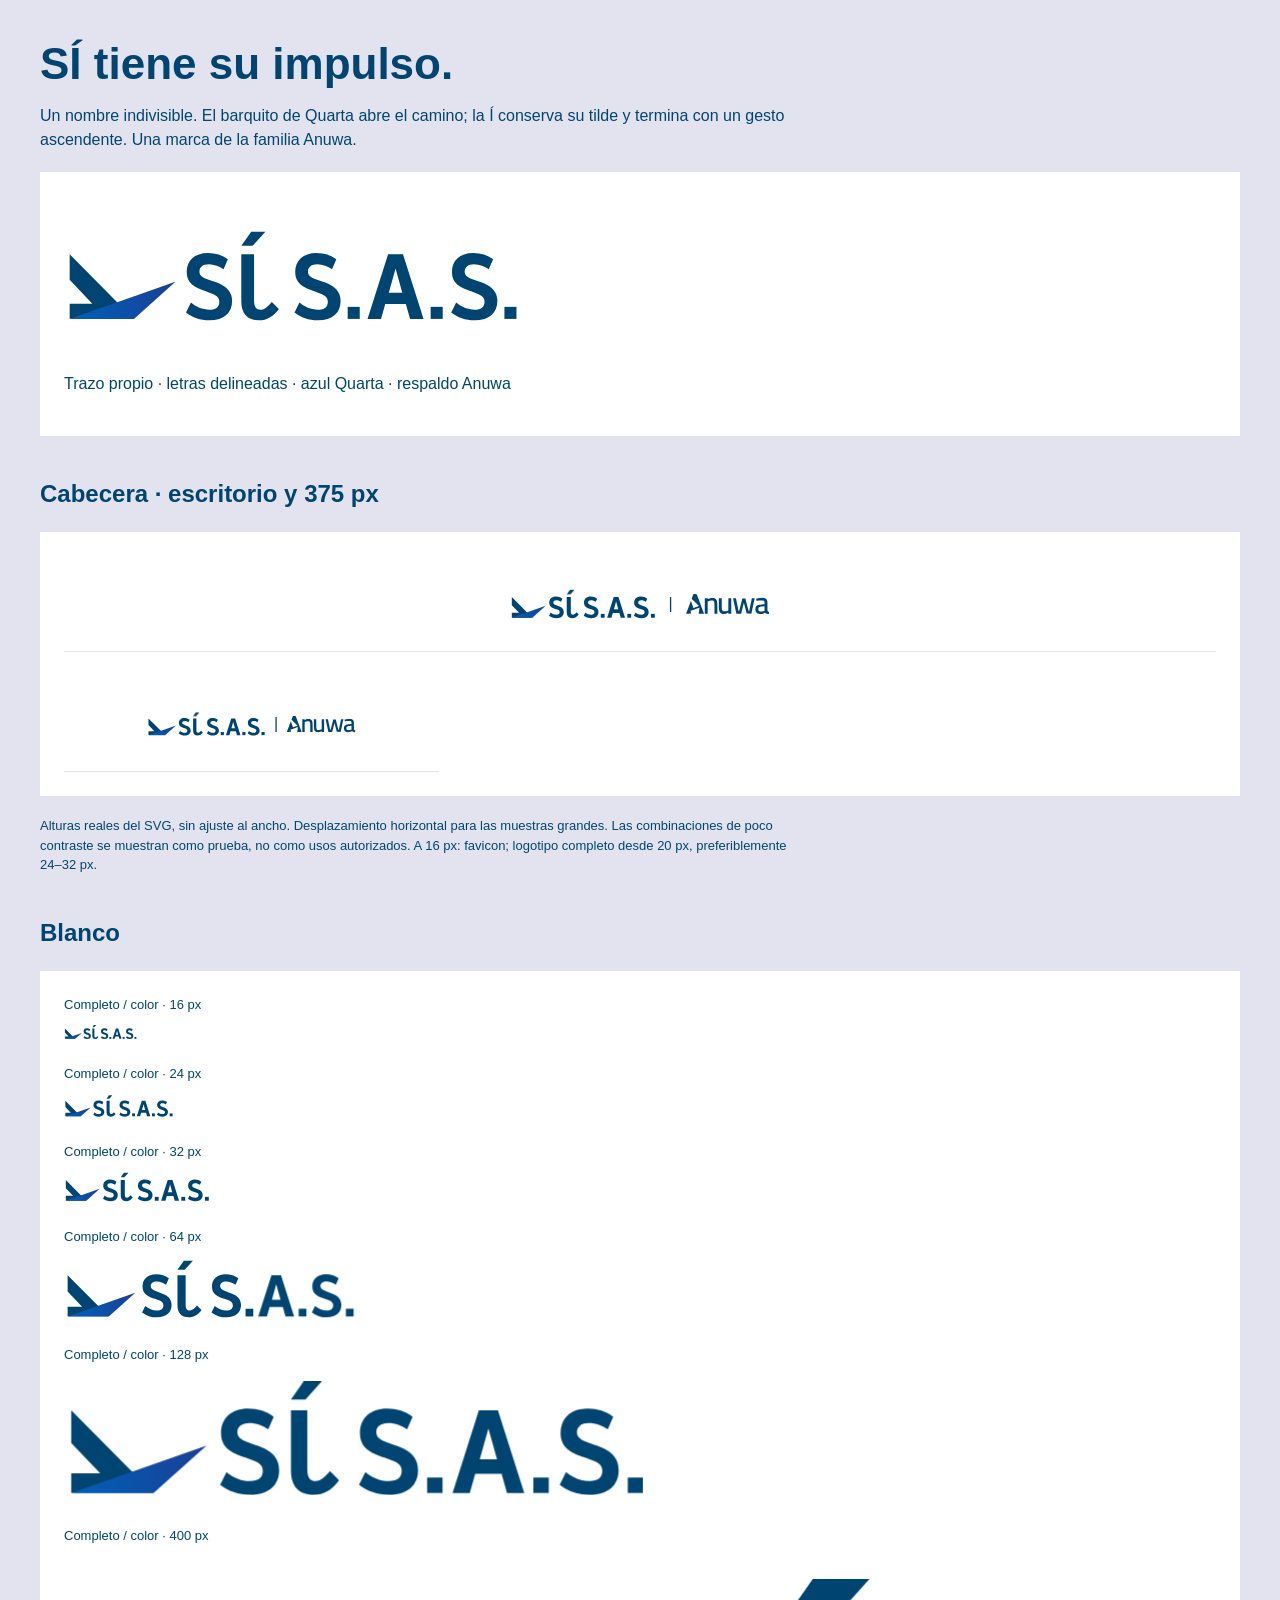
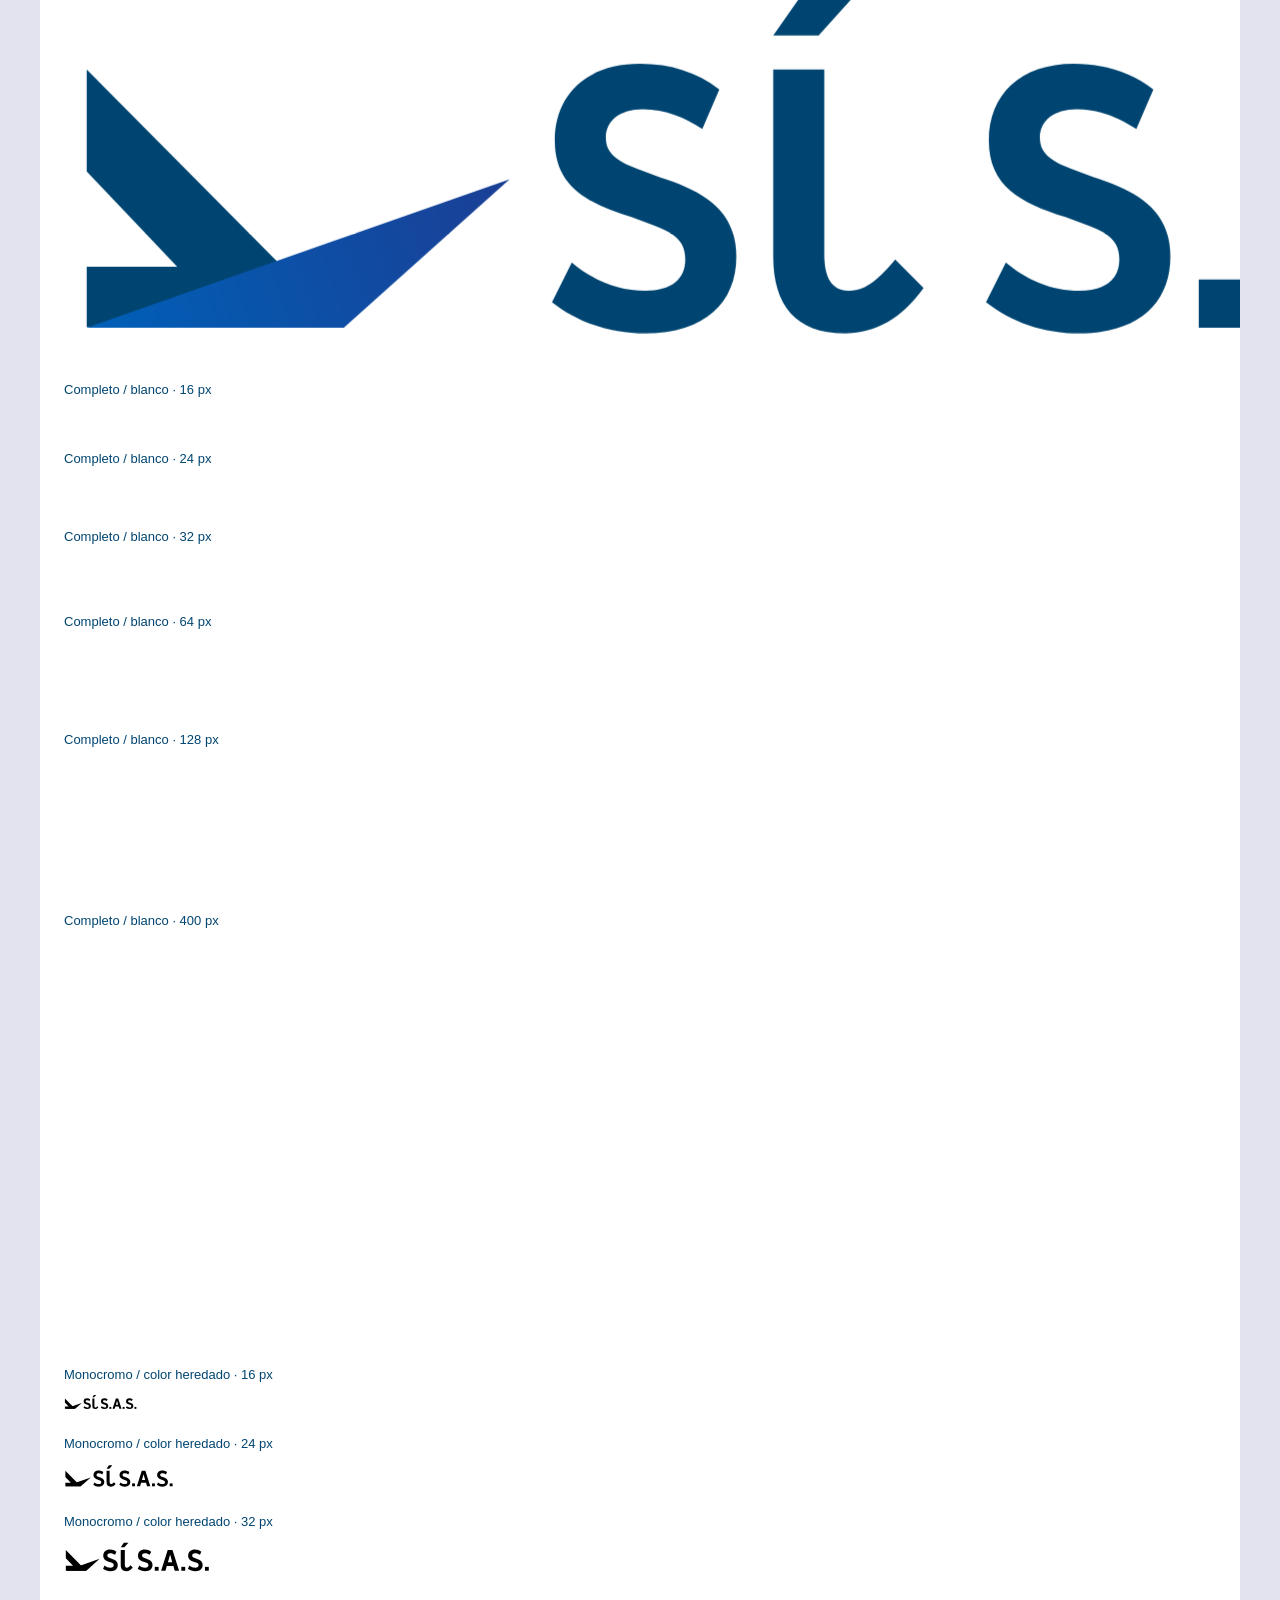
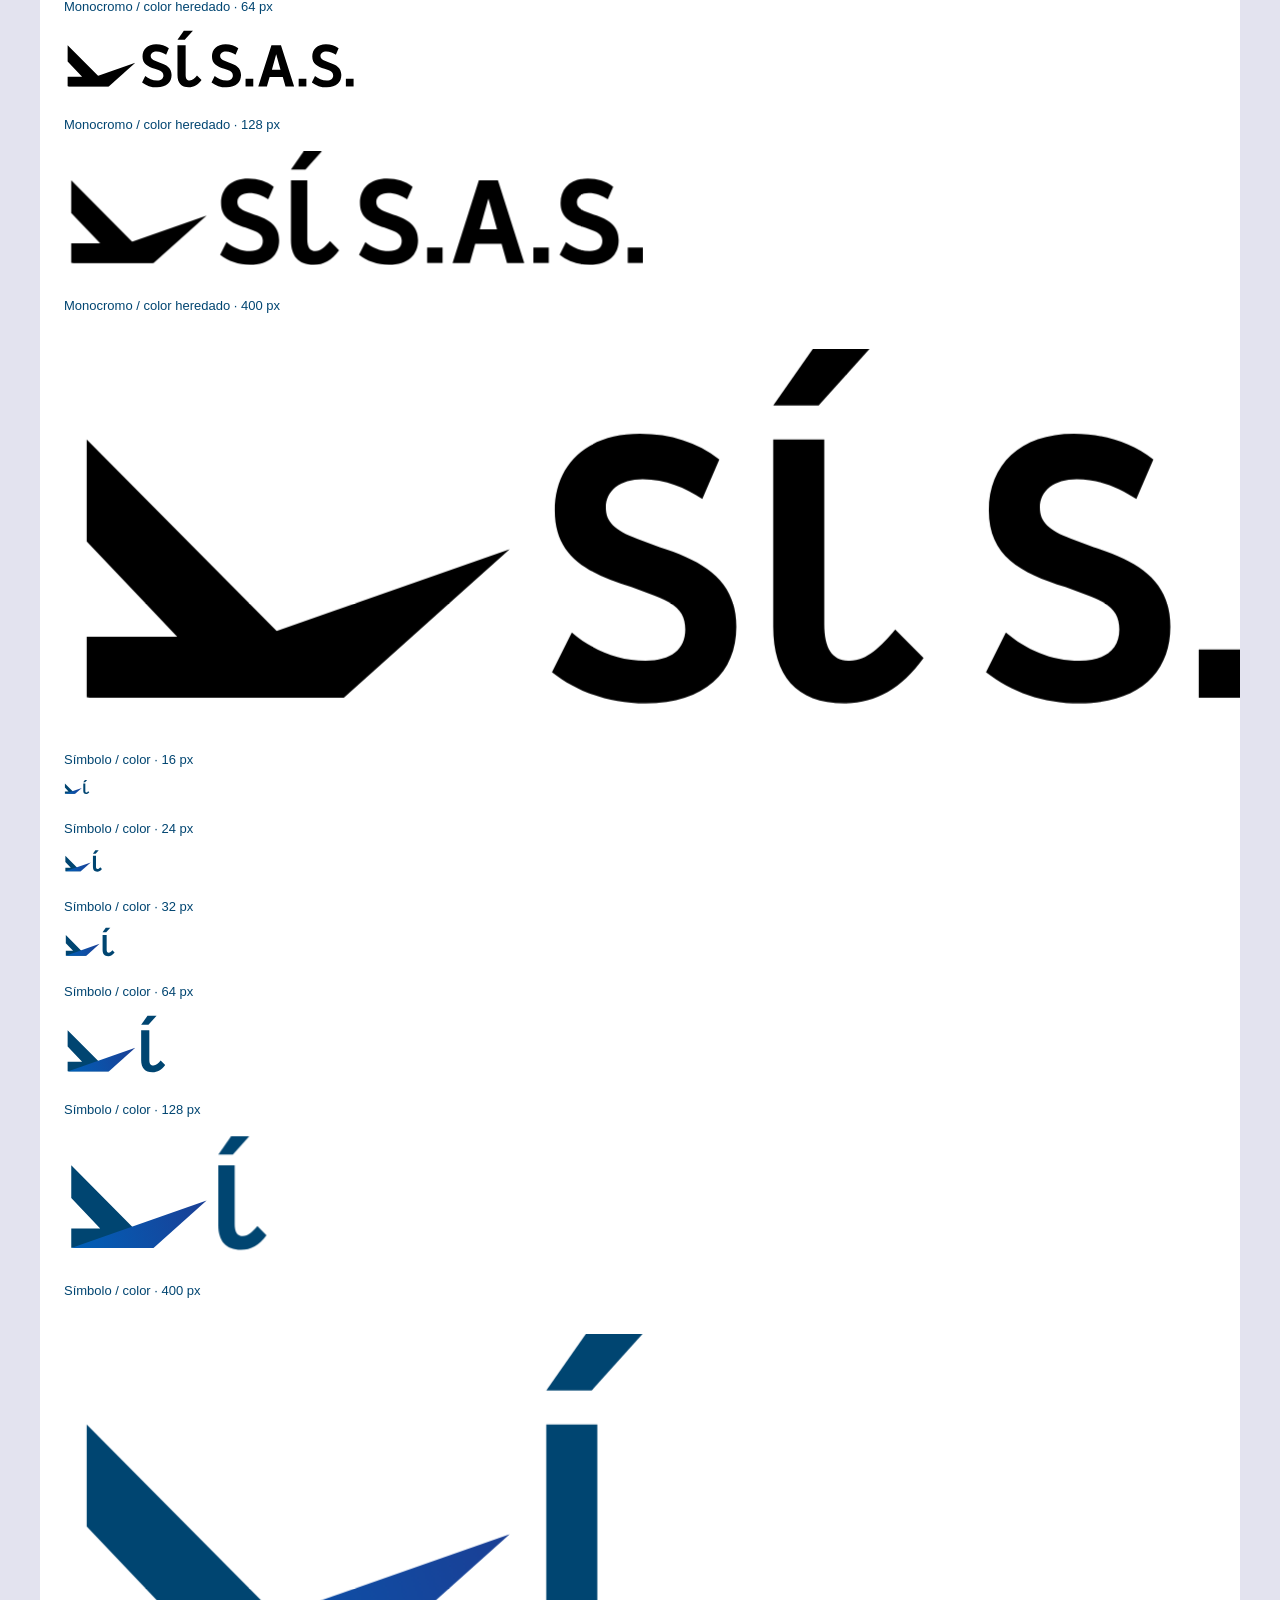
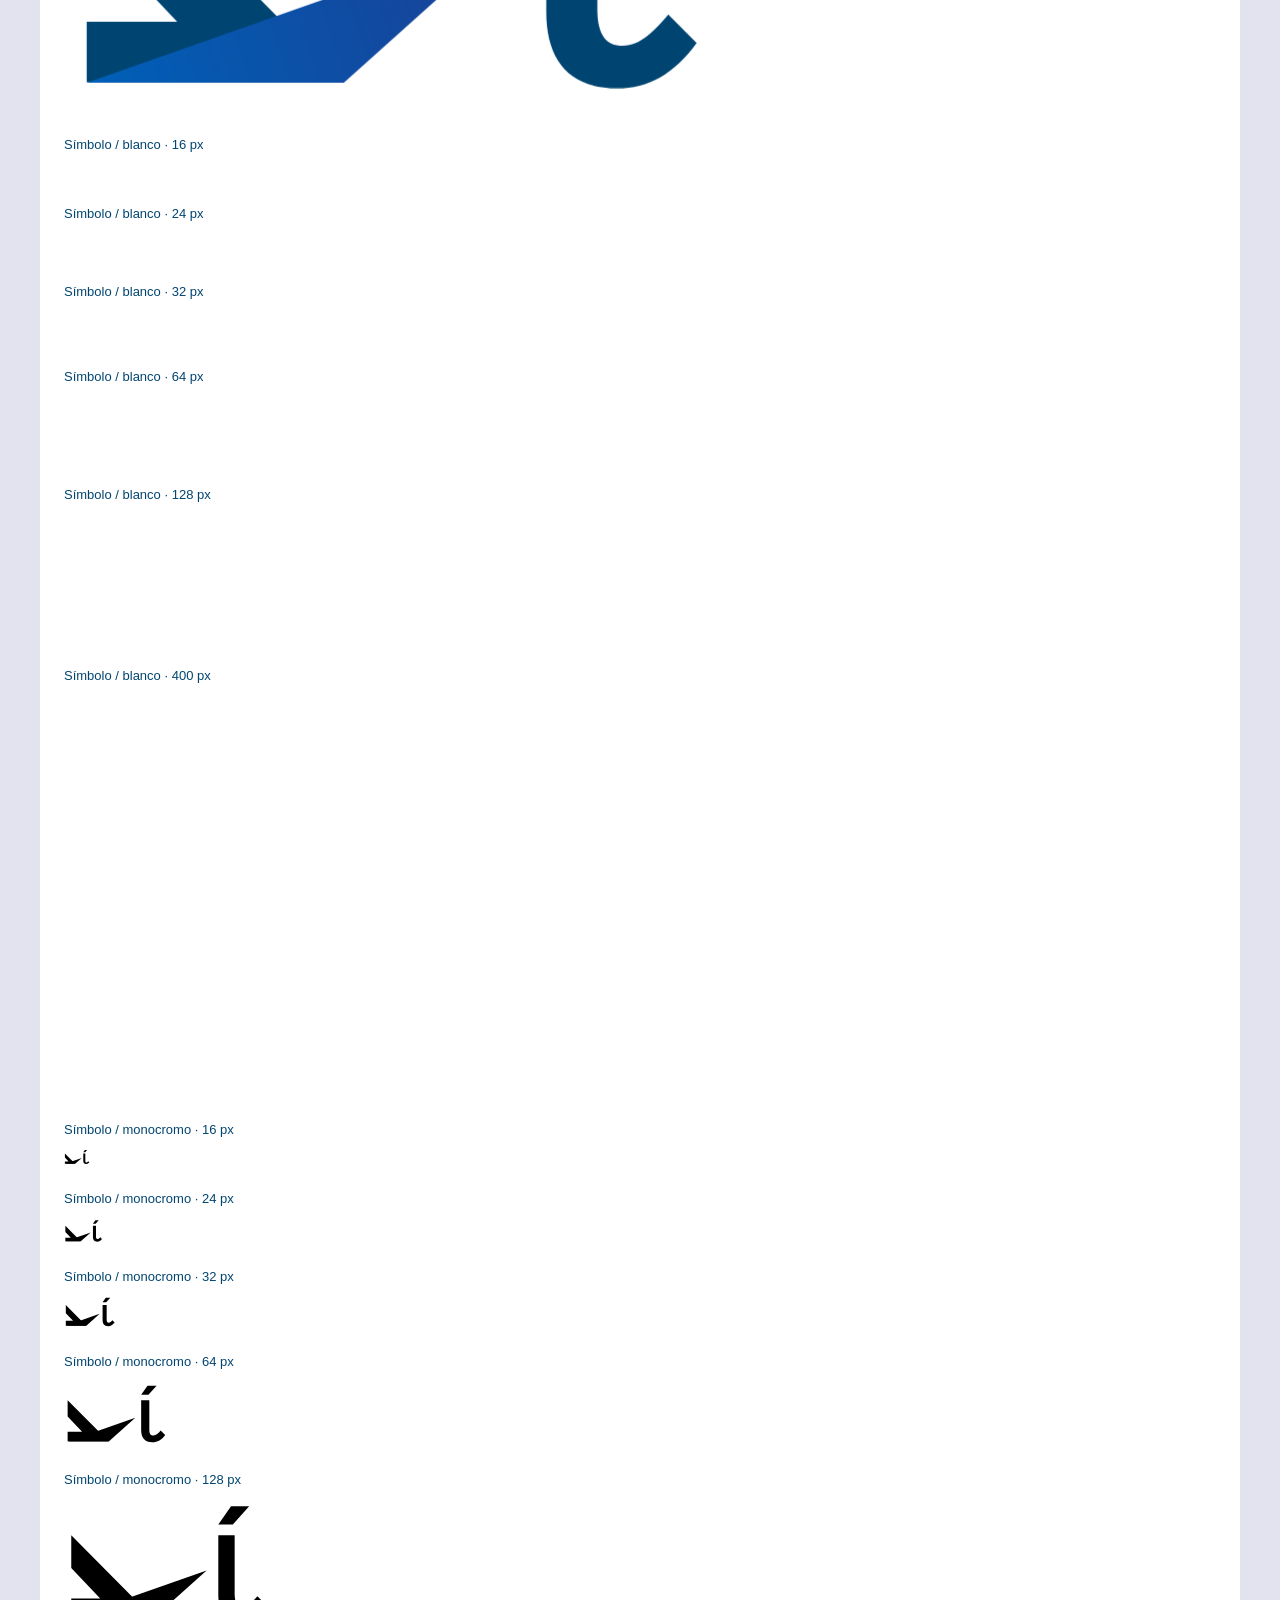
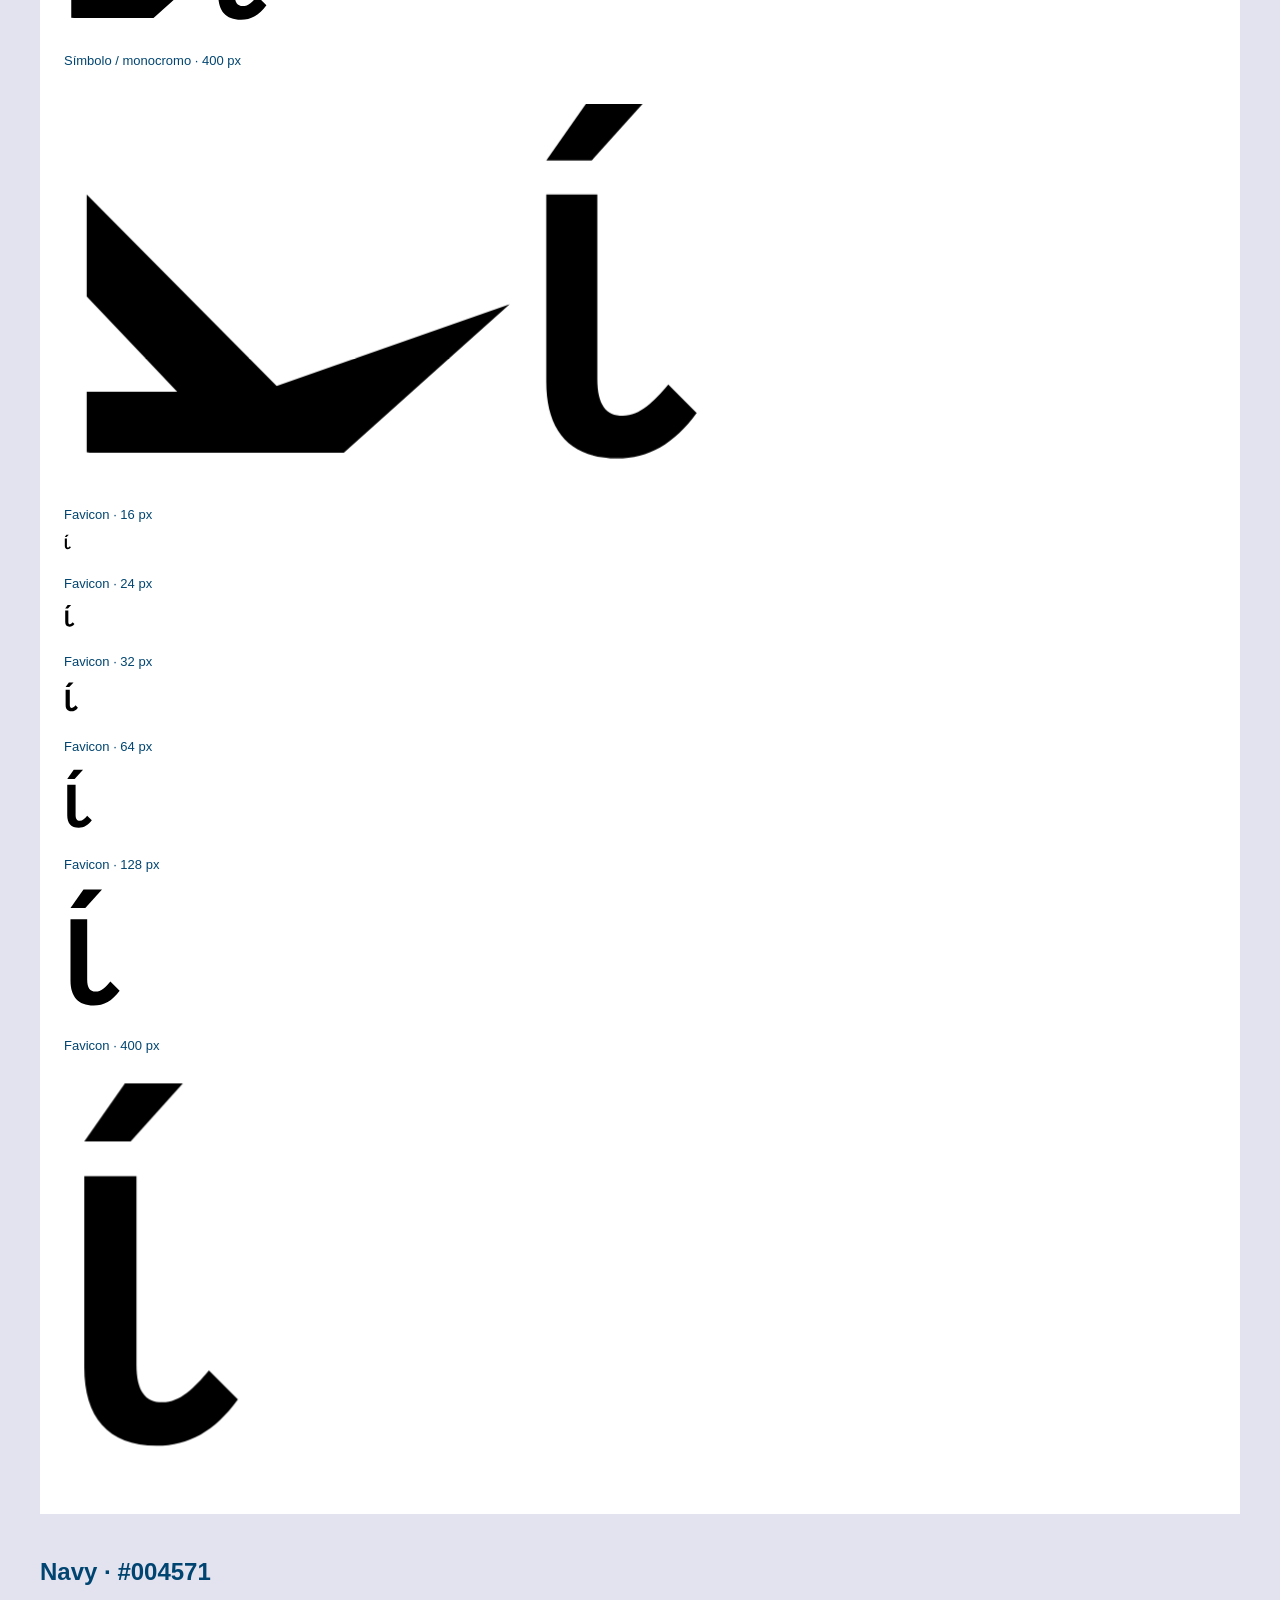
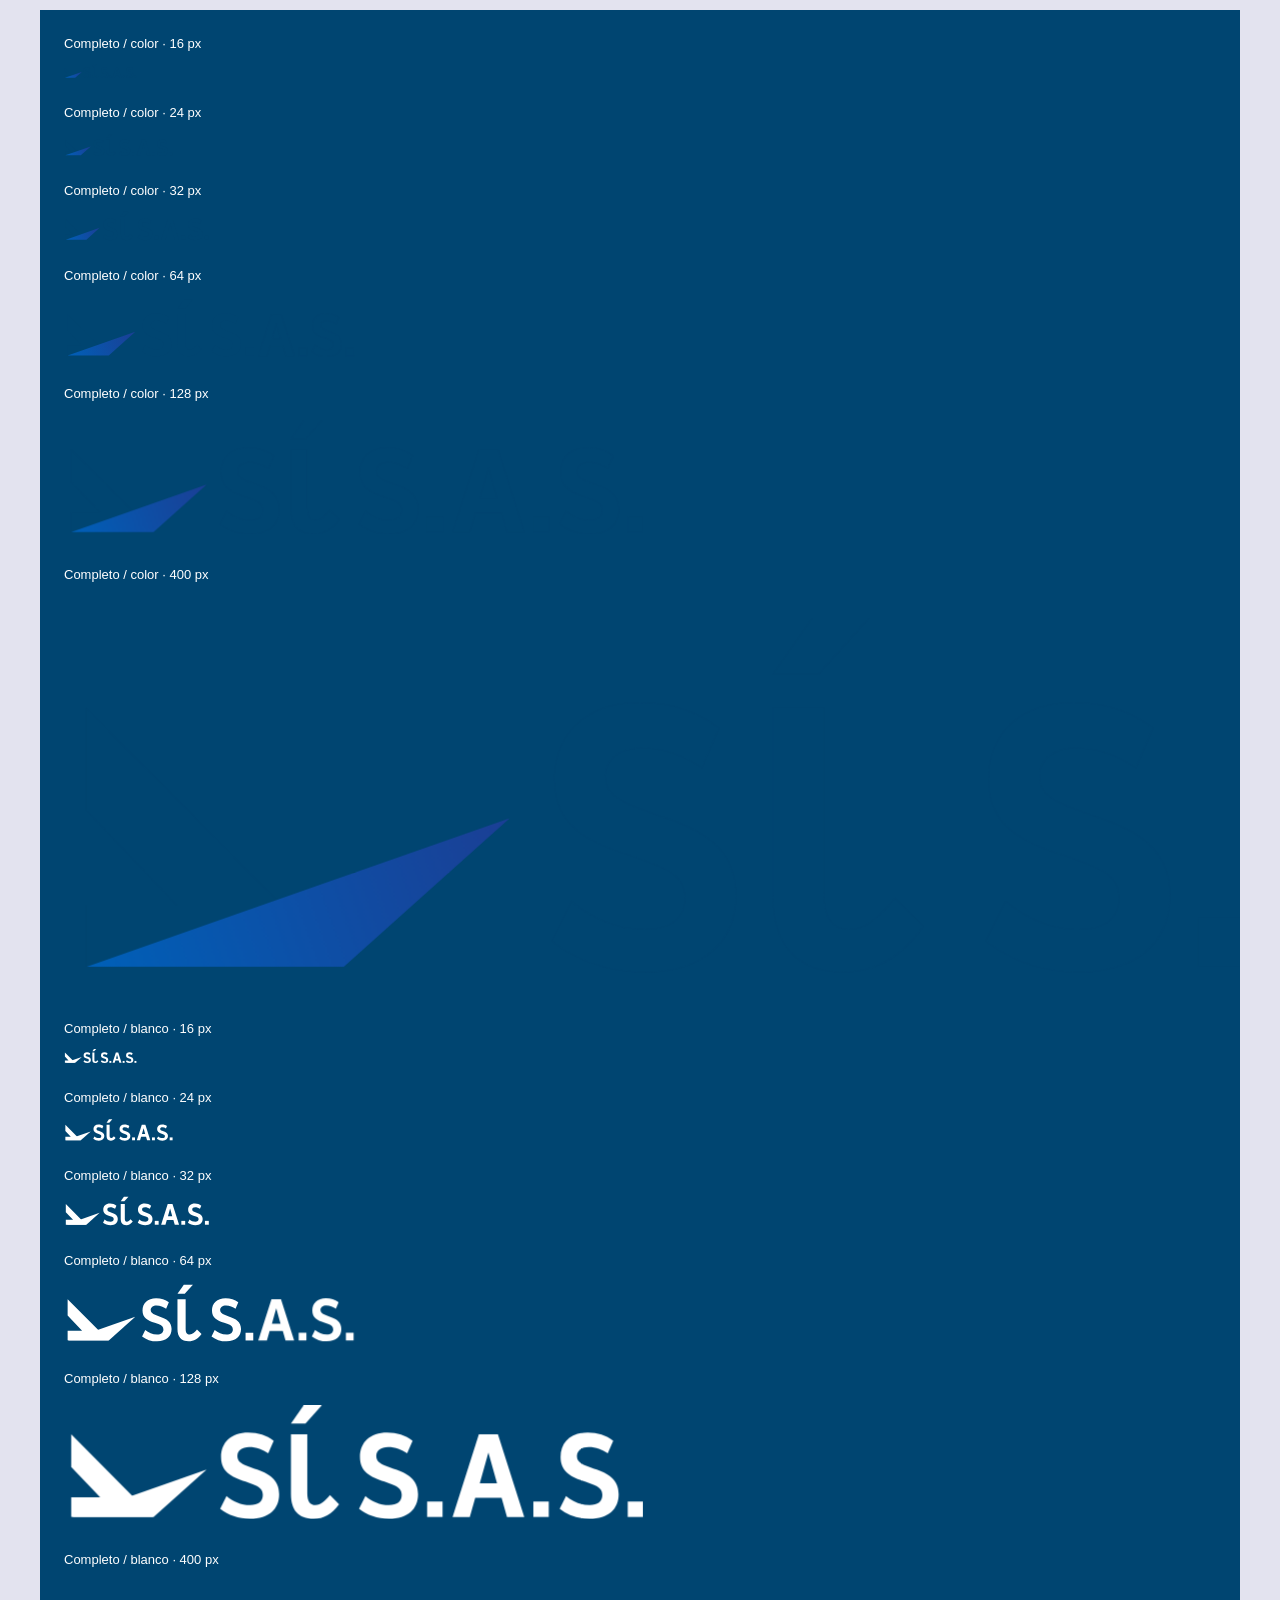
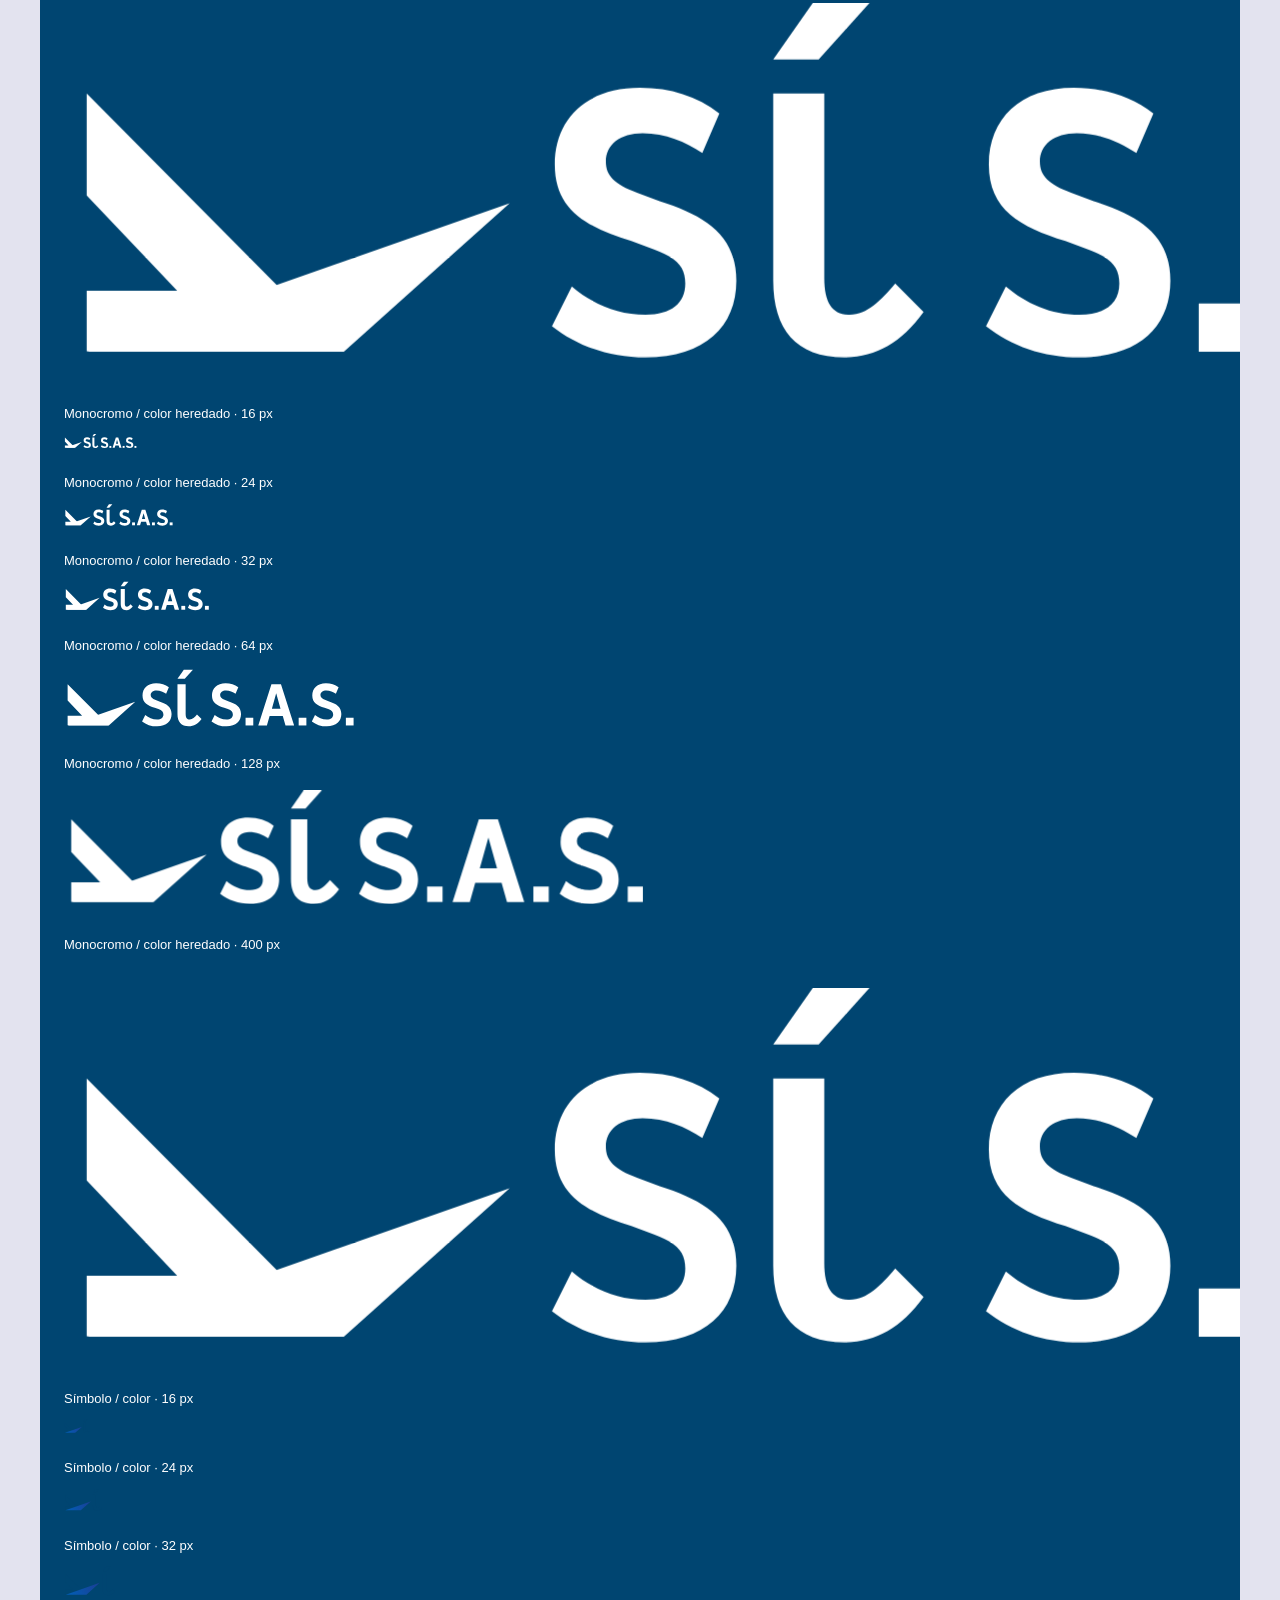
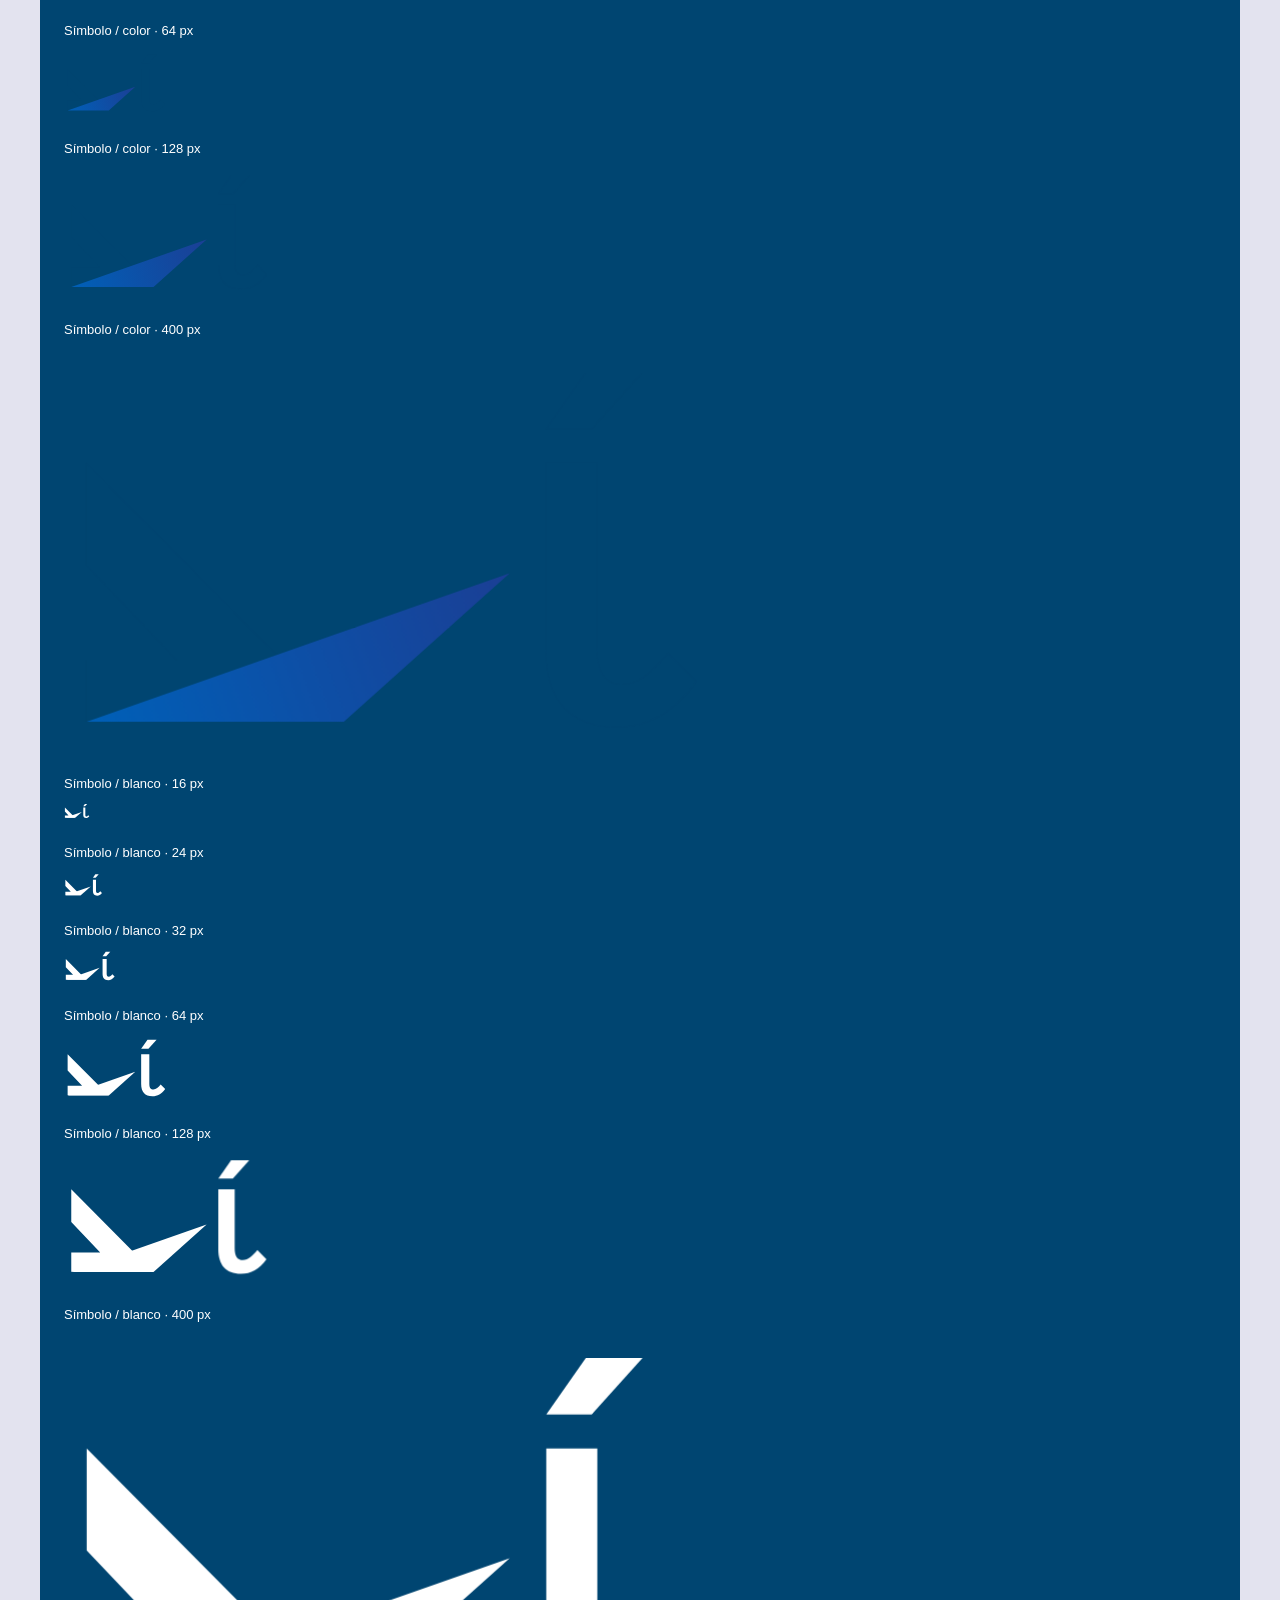
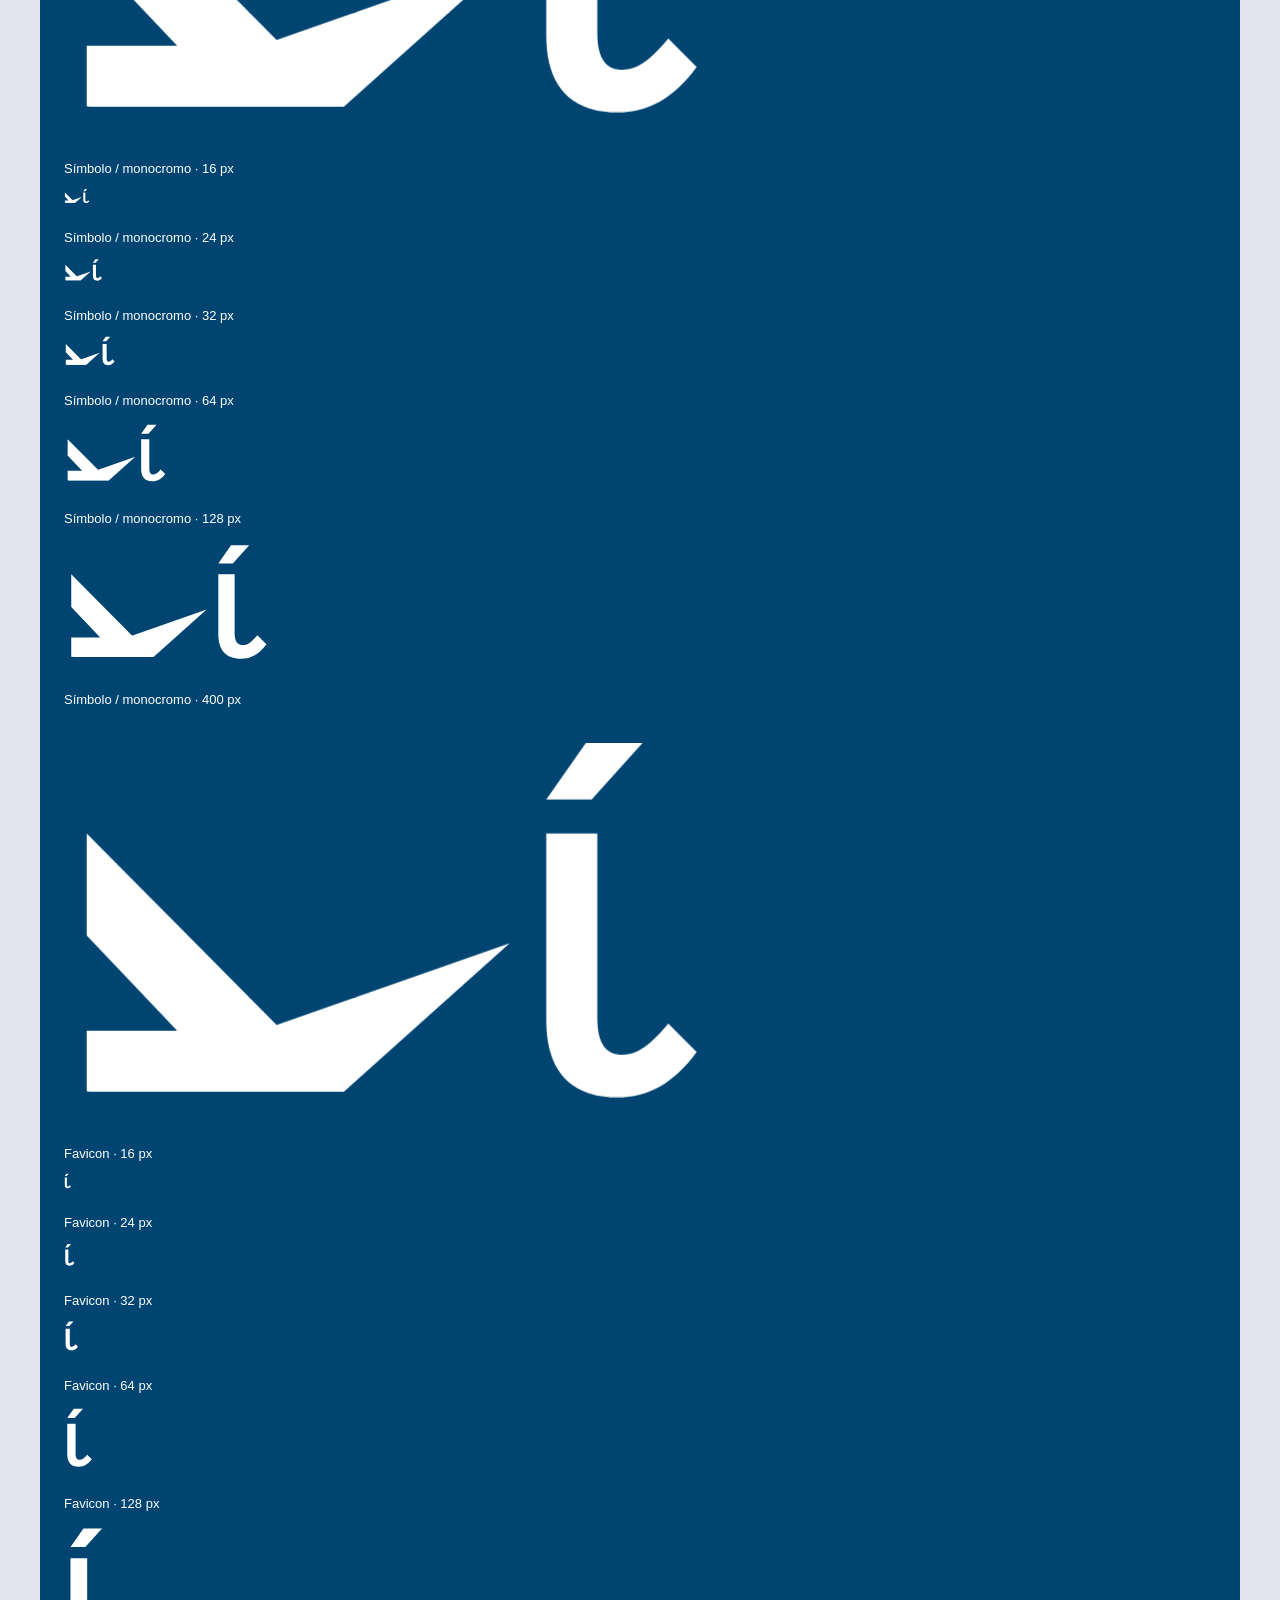
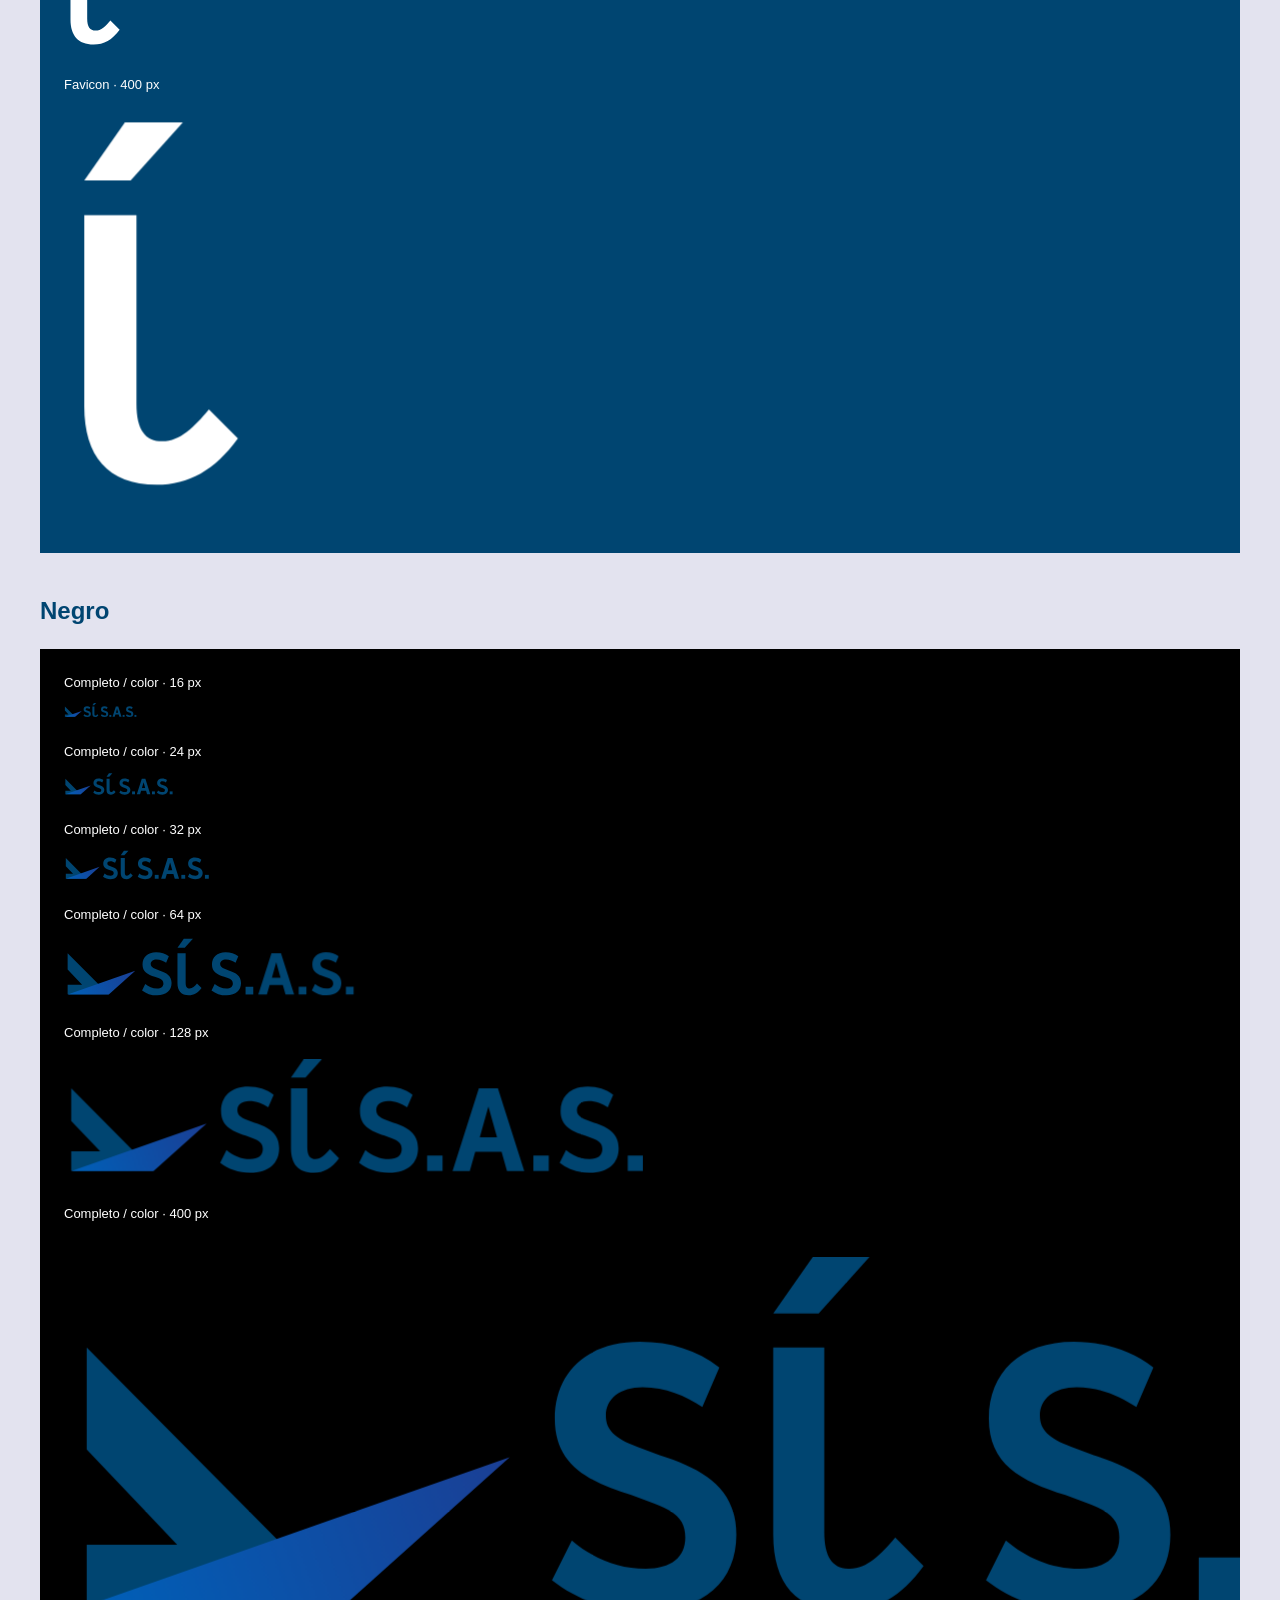
<file: src/static/img/si/preview.html>
<!doctype html><html lang="es"><meta charset="utf-8"><meta name="viewport" content="width=device-width,initial-scale=1"><title>SÍ tiene su impulso — tablero de marca</title><link rel="stylesheet" href="../../css/marca-si.css"><style>
*{box-sizing:border-box}body{margin:0;font:16px/1.5 Arial,sans-serif;color:#004571;background:#E3E3EF}main{padding:40px;max-width:1600px;margin:auto}h1{font-size:44px;line-height:1.1;margin:0 0 16px}h2{font-size:24px;margin:40px 0 16px}p{max-width:760px}section{margin:20px 0;padding:24px;background:white;overflow:auto}figure{margin:0 0 24px;min-width:max-content}figcaption{font-size:13px;margin-bottom:10px}figure svg{display:block;width:auto;max-width:none}.navy{background:#004571;color:white}.black{background:#000;color:white}.muestras{display:flex;align-items:center;gap:40px;padding:30px 0}.cabecera{display:flex;align-items:center;justify-content:center;height:96px;padding:16px 24px;background:white;border-bottom:1px solid #E3E3EF;gap:24px}.cabecera a{color:inherit;text-decoration:none}.cabecera nav{display:flex;gap:24px}.movil{width:375px;padding:16px 20px}.movil .si-logo{height:26px}.movil img{height:18px}.movil .si-endorso{gap:8px}.nota{font-size:13px} @media(max-width:600px){main{padding:20px}h1{font-size:32px}}
</style><main><h1>SÍ tiene su impulso.</h1><p>Un nombre indivisible. El barquito de Quarta abre el camino; la Í conserva su tilde y termina con un gesto ascendente. Una marca de la familia Anuwa.</p>
<section><div class="muestras"><svg style="height:100px" xmlns="http://www.w3.org/2000/svg" viewBox="0 0 646 141" role="img" aria-label="SÍ S.A.S."><defs><linearGradient id="hero" x1="63" y1="249" x2="713" y2="477" gradientUnits="userSpaceOnUse"><stop stop-color="#0060B8"/><stop offset="1" stop-color="#1B3F95"/></linearGradient></defs><g transform="translate(8 40) scale(.22958 -.22958) translate(-63.195 -645.185)"><path fill="#004571" d="M63.195 488.601 202.098 342.543H63.195V249.658H455.656L63.195 645.185Z"/><path fill="url(#hero)" d="M63.324 248.821H457.985L712.641 476.817Z"/></g><g fill="#004571"><path transform="translate(172 40)" d="M59 7C51 1 42-2 31-2C12-2 1 9 1 25C1 41 12 47 28 52L36 55C44 58 47 61 47 67C47 74 42 78 33 78C23 78 14 74 7 68L0 82C9 89 20 93 33 93C54 93 65 82 65 66C65 50 54 43 38 38L30 35C22 32 19 29 19 24C19 18 24 14 32 14C40 14 47 17 53 21Z"/><path transform="translate(250 40)" d="M0 0H18V65C18 74 21 78 27 78C33 78 38 73 43 67L53 77C45 88 36 93 25 93C8 93 0 83 0 66Z"/><path class="si-acento" transform="translate(250 40)" d="M0-12L14-32H34L16-12Z"/><path transform="translate(325 40)" d="M59 7C51 1 42-2 31-2C12-2 1 9 1 25C1 41 12 47 28 52L36 55C44 58 47 61 47 67C47 74 42 78 33 78C23 78 14 74 7 68L0 82C9 89 20 93 33 93C54 93 65 82 65 66C65 50 54 43 38 38L30 35C22 32 19 29 19 24C19 18 24 14 32 14C40 14 47 17 53 21Z"/><path transform="translate(400 40)" d="M0 74H17V91H0Z"/><path transform="translate(428 40)" d="M0 91L29 0H50L79 91H60L54 70H25L19 91ZM30 54H49L39.5 20Z"/><path transform="translate(517 40)" d="M0 74H17V91H0Z"/><path transform="translate(546 40)" d="M59 7C51 1 42-2 31-2C12-2 1 9 1 25C1 41 12 47 28 52L36 55C44 58 47 61 47 67C47 74 42 78 33 78C23 78 14 74 7 68L0 82C9 89 20 93 33 93C54 93 65 82 65 66C65 50 54 43 38 38L30 35C22 32 19 29 19 24C19 18 24 14 32 14C40 14 47 17 53 21Z"/><path transform="translate(621 40)" d="M0 74H17V91H0Z"/></g></svg></div><p>Trazo propio · letras delineadas · azul Quarta · respaldo Anuwa</p></section><h2>Cabecera · escritorio y 375 px</h2><section>
<div class="cabecera"><a class="si-endorso" href="#"><svg class="si-logo" xmlns="http://www.w3.org/2000/svg" viewBox="0 0 646 141" role="img" aria-label="SÍ S.A.S."><defs><linearGradient id="desktop" x1="63" y1="249" x2="713" y2="477" gradientUnits="userSpaceOnUse"><stop stop-color="#0060B8"/><stop offset="1" stop-color="#1B3F95"/></linearGradient></defs><g transform="translate(8 40) scale(.22958 -.22958) translate(-63.195 -645.185)"><path fill="#004571" d="M63.195 488.601 202.098 342.543H63.195V249.658H455.656L63.195 645.185Z"/><path fill="url(#desktop)" d="M63.324 248.821H457.985L712.641 476.817Z"/></g><g fill="#004571"><path transform="translate(172 40)" d="M59 7C51 1 42-2 31-2C12-2 1 9 1 25C1 41 12 47 28 52L36 55C44 58 47 61 47 67C47 74 42 78 33 78C23 78 14 74 7 68L0 82C9 89 20 93 33 93C54 93 65 82 65 66C65 50 54 43 38 38L30 35C22 32 19 29 19 24C19 18 24 14 32 14C40 14 47 17 53 21Z"/><path transform="translate(250 40)" d="M0 0H18V65C18 74 21 78 27 78C33 78 38 73 43 67L53 77C45 88 36 93 25 93C8 93 0 83 0 66Z"/><path class="si-acento" transform="translate(250 40)" d="M0-12L14-32H34L16-12Z"/><path transform="translate(325 40)" d="M59 7C51 1 42-2 31-2C12-2 1 9 1 25C1 41 12 47 28 52L36 55C44 58 47 61 47 67C47 74 42 78 33 78C23 78 14 74 7 68L0 82C9 89 20 93 33 93C54 93 65 82 65 66C65 50 54 43 38 38L30 35C22 32 19 29 19 24C19 18 24 14 32 14C40 14 47 17 53 21Z"/><path transform="translate(400 40)" d="M0 74H17V91H0Z"/><path transform="translate(428 40)" d="M0 91L29 0H50L79 91H60L54 70H25L19 91ZM30 54H49L39.5 20Z"/><path transform="translate(517 40)" d="M0 74H17V91H0Z"/><path transform="translate(546 40)" d="M59 7C51 1 42-2 31-2C12-2 1 9 1 25C1 41 12 47 28 52L36 55C44 58 47 61 47 67C47 74 42 78 33 78C23 78 14 74 7 68L0 82C9 89 20 93 33 93C54 93 65 82 65 66C65 50 54 43 38 38L30 35C22 32 19 29 19 24C19 18 24 14 32 14C40 14 47 17 53 21Z"/><path transform="translate(621 40)" d="M0 74H17V91H0Z"/></g></svg><span aria-hidden="true">|</span><img src="../logo_anuwa.svg" alt="Anuwa"></a></div><br>
<div class="cabecera movil"><a class="si-endorso" href="#"><svg class="si-logo" xmlns="http://www.w3.org/2000/svg" viewBox="0 0 646 141" role="img" aria-label="SÍ S.A.S."><defs><linearGradient id="mobile" x1="63" y1="249" x2="713" y2="477" gradientUnits="userSpaceOnUse"><stop stop-color="#0060B8"/><stop offset="1" stop-color="#1B3F95"/></linearGradient></defs><g transform="translate(8 40) scale(.22958 -.22958) translate(-63.195 -645.185)"><path fill="#004571" d="M63.195 488.601 202.098 342.543H63.195V249.658H455.656L63.195 645.185Z"/><path fill="url(#mobile)" d="M63.324 248.821H457.985L712.641 476.817Z"/></g><g fill="#004571"><path transform="translate(172 40)" d="M59 7C51 1 42-2 31-2C12-2 1 9 1 25C1 41 12 47 28 52L36 55C44 58 47 61 47 67C47 74 42 78 33 78C23 78 14 74 7 68L0 82C9 89 20 93 33 93C54 93 65 82 65 66C65 50 54 43 38 38L30 35C22 32 19 29 19 24C19 18 24 14 32 14C40 14 47 17 53 21Z"/><path transform="translate(250 40)" d="M0 0H18V65C18 74 21 78 27 78C33 78 38 73 43 67L53 77C45 88 36 93 25 93C8 93 0 83 0 66Z"/><path class="si-acento" transform="translate(250 40)" d="M0-12L14-32H34L16-12Z"/><path transform="translate(325 40)" d="M59 7C51 1 42-2 31-2C12-2 1 9 1 25C1 41 12 47 28 52L36 55C44 58 47 61 47 67C47 74 42 78 33 78C23 78 14 74 7 68L0 82C9 89 20 93 33 93C54 93 65 82 65 66C65 50 54 43 38 38L30 35C22 32 19 29 19 24C19 18 24 14 32 14C40 14 47 17 53 21Z"/><path transform="translate(400 40)" d="M0 74H17V91H0Z"/><path transform="translate(428 40)" d="M0 91L29 0H50L79 91H60L54 70H25L19 91ZM30 54H49L39.5 20Z"/><path transform="translate(517 40)" d="M0 74H17V91H0Z"/><path transform="translate(546 40)" d="M59 7C51 1 42-2 31-2C12-2 1 9 1 25C1 41 12 47 28 52L36 55C44 58 47 61 47 67C47 74 42 78 33 78C23 78 14 74 7 68L0 82C9 89 20 93 33 93C54 93 65 82 65 66C65 50 54 43 38 38L30 35C22 32 19 29 19 24C19 18 24 14 32 14C40 14 47 17 53 21Z"/><path transform="translate(621 40)" d="M0 74H17V91H0Z"/></g></svg><span aria-hidden="true">|</span><img src="../logo_anuwa.svg" alt="Anuwa"></a></div></section>
<p class="nota">Alturas reales del SVG, sin ajuste al ancho. Desplazamiento horizontal para las muestras grandes. Las combinaciones de poco contraste se muestran como prueba, no como usos autorizados. A 16 px: favicon; logotipo completo desde 20 px, preferiblemente 24–32 px.</p><h2>Blanco</h2><section class="white"><figure><figcaption>Completo / color · 16 px</figcaption><svg style="height:16px;color:#000" xmlns="http://www.w3.org/2000/svg" viewBox="0 0 646 141" role="img" aria-label="SÍ S.A.S."><defs><linearGradient id="prueba-1" x1="63" y1="249" x2="713" y2="477" gradientUnits="userSpaceOnUse"><stop stop-color="#0060B8"/><stop offset="1" stop-color="#1B3F95"/></linearGradient></defs><g transform="translate(8 40) scale(.22958 -.22958) translate(-63.195 -645.185)"><path fill="#004571" d="M63.195 488.601 202.098 342.543H63.195V249.658H455.656L63.195 645.185Z"/><path fill="url(#prueba-1)" d="M63.324 248.821H457.985L712.641 476.817Z"/></g><g fill="#004571"><path transform="translate(172 40)" d="M59 7C51 1 42-2 31-2C12-2 1 9 1 25C1 41 12 47 28 52L36 55C44 58 47 61 47 67C47 74 42 78 33 78C23 78 14 74 7 68L0 82C9 89 20 93 33 93C54 93 65 82 65 66C65 50 54 43 38 38L30 35C22 32 19 29 19 24C19 18 24 14 32 14C40 14 47 17 53 21Z"/><path transform="translate(250 40)" d="M0 0H18V65C18 74 21 78 27 78C33 78 38 73 43 67L53 77C45 88 36 93 25 93C8 93 0 83 0 66Z"/><path class="si-acento" transform="translate(250 40)" d="M0-12L14-32H34L16-12Z"/><path transform="translate(325 40)" d="M59 7C51 1 42-2 31-2C12-2 1 9 1 25C1 41 12 47 28 52L36 55C44 58 47 61 47 67C47 74 42 78 33 78C23 78 14 74 7 68L0 82C9 89 20 93 33 93C54 93 65 82 65 66C65 50 54 43 38 38L30 35C22 32 19 29 19 24C19 18 24 14 32 14C40 14 47 17 53 21Z"/><path transform="translate(400 40)" d="M0 74H17V91H0Z"/><path transform="translate(428 40)" d="M0 91L29 0H50L79 91H60L54 70H25L19 91ZM30 54H49L39.5 20Z"/><path transform="translate(517 40)" d="M0 74H17V91H0Z"/><path transform="translate(546 40)" d="M59 7C51 1 42-2 31-2C12-2 1 9 1 25C1 41 12 47 28 52L36 55C44 58 47 61 47 67C47 74 42 78 33 78C23 78 14 74 7 68L0 82C9 89 20 93 33 93C54 93 65 82 65 66C65 50 54 43 38 38L30 35C22 32 19 29 19 24C19 18 24 14 32 14C40 14 47 17 53 21Z"/><path transform="translate(621 40)" d="M0 74H17V91H0Z"/></g></svg></figure><figure><figcaption>Completo / color · 24 px</figcaption><svg style="height:24px;color:#000" xmlns="http://www.w3.org/2000/svg" viewBox="0 0 646 141" role="img" aria-label="SÍ S.A.S."><defs><linearGradient id="prueba-2" x1="63" y1="249" x2="713" y2="477" gradientUnits="userSpaceOnUse"><stop stop-color="#0060B8"/><stop offset="1" stop-color="#1B3F95"/></linearGradient></defs><g transform="translate(8 40) scale(.22958 -.22958) translate(-63.195 -645.185)"><path fill="#004571" d="M63.195 488.601 202.098 342.543H63.195V249.658H455.656L63.195 645.185Z"/><path fill="url(#prueba-2)" d="M63.324 248.821H457.985L712.641 476.817Z"/></g><g fill="#004571"><path transform="translate(172 40)" d="M59 7C51 1 42-2 31-2C12-2 1 9 1 25C1 41 12 47 28 52L36 55C44 58 47 61 47 67C47 74 42 78 33 78C23 78 14 74 7 68L0 82C9 89 20 93 33 93C54 93 65 82 65 66C65 50 54 43 38 38L30 35C22 32 19 29 19 24C19 18 24 14 32 14C40 14 47 17 53 21Z"/><path transform="translate(250 40)" d="M0 0H18V65C18 74 21 78 27 78C33 78 38 73 43 67L53 77C45 88 36 93 25 93C8 93 0 83 0 66Z"/><path class="si-acento" transform="translate(250 40)" d="M0-12L14-32H34L16-12Z"/><path transform="translate(325 40)" d="M59 7C51 1 42-2 31-2C12-2 1 9 1 25C1 41 12 47 28 52L36 55C44 58 47 61 47 67C47 74 42 78 33 78C23 78 14 74 7 68L0 82C9 89 20 93 33 93C54 93 65 82 65 66C65 50 54 43 38 38L30 35C22 32 19 29 19 24C19 18 24 14 32 14C40 14 47 17 53 21Z"/><path transform="translate(400 40)" d="M0 74H17V91H0Z"/><path transform="translate(428 40)" d="M0 91L29 0H50L79 91H60L54 70H25L19 91ZM30 54H49L39.5 20Z"/><path transform="translate(517 40)" d="M0 74H17V91H0Z"/><path transform="translate(546 40)" d="M59 7C51 1 42-2 31-2C12-2 1 9 1 25C1 41 12 47 28 52L36 55C44 58 47 61 47 67C47 74 42 78 33 78C23 78 14 74 7 68L0 82C9 89 20 93 33 93C54 93 65 82 65 66C65 50 54 43 38 38L30 35C22 32 19 29 19 24C19 18 24 14 32 14C40 14 47 17 53 21Z"/><path transform="translate(621 40)" d="M0 74H17V91H0Z"/></g></svg></figure><figure><figcaption>Completo / color · 32 px</figcaption><svg style="height:32px;color:#000" xmlns="http://www.w3.org/2000/svg" viewBox="0 0 646 141" role="img" aria-label="SÍ S.A.S."><defs><linearGradient id="prueba-3" x1="63" y1="249" x2="713" y2="477" gradientUnits="userSpaceOnUse"><stop stop-color="#0060B8"/><stop offset="1" stop-color="#1B3F95"/></linearGradient></defs><g transform="translate(8 40) scale(.22958 -.22958) translate(-63.195 -645.185)"><path fill="#004571" d="M63.195 488.601 202.098 342.543H63.195V249.658H455.656L63.195 645.185Z"/><path fill="url(#prueba-3)" d="M63.324 248.821H457.985L712.641 476.817Z"/></g><g fill="#004571"><path transform="translate(172 40)" d="M59 7C51 1 42-2 31-2C12-2 1 9 1 25C1 41 12 47 28 52L36 55C44 58 47 61 47 67C47 74 42 78 33 78C23 78 14 74 7 68L0 82C9 89 20 93 33 93C54 93 65 82 65 66C65 50 54 43 38 38L30 35C22 32 19 29 19 24C19 18 24 14 32 14C40 14 47 17 53 21Z"/><path transform="translate(250 40)" d="M0 0H18V65C18 74 21 78 27 78C33 78 38 73 43 67L53 77C45 88 36 93 25 93C8 93 0 83 0 66Z"/><path class="si-acento" transform="translate(250 40)" d="M0-12L14-32H34L16-12Z"/><path transform="translate(325 40)" d="M59 7C51 1 42-2 31-2C12-2 1 9 1 25C1 41 12 47 28 52L36 55C44 58 47 61 47 67C47 74 42 78 33 78C23 78 14 74 7 68L0 82C9 89 20 93 33 93C54 93 65 82 65 66C65 50 54 43 38 38L30 35C22 32 19 29 19 24C19 18 24 14 32 14C40 14 47 17 53 21Z"/><path transform="translate(400 40)" d="M0 74H17V91H0Z"/><path transform="translate(428 40)" d="M0 91L29 0H50L79 91H60L54 70H25L19 91ZM30 54H49L39.5 20Z"/><path transform="translate(517 40)" d="M0 74H17V91H0Z"/><path transform="translate(546 40)" d="M59 7C51 1 42-2 31-2C12-2 1 9 1 25C1 41 12 47 28 52L36 55C44 58 47 61 47 67C47 74 42 78 33 78C23 78 14 74 7 68L0 82C9 89 20 93 33 93C54 93 65 82 65 66C65 50 54 43 38 38L30 35C22 32 19 29 19 24C19 18 24 14 32 14C40 14 47 17 53 21Z"/><path transform="translate(621 40)" d="M0 74H17V91H0Z"/></g></svg></figure><figure><figcaption>Completo / color · 64 px</figcaption><svg style="height:64px;color:#000" xmlns="http://www.w3.org/2000/svg" viewBox="0 0 646 141" role="img" aria-label="SÍ S.A.S."><defs><linearGradient id="prueba-4" x1="63" y1="249" x2="713" y2="477" gradientUnits="userSpaceOnUse"><stop stop-color="#0060B8"/><stop offset="1" stop-color="#1B3F95"/></linearGradient></defs><g transform="translate(8 40) scale(.22958 -.22958) translate(-63.195 -645.185)"><path fill="#004571" d="M63.195 488.601 202.098 342.543H63.195V249.658H455.656L63.195 645.185Z"/><path fill="url(#prueba-4)" d="M63.324 248.821H457.985L712.641 476.817Z"/></g><g fill="#004571"><path transform="translate(172 40)" d="M59 7C51 1 42-2 31-2C12-2 1 9 1 25C1 41 12 47 28 52L36 55C44 58 47 61 47 67C47 74 42 78 33 78C23 78 14 74 7 68L0 82C9 89 20 93 33 93C54 93 65 82 65 66C65 50 54 43 38 38L30 35C22 32 19 29 19 24C19 18 24 14 32 14C40 14 47 17 53 21Z"/><path transform="translate(250 40)" d="M0 0H18V65C18 74 21 78 27 78C33 78 38 73 43 67L53 77C45 88 36 93 25 93C8 93 0 83 0 66Z"/><path class="si-acento" transform="translate(250 40)" d="M0-12L14-32H34L16-12Z"/><path transform="translate(325 40)" d="M59 7C51 1 42-2 31-2C12-2 1 9 1 25C1 41 12 47 28 52L36 55C44 58 47 61 47 67C47 74 42 78 33 78C23 78 14 74 7 68L0 82C9 89 20 93 33 93C54 93 65 82 65 66C65 50 54 43 38 38L30 35C22 32 19 29 19 24C19 18 24 14 32 14C40 14 47 17 53 21Z"/><path transform="translate(400 40)" d="M0 74H17V91H0Z"/><path transform="translate(428 40)" d="M0 91L29 0H50L79 91H60L54 70H25L19 91ZM30 54H49L39.5 20Z"/><path transform="translate(517 40)" d="M0 74H17V91H0Z"/><path transform="translate(546 40)" d="M59 7C51 1 42-2 31-2C12-2 1 9 1 25C1 41 12 47 28 52L36 55C44 58 47 61 47 67C47 74 42 78 33 78C23 78 14 74 7 68L0 82C9 89 20 93 33 93C54 93 65 82 65 66C65 50 54 43 38 38L30 35C22 32 19 29 19 24C19 18 24 14 32 14C40 14 47 17 53 21Z"/><path transform="translate(621 40)" d="M0 74H17V91H0Z"/></g></svg></figure><figure><figcaption>Completo / color · 128 px</figcaption><svg style="height:128px;color:#000" xmlns="http://www.w3.org/2000/svg" viewBox="0 0 646 141" role="img" aria-label="SÍ S.A.S."><defs><linearGradient id="prueba-5" x1="63" y1="249" x2="713" y2="477" gradientUnits="userSpaceOnUse"><stop stop-color="#0060B8"/><stop offset="1" stop-color="#1B3F95"/></linearGradient></defs><g transform="translate(8 40) scale(.22958 -.22958) translate(-63.195 -645.185)"><path fill="#004571" d="M63.195 488.601 202.098 342.543H63.195V249.658H455.656L63.195 645.185Z"/><path fill="url(#prueba-5)" d="M63.324 248.821H457.985L712.641 476.817Z"/></g><g fill="#004571"><path transform="translate(172 40)" d="M59 7C51 1 42-2 31-2C12-2 1 9 1 25C1 41 12 47 28 52L36 55C44 58 47 61 47 67C47 74 42 78 33 78C23 78 14 74 7 68L0 82C9 89 20 93 33 93C54 93 65 82 65 66C65 50 54 43 38 38L30 35C22 32 19 29 19 24C19 18 24 14 32 14C40 14 47 17 53 21Z"/><path transform="translate(250 40)" d="M0 0H18V65C18 74 21 78 27 78C33 78 38 73 43 67L53 77C45 88 36 93 25 93C8 93 0 83 0 66Z"/><path class="si-acento" transform="translate(250 40)" d="M0-12L14-32H34L16-12Z"/><path transform="translate(325 40)" d="M59 7C51 1 42-2 31-2C12-2 1 9 1 25C1 41 12 47 28 52L36 55C44 58 47 61 47 67C47 74 42 78 33 78C23 78 14 74 7 68L0 82C9 89 20 93 33 93C54 93 65 82 65 66C65 50 54 43 38 38L30 35C22 32 19 29 19 24C19 18 24 14 32 14C40 14 47 17 53 21Z"/><path transform="translate(400 40)" d="M0 74H17V91H0Z"/><path transform="translate(428 40)" d="M0 91L29 0H50L79 91H60L54 70H25L19 91ZM30 54H49L39.5 20Z"/><path transform="translate(517 40)" d="M0 74H17V91H0Z"/><path transform="translate(546 40)" d="M59 7C51 1 42-2 31-2C12-2 1 9 1 25C1 41 12 47 28 52L36 55C44 58 47 61 47 67C47 74 42 78 33 78C23 78 14 74 7 68L0 82C9 89 20 93 33 93C54 93 65 82 65 66C65 50 54 43 38 38L30 35C22 32 19 29 19 24C19 18 24 14 32 14C40 14 47 17 53 21Z"/><path transform="translate(621 40)" d="M0 74H17V91H0Z"/></g></svg></figure><figure><figcaption>Completo / color · 400 px</figcaption><svg style="height:400px;color:#000" xmlns="http://www.w3.org/2000/svg" viewBox="0 0 646 141" role="img" aria-label="SÍ S.A.S."><defs><linearGradient id="prueba-6" x1="63" y1="249" x2="713" y2="477" gradientUnits="userSpaceOnUse"><stop stop-color="#0060B8"/><stop offset="1" stop-color="#1B3F95"/></linearGradient></defs><g transform="translate(8 40) scale(.22958 -.22958) translate(-63.195 -645.185)"><path fill="#004571" d="M63.195 488.601 202.098 342.543H63.195V249.658H455.656L63.195 645.185Z"/><path fill="url(#prueba-6)" d="M63.324 248.821H457.985L712.641 476.817Z"/></g><g fill="#004571"><path transform="translate(172 40)" d="M59 7C51 1 42-2 31-2C12-2 1 9 1 25C1 41 12 47 28 52L36 55C44 58 47 61 47 67C47 74 42 78 33 78C23 78 14 74 7 68L0 82C9 89 20 93 33 93C54 93 65 82 65 66C65 50 54 43 38 38L30 35C22 32 19 29 19 24C19 18 24 14 32 14C40 14 47 17 53 21Z"/><path transform="translate(250 40)" d="M0 0H18V65C18 74 21 78 27 78C33 78 38 73 43 67L53 77C45 88 36 93 25 93C8 93 0 83 0 66Z"/><path class="si-acento" transform="translate(250 40)" d="M0-12L14-32H34L16-12Z"/><path transform="translate(325 40)" d="M59 7C51 1 42-2 31-2C12-2 1 9 1 25C1 41 12 47 28 52L36 55C44 58 47 61 47 67C47 74 42 78 33 78C23 78 14 74 7 68L0 82C9 89 20 93 33 93C54 93 65 82 65 66C65 50 54 43 38 38L30 35C22 32 19 29 19 24C19 18 24 14 32 14C40 14 47 17 53 21Z"/><path transform="translate(400 40)" d="M0 74H17V91H0Z"/><path transform="translate(428 40)" d="M0 91L29 0H50L79 91H60L54 70H25L19 91ZM30 54H49L39.5 20Z"/><path transform="translate(517 40)" d="M0 74H17V91H0Z"/><path transform="translate(546 40)" d="M59 7C51 1 42-2 31-2C12-2 1 9 1 25C1 41 12 47 28 52L36 55C44 58 47 61 47 67C47 74 42 78 33 78C23 78 14 74 7 68L0 82C9 89 20 93 33 93C54 93 65 82 65 66C65 50 54 43 38 38L30 35C22 32 19 29 19 24C19 18 24 14 32 14C40 14 47 17 53 21Z"/><path transform="translate(621 40)" d="M0 74H17V91H0Z"/></g></svg></figure><figure><figcaption>Completo / blanco · 16 px</figcaption><svg style="height:16px;color:#000" xmlns="http://www.w3.org/2000/svg" viewBox="0 0 646 141" role="img" aria-label="SÍ S.A.S."><g transform="translate(8 40) scale(.22958 -.22958) translate(-63.195 -645.185)"><path fill="#fff" d="M63.195 488.601 202.098 342.543H63.195V249.658H455.656L63.195 645.185Z"/><path fill="#fff" d="M63.324 248.821H457.985L712.641 476.817Z"/></g><g fill="#fff"><path transform="translate(172 40)" d="M59 7C51 1 42-2 31-2C12-2 1 9 1 25C1 41 12 47 28 52L36 55C44 58 47 61 47 67C47 74 42 78 33 78C23 78 14 74 7 68L0 82C9 89 20 93 33 93C54 93 65 82 65 66C65 50 54 43 38 38L30 35C22 32 19 29 19 24C19 18 24 14 32 14C40 14 47 17 53 21Z"/><path transform="translate(250 40)" d="M0 0H18V65C18 74 21 78 27 78C33 78 38 73 43 67L53 77C45 88 36 93 25 93C8 93 0 83 0 66Z"/><path class="si-acento" transform="translate(250 40)" d="M0-12L14-32H34L16-12Z"/><path transform="translate(325 40)" d="M59 7C51 1 42-2 31-2C12-2 1 9 1 25C1 41 12 47 28 52L36 55C44 58 47 61 47 67C47 74 42 78 33 78C23 78 14 74 7 68L0 82C9 89 20 93 33 93C54 93 65 82 65 66C65 50 54 43 38 38L30 35C22 32 19 29 19 24C19 18 24 14 32 14C40 14 47 17 53 21Z"/><path transform="translate(400 40)" d="M0 74H17V91H0Z"/><path transform="translate(428 40)" d="M0 91L29 0H50L79 91H60L54 70H25L19 91ZM30 54H49L39.5 20Z"/><path transform="translate(517 40)" d="M0 74H17V91H0Z"/><path transform="translate(546 40)" d="M59 7C51 1 42-2 31-2C12-2 1 9 1 25C1 41 12 47 28 52L36 55C44 58 47 61 47 67C47 74 42 78 33 78C23 78 14 74 7 68L0 82C9 89 20 93 33 93C54 93 65 82 65 66C65 50 54 43 38 38L30 35C22 32 19 29 19 24C19 18 24 14 32 14C40 14 47 17 53 21Z"/><path transform="translate(621 40)" d="M0 74H17V91H0Z"/></g></svg></figure><figure><figcaption>Completo / blanco · 24 px</figcaption><svg style="height:24px;color:#000" xmlns="http://www.w3.org/2000/svg" viewBox="0 0 646 141" role="img" aria-label="SÍ S.A.S."><g transform="translate(8 40) scale(.22958 -.22958) translate(-63.195 -645.185)"><path fill="#fff" d="M63.195 488.601 202.098 342.543H63.195V249.658H455.656L63.195 645.185Z"/><path fill="#fff" d="M63.324 248.821H457.985L712.641 476.817Z"/></g><g fill="#fff"><path transform="translate(172 40)" d="M59 7C51 1 42-2 31-2C12-2 1 9 1 25C1 41 12 47 28 52L36 55C44 58 47 61 47 67C47 74 42 78 33 78C23 78 14 74 7 68L0 82C9 89 20 93 33 93C54 93 65 82 65 66C65 50 54 43 38 38L30 35C22 32 19 29 19 24C19 18 24 14 32 14C40 14 47 17 53 21Z"/><path transform="translate(250 40)" d="M0 0H18V65C18 74 21 78 27 78C33 78 38 73 43 67L53 77C45 88 36 93 25 93C8 93 0 83 0 66Z"/><path class="si-acento" transform="translate(250 40)" d="M0-12L14-32H34L16-12Z"/><path transform="translate(325 40)" d="M59 7C51 1 42-2 31-2C12-2 1 9 1 25C1 41 12 47 28 52L36 55C44 58 47 61 47 67C47 74 42 78 33 78C23 78 14 74 7 68L0 82C9 89 20 93 33 93C54 93 65 82 65 66C65 50 54 43 38 38L30 35C22 32 19 29 19 24C19 18 24 14 32 14C40 14 47 17 53 21Z"/><path transform="translate(400 40)" d="M0 74H17V91H0Z"/><path transform="translate(428 40)" d="M0 91L29 0H50L79 91H60L54 70H25L19 91ZM30 54H49L39.5 20Z"/><path transform="translate(517 40)" d="M0 74H17V91H0Z"/><path transform="translate(546 40)" d="M59 7C51 1 42-2 31-2C12-2 1 9 1 25C1 41 12 47 28 52L36 55C44 58 47 61 47 67C47 74 42 78 33 78C23 78 14 74 7 68L0 82C9 89 20 93 33 93C54 93 65 82 65 66C65 50 54 43 38 38L30 35C22 32 19 29 19 24C19 18 24 14 32 14C40 14 47 17 53 21Z"/><path transform="translate(621 40)" d="M0 74H17V91H0Z"/></g></svg></figure><figure><figcaption>Completo / blanco · 32 px</figcaption><svg style="height:32px;color:#000" xmlns="http://www.w3.org/2000/svg" viewBox="0 0 646 141" role="img" aria-label="SÍ S.A.S."><g transform="translate(8 40) scale(.22958 -.22958) translate(-63.195 -645.185)"><path fill="#fff" d="M63.195 488.601 202.098 342.543H63.195V249.658H455.656L63.195 645.185Z"/><path fill="#fff" d="M63.324 248.821H457.985L712.641 476.817Z"/></g><g fill="#fff"><path transform="translate(172 40)" d="M59 7C51 1 42-2 31-2C12-2 1 9 1 25C1 41 12 47 28 52L36 55C44 58 47 61 47 67C47 74 42 78 33 78C23 78 14 74 7 68L0 82C9 89 20 93 33 93C54 93 65 82 65 66C65 50 54 43 38 38L30 35C22 32 19 29 19 24C19 18 24 14 32 14C40 14 47 17 53 21Z"/><path transform="translate(250 40)" d="M0 0H18V65C18 74 21 78 27 78C33 78 38 73 43 67L53 77C45 88 36 93 25 93C8 93 0 83 0 66Z"/><path class="si-acento" transform="translate(250 40)" d="M0-12L14-32H34L16-12Z"/><path transform="translate(325 40)" d="M59 7C51 1 42-2 31-2C12-2 1 9 1 25C1 41 12 47 28 52L36 55C44 58 47 61 47 67C47 74 42 78 33 78C23 78 14 74 7 68L0 82C9 89 20 93 33 93C54 93 65 82 65 66C65 50 54 43 38 38L30 35C22 32 19 29 19 24C19 18 24 14 32 14C40 14 47 17 53 21Z"/><path transform="translate(400 40)" d="M0 74H17V91H0Z"/><path transform="translate(428 40)" d="M0 91L29 0H50L79 91H60L54 70H25L19 91ZM30 54H49L39.5 20Z"/><path transform="translate(517 40)" d="M0 74H17V91H0Z"/><path transform="translate(546 40)" d="M59 7C51 1 42-2 31-2C12-2 1 9 1 25C1 41 12 47 28 52L36 55C44 58 47 61 47 67C47 74 42 78 33 78C23 78 14 74 7 68L0 82C9 89 20 93 33 93C54 93 65 82 65 66C65 50 54 43 38 38L30 35C22 32 19 29 19 24C19 18 24 14 32 14C40 14 47 17 53 21Z"/><path transform="translate(621 40)" d="M0 74H17V91H0Z"/></g></svg></figure><figure><figcaption>Completo / blanco · 64 px</figcaption><svg style="height:64px;color:#000" xmlns="http://www.w3.org/2000/svg" viewBox="0 0 646 141" role="img" aria-label="SÍ S.A.S."><g transform="translate(8 40) scale(.22958 -.22958) translate(-63.195 -645.185)"><path fill="#fff" d="M63.195 488.601 202.098 342.543H63.195V249.658H455.656L63.195 645.185Z"/><path fill="#fff" d="M63.324 248.821H457.985L712.641 476.817Z"/></g><g fill="#fff"><path transform="translate(172 40)" d="M59 7C51 1 42-2 31-2C12-2 1 9 1 25C1 41 12 47 28 52L36 55C44 58 47 61 47 67C47 74 42 78 33 78C23 78 14 74 7 68L0 82C9 89 20 93 33 93C54 93 65 82 65 66C65 50 54 43 38 38L30 35C22 32 19 29 19 24C19 18 24 14 32 14C40 14 47 17 53 21Z"/><path transform="translate(250 40)" d="M0 0H18V65C18 74 21 78 27 78C33 78 38 73 43 67L53 77C45 88 36 93 25 93C8 93 0 83 0 66Z"/><path class="si-acento" transform="translate(250 40)" d="M0-12L14-32H34L16-12Z"/><path transform="translate(325 40)" d="M59 7C51 1 42-2 31-2C12-2 1 9 1 25C1 41 12 47 28 52L36 55C44 58 47 61 47 67C47 74 42 78 33 78C23 78 14 74 7 68L0 82C9 89 20 93 33 93C54 93 65 82 65 66C65 50 54 43 38 38L30 35C22 32 19 29 19 24C19 18 24 14 32 14C40 14 47 17 53 21Z"/><path transform="translate(400 40)" d="M0 74H17V91H0Z"/><path transform="translate(428 40)" d="M0 91L29 0H50L79 91H60L54 70H25L19 91ZM30 54H49L39.5 20Z"/><path transform="translate(517 40)" d="M0 74H17V91H0Z"/><path transform="translate(546 40)" d="M59 7C51 1 42-2 31-2C12-2 1 9 1 25C1 41 12 47 28 52L36 55C44 58 47 61 47 67C47 74 42 78 33 78C23 78 14 74 7 68L0 82C9 89 20 93 33 93C54 93 65 82 65 66C65 50 54 43 38 38L30 35C22 32 19 29 19 24C19 18 24 14 32 14C40 14 47 17 53 21Z"/><path transform="translate(621 40)" d="M0 74H17V91H0Z"/></g></svg></figure><figure><figcaption>Completo / blanco · 128 px</figcaption><svg style="height:128px;color:#000" xmlns="http://www.w3.org/2000/svg" viewBox="0 0 646 141" role="img" aria-label="SÍ S.A.S."><g transform="translate(8 40) scale(.22958 -.22958) translate(-63.195 -645.185)"><path fill="#fff" d="M63.195 488.601 202.098 342.543H63.195V249.658H455.656L63.195 645.185Z"/><path fill="#fff" d="M63.324 248.821H457.985L712.641 476.817Z"/></g><g fill="#fff"><path transform="translate(172 40)" d="M59 7C51 1 42-2 31-2C12-2 1 9 1 25C1 41 12 47 28 52L36 55C44 58 47 61 47 67C47 74 42 78 33 78C23 78 14 74 7 68L0 82C9 89 20 93 33 93C54 93 65 82 65 66C65 50 54 43 38 38L30 35C22 32 19 29 19 24C19 18 24 14 32 14C40 14 47 17 53 21Z"/><path transform="translate(250 40)" d="M0 0H18V65C18 74 21 78 27 78C33 78 38 73 43 67L53 77C45 88 36 93 25 93C8 93 0 83 0 66Z"/><path class="si-acento" transform="translate(250 40)" d="M0-12L14-32H34L16-12Z"/><path transform="translate(325 40)" d="M59 7C51 1 42-2 31-2C12-2 1 9 1 25C1 41 12 47 28 52L36 55C44 58 47 61 47 67C47 74 42 78 33 78C23 78 14 74 7 68L0 82C9 89 20 93 33 93C54 93 65 82 65 66C65 50 54 43 38 38L30 35C22 32 19 29 19 24C19 18 24 14 32 14C40 14 47 17 53 21Z"/><path transform="translate(400 40)" d="M0 74H17V91H0Z"/><path transform="translate(428 40)" d="M0 91L29 0H50L79 91H60L54 70H25L19 91ZM30 54H49L39.5 20Z"/><path transform="translate(517 40)" d="M0 74H17V91H0Z"/><path transform="translate(546 40)" d="M59 7C51 1 42-2 31-2C12-2 1 9 1 25C1 41 12 47 28 52L36 55C44 58 47 61 47 67C47 74 42 78 33 78C23 78 14 74 7 68L0 82C9 89 20 93 33 93C54 93 65 82 65 66C65 50 54 43 38 38L30 35C22 32 19 29 19 24C19 18 24 14 32 14C40 14 47 17 53 21Z"/><path transform="translate(621 40)" d="M0 74H17V91H0Z"/></g></svg></figure><figure><figcaption>Completo / blanco · 400 px</figcaption><svg style="height:400px;color:#000" xmlns="http://www.w3.org/2000/svg" viewBox="0 0 646 141" role="img" aria-label="SÍ S.A.S."><g transform="translate(8 40) scale(.22958 -.22958) translate(-63.195 -645.185)"><path fill="#fff" d="M63.195 488.601 202.098 342.543H63.195V249.658H455.656L63.195 645.185Z"/><path fill="#fff" d="M63.324 248.821H457.985L712.641 476.817Z"/></g><g fill="#fff"><path transform="translate(172 40)" d="M59 7C51 1 42-2 31-2C12-2 1 9 1 25C1 41 12 47 28 52L36 55C44 58 47 61 47 67C47 74 42 78 33 78C23 78 14 74 7 68L0 82C9 89 20 93 33 93C54 93 65 82 65 66C65 50 54 43 38 38L30 35C22 32 19 29 19 24C19 18 24 14 32 14C40 14 47 17 53 21Z"/><path transform="translate(250 40)" d="M0 0H18V65C18 74 21 78 27 78C33 78 38 73 43 67L53 77C45 88 36 93 25 93C8 93 0 83 0 66Z"/><path class="si-acento" transform="translate(250 40)" d="M0-12L14-32H34L16-12Z"/><path transform="translate(325 40)" d="M59 7C51 1 42-2 31-2C12-2 1 9 1 25C1 41 12 47 28 52L36 55C44 58 47 61 47 67C47 74 42 78 33 78C23 78 14 74 7 68L0 82C9 89 20 93 33 93C54 93 65 82 65 66C65 50 54 43 38 38L30 35C22 32 19 29 19 24C19 18 24 14 32 14C40 14 47 17 53 21Z"/><path transform="translate(400 40)" d="M0 74H17V91H0Z"/><path transform="translate(428 40)" d="M0 91L29 0H50L79 91H60L54 70H25L19 91ZM30 54H49L39.5 20Z"/><path transform="translate(517 40)" d="M0 74H17V91H0Z"/><path transform="translate(546 40)" d="M59 7C51 1 42-2 31-2C12-2 1 9 1 25C1 41 12 47 28 52L36 55C44 58 47 61 47 67C47 74 42 78 33 78C23 78 14 74 7 68L0 82C9 89 20 93 33 93C54 93 65 82 65 66C65 50 54 43 38 38L30 35C22 32 19 29 19 24C19 18 24 14 32 14C40 14 47 17 53 21Z"/><path transform="translate(621 40)" d="M0 74H17V91H0Z"/></g></svg></figure><figure><figcaption>Monocromo / color heredado · 16 px</figcaption><svg style="height:16px;color:#000" xmlns="http://www.w3.org/2000/svg" viewBox="0 0 646 141" role="img" aria-label="SÍ S.A.S."><g transform="translate(8 40) scale(.22958 -.22958) translate(-63.195 -645.185)"><path fill="currentColor" d="M63.195 488.601 202.098 342.543H63.195V249.658H455.656L63.195 645.185Z"/><path fill="currentColor" d="M63.324 248.821H457.985L712.641 476.817Z"/></g><g fill="currentColor"><path transform="translate(172 40)" d="M59 7C51 1 42-2 31-2C12-2 1 9 1 25C1 41 12 47 28 52L36 55C44 58 47 61 47 67C47 74 42 78 33 78C23 78 14 74 7 68L0 82C9 89 20 93 33 93C54 93 65 82 65 66C65 50 54 43 38 38L30 35C22 32 19 29 19 24C19 18 24 14 32 14C40 14 47 17 53 21Z"/><path transform="translate(250 40)" d="M0 0H18V65C18 74 21 78 27 78C33 78 38 73 43 67L53 77C45 88 36 93 25 93C8 93 0 83 0 66Z"/><path class="si-acento" transform="translate(250 40)" d="M0-12L14-32H34L16-12Z"/><path transform="translate(325 40)" d="M59 7C51 1 42-2 31-2C12-2 1 9 1 25C1 41 12 47 28 52L36 55C44 58 47 61 47 67C47 74 42 78 33 78C23 78 14 74 7 68L0 82C9 89 20 93 33 93C54 93 65 82 65 66C65 50 54 43 38 38L30 35C22 32 19 29 19 24C19 18 24 14 32 14C40 14 47 17 53 21Z"/><path transform="translate(400 40)" d="M0 74H17V91H0Z"/><path transform="translate(428 40)" d="M0 91L29 0H50L79 91H60L54 70H25L19 91ZM30 54H49L39.5 20Z"/><path transform="translate(517 40)" d="M0 74H17V91H0Z"/><path transform="translate(546 40)" d="M59 7C51 1 42-2 31-2C12-2 1 9 1 25C1 41 12 47 28 52L36 55C44 58 47 61 47 67C47 74 42 78 33 78C23 78 14 74 7 68L0 82C9 89 20 93 33 93C54 93 65 82 65 66C65 50 54 43 38 38L30 35C22 32 19 29 19 24C19 18 24 14 32 14C40 14 47 17 53 21Z"/><path transform="translate(621 40)" d="M0 74H17V91H0Z"/></g></svg></figure><figure><figcaption>Monocromo / color heredado · 24 px</figcaption><svg style="height:24px;color:#000" xmlns="http://www.w3.org/2000/svg" viewBox="0 0 646 141" role="img" aria-label="SÍ S.A.S."><g transform="translate(8 40) scale(.22958 -.22958) translate(-63.195 -645.185)"><path fill="currentColor" d="M63.195 488.601 202.098 342.543H63.195V249.658H455.656L63.195 645.185Z"/><path fill="currentColor" d="M63.324 248.821H457.985L712.641 476.817Z"/></g><g fill="currentColor"><path transform="translate(172 40)" d="M59 7C51 1 42-2 31-2C12-2 1 9 1 25C1 41 12 47 28 52L36 55C44 58 47 61 47 67C47 74 42 78 33 78C23 78 14 74 7 68L0 82C9 89 20 93 33 93C54 93 65 82 65 66C65 50 54 43 38 38L30 35C22 32 19 29 19 24C19 18 24 14 32 14C40 14 47 17 53 21Z"/><path transform="translate(250 40)" d="M0 0H18V65C18 74 21 78 27 78C33 78 38 73 43 67L53 77C45 88 36 93 25 93C8 93 0 83 0 66Z"/><path class="si-acento" transform="translate(250 40)" d="M0-12L14-32H34L16-12Z"/><path transform="translate(325 40)" d="M59 7C51 1 42-2 31-2C12-2 1 9 1 25C1 41 12 47 28 52L36 55C44 58 47 61 47 67C47 74 42 78 33 78C23 78 14 74 7 68L0 82C9 89 20 93 33 93C54 93 65 82 65 66C65 50 54 43 38 38L30 35C22 32 19 29 19 24C19 18 24 14 32 14C40 14 47 17 53 21Z"/><path transform="translate(400 40)" d="M0 74H17V91H0Z"/><path transform="translate(428 40)" d="M0 91L29 0H50L79 91H60L54 70H25L19 91ZM30 54H49L39.5 20Z"/><path transform="translate(517 40)" d="M0 74H17V91H0Z"/><path transform="translate(546 40)" d="M59 7C51 1 42-2 31-2C12-2 1 9 1 25C1 41 12 47 28 52L36 55C44 58 47 61 47 67C47 74 42 78 33 78C23 78 14 74 7 68L0 82C9 89 20 93 33 93C54 93 65 82 65 66C65 50 54 43 38 38L30 35C22 32 19 29 19 24C19 18 24 14 32 14C40 14 47 17 53 21Z"/><path transform="translate(621 40)" d="M0 74H17V91H0Z"/></g></svg></figure><figure><figcaption>Monocromo / color heredado · 32 px</figcaption><svg style="height:32px;color:#000" xmlns="http://www.w3.org/2000/svg" viewBox="0 0 646 141" role="img" aria-label="SÍ S.A.S."><g transform="translate(8 40) scale(.22958 -.22958) translate(-63.195 -645.185)"><path fill="currentColor" d="M63.195 488.601 202.098 342.543H63.195V249.658H455.656L63.195 645.185Z"/><path fill="currentColor" d="M63.324 248.821H457.985L712.641 476.817Z"/></g><g fill="currentColor"><path transform="translate(172 40)" d="M59 7C51 1 42-2 31-2C12-2 1 9 1 25C1 41 12 47 28 52L36 55C44 58 47 61 47 67C47 74 42 78 33 78C23 78 14 74 7 68L0 82C9 89 20 93 33 93C54 93 65 82 65 66C65 50 54 43 38 38L30 35C22 32 19 29 19 24C19 18 24 14 32 14C40 14 47 17 53 21Z"/><path transform="translate(250 40)" d="M0 0H18V65C18 74 21 78 27 78C33 78 38 73 43 67L53 77C45 88 36 93 25 93C8 93 0 83 0 66Z"/><path class="si-acento" transform="translate(250 40)" d="M0-12L14-32H34L16-12Z"/><path transform="translate(325 40)" d="M59 7C51 1 42-2 31-2C12-2 1 9 1 25C1 41 12 47 28 52L36 55C44 58 47 61 47 67C47 74 42 78 33 78C23 78 14 74 7 68L0 82C9 89 20 93 33 93C54 93 65 82 65 66C65 50 54 43 38 38L30 35C22 32 19 29 19 24C19 18 24 14 32 14C40 14 47 17 53 21Z"/><path transform="translate(400 40)" d="M0 74H17V91H0Z"/><path transform="translate(428 40)" d="M0 91L29 0H50L79 91H60L54 70H25L19 91ZM30 54H49L39.5 20Z"/><path transform="translate(517 40)" d="M0 74H17V91H0Z"/><path transform="translate(546 40)" d="M59 7C51 1 42-2 31-2C12-2 1 9 1 25C1 41 12 47 28 52L36 55C44 58 47 61 47 67C47 74 42 78 33 78C23 78 14 74 7 68L0 82C9 89 20 93 33 93C54 93 65 82 65 66C65 50 54 43 38 38L30 35C22 32 19 29 19 24C19 18 24 14 32 14C40 14 47 17 53 21Z"/><path transform="translate(621 40)" d="M0 74H17V91H0Z"/></g></svg></figure><figure><figcaption>Monocromo / color heredado · 64 px</figcaption><svg style="height:64px;color:#000" xmlns="http://www.w3.org/2000/svg" viewBox="0 0 646 141" role="img" aria-label="SÍ S.A.S."><g transform="translate(8 40) scale(.22958 -.22958) translate(-63.195 -645.185)"><path fill="currentColor" d="M63.195 488.601 202.098 342.543H63.195V249.658H455.656L63.195 645.185Z"/><path fill="currentColor" d="M63.324 248.821H457.985L712.641 476.817Z"/></g><g fill="currentColor"><path transform="translate(172 40)" d="M59 7C51 1 42-2 31-2C12-2 1 9 1 25C1 41 12 47 28 52L36 55C44 58 47 61 47 67C47 74 42 78 33 78C23 78 14 74 7 68L0 82C9 89 20 93 33 93C54 93 65 82 65 66C65 50 54 43 38 38L30 35C22 32 19 29 19 24C19 18 24 14 32 14C40 14 47 17 53 21Z"/><path transform="translate(250 40)" d="M0 0H18V65C18 74 21 78 27 78C33 78 38 73 43 67L53 77C45 88 36 93 25 93C8 93 0 83 0 66Z"/><path class="si-acento" transform="translate(250 40)" d="M0-12L14-32H34L16-12Z"/><path transform="translate(325 40)" d="M59 7C51 1 42-2 31-2C12-2 1 9 1 25C1 41 12 47 28 52L36 55C44 58 47 61 47 67C47 74 42 78 33 78C23 78 14 74 7 68L0 82C9 89 20 93 33 93C54 93 65 82 65 66C65 50 54 43 38 38L30 35C22 32 19 29 19 24C19 18 24 14 32 14C40 14 47 17 53 21Z"/><path transform="translate(400 40)" d="M0 74H17V91H0Z"/><path transform="translate(428 40)" d="M0 91L29 0H50L79 91H60L54 70H25L19 91ZM30 54H49L39.5 20Z"/><path transform="translate(517 40)" d="M0 74H17V91H0Z"/><path transform="translate(546 40)" d="M59 7C51 1 42-2 31-2C12-2 1 9 1 25C1 41 12 47 28 52L36 55C44 58 47 61 47 67C47 74 42 78 33 78C23 78 14 74 7 68L0 82C9 89 20 93 33 93C54 93 65 82 65 66C65 50 54 43 38 38L30 35C22 32 19 29 19 24C19 18 24 14 32 14C40 14 47 17 53 21Z"/><path transform="translate(621 40)" d="M0 74H17V91H0Z"/></g></svg></figure><figure><figcaption>Monocromo / color heredado · 128 px</figcaption><svg style="height:128px;color:#000" xmlns="http://www.w3.org/2000/svg" viewBox="0 0 646 141" role="img" aria-label="SÍ S.A.S."><g transform="translate(8 40) scale(.22958 -.22958) translate(-63.195 -645.185)"><path fill="currentColor" d="M63.195 488.601 202.098 342.543H63.195V249.658H455.656L63.195 645.185Z"/><path fill="currentColor" d="M63.324 248.821H457.985L712.641 476.817Z"/></g><g fill="currentColor"><path transform="translate(172 40)" d="M59 7C51 1 42-2 31-2C12-2 1 9 1 25C1 41 12 47 28 52L36 55C44 58 47 61 47 67C47 74 42 78 33 78C23 78 14 74 7 68L0 82C9 89 20 93 33 93C54 93 65 82 65 66C65 50 54 43 38 38L30 35C22 32 19 29 19 24C19 18 24 14 32 14C40 14 47 17 53 21Z"/><path transform="translate(250 40)" d="M0 0H18V65C18 74 21 78 27 78C33 78 38 73 43 67L53 77C45 88 36 93 25 93C8 93 0 83 0 66Z"/><path class="si-acento" transform="translate(250 40)" d="M0-12L14-32H34L16-12Z"/><path transform="translate(325 40)" d="M59 7C51 1 42-2 31-2C12-2 1 9 1 25C1 41 12 47 28 52L36 55C44 58 47 61 47 67C47 74 42 78 33 78C23 78 14 74 7 68L0 82C9 89 20 93 33 93C54 93 65 82 65 66C65 50 54 43 38 38L30 35C22 32 19 29 19 24C19 18 24 14 32 14C40 14 47 17 53 21Z"/><path transform="translate(400 40)" d="M0 74H17V91H0Z"/><path transform="translate(428 40)" d="M0 91L29 0H50L79 91H60L54 70H25L19 91ZM30 54H49L39.5 20Z"/><path transform="translate(517 40)" d="M0 74H17V91H0Z"/><path transform="translate(546 40)" d="M59 7C51 1 42-2 31-2C12-2 1 9 1 25C1 41 12 47 28 52L36 55C44 58 47 61 47 67C47 74 42 78 33 78C23 78 14 74 7 68L0 82C9 89 20 93 33 93C54 93 65 82 65 66C65 50 54 43 38 38L30 35C22 32 19 29 19 24C19 18 24 14 32 14C40 14 47 17 53 21Z"/><path transform="translate(621 40)" d="M0 74H17V91H0Z"/></g></svg></figure><figure><figcaption>Monocromo / color heredado · 400 px</figcaption><svg style="height:400px;color:#000" xmlns="http://www.w3.org/2000/svg" viewBox="0 0 646 141" role="img" aria-label="SÍ S.A.S."><g transform="translate(8 40) scale(.22958 -.22958) translate(-63.195 -645.185)"><path fill="currentColor" d="M63.195 488.601 202.098 342.543H63.195V249.658H455.656L63.195 645.185Z"/><path fill="currentColor" d="M63.324 248.821H457.985L712.641 476.817Z"/></g><g fill="currentColor"><path transform="translate(172 40)" d="M59 7C51 1 42-2 31-2C12-2 1 9 1 25C1 41 12 47 28 52L36 55C44 58 47 61 47 67C47 74 42 78 33 78C23 78 14 74 7 68L0 82C9 89 20 93 33 93C54 93 65 82 65 66C65 50 54 43 38 38L30 35C22 32 19 29 19 24C19 18 24 14 32 14C40 14 47 17 53 21Z"/><path transform="translate(250 40)" d="M0 0H18V65C18 74 21 78 27 78C33 78 38 73 43 67L53 77C45 88 36 93 25 93C8 93 0 83 0 66Z"/><path class="si-acento" transform="translate(250 40)" d="M0-12L14-32H34L16-12Z"/><path transform="translate(325 40)" d="M59 7C51 1 42-2 31-2C12-2 1 9 1 25C1 41 12 47 28 52L36 55C44 58 47 61 47 67C47 74 42 78 33 78C23 78 14 74 7 68L0 82C9 89 20 93 33 93C54 93 65 82 65 66C65 50 54 43 38 38L30 35C22 32 19 29 19 24C19 18 24 14 32 14C40 14 47 17 53 21Z"/><path transform="translate(400 40)" d="M0 74H17V91H0Z"/><path transform="translate(428 40)" d="M0 91L29 0H50L79 91H60L54 70H25L19 91ZM30 54H49L39.5 20Z"/><path transform="translate(517 40)" d="M0 74H17V91H0Z"/><path transform="translate(546 40)" d="M59 7C51 1 42-2 31-2C12-2 1 9 1 25C1 41 12 47 28 52L36 55C44 58 47 61 47 67C47 74 42 78 33 78C23 78 14 74 7 68L0 82C9 89 20 93 33 93C54 93 65 82 65 66C65 50 54 43 38 38L30 35C22 32 19 29 19 24C19 18 24 14 32 14C40 14 47 17 53 21Z"/><path transform="translate(621 40)" d="M0 74H17V91H0Z"/></g></svg></figure><figure><figcaption>Símbolo / color · 16 px</figcaption><svg style="height:16px;color:#000" xmlns="http://www.w3.org/2000/svg" viewBox="0 0 231 141" role="img" aria-label="SÍ S.A.S. — símbolo"><defs><linearGradient id="prueba-19" x1="63" y1="249" x2="713" y2="477" gradientUnits="userSpaceOnUse"><stop stop-color="#0060B8"/><stop offset="1" stop-color="#1B3F95"/></linearGradient></defs><g transform="translate(8 40) scale(.22958 -.22958) translate(-63.195 -645.185)"><path fill="#004571" d="M63.195 488.601 202.098 342.543H63.195V249.658H455.656L63.195 645.185Z"/><path fill="url(#prueba-19)" d="M63.324 248.821H457.985L712.641 476.817Z"/></g><g fill="#004571"><path transform="translate(170 40)" d="M0 0H18V65C18 74 21 78 27 78C33 78 38 73 43 67L53 77C45 88 36 93 25 93C8 93 0 83 0 66Z"/><path class="si-acento" transform="translate(170 40)" d="M0-12L14-32H34L16-12Z"/></g></svg></figure><figure><figcaption>Símbolo / color · 24 px</figcaption><svg style="height:24px;color:#000" xmlns="http://www.w3.org/2000/svg" viewBox="0 0 231 141" role="img" aria-label="SÍ S.A.S. — símbolo"><defs><linearGradient id="prueba-20" x1="63" y1="249" x2="713" y2="477" gradientUnits="userSpaceOnUse"><stop stop-color="#0060B8"/><stop offset="1" stop-color="#1B3F95"/></linearGradient></defs><g transform="translate(8 40) scale(.22958 -.22958) translate(-63.195 -645.185)"><path fill="#004571" d="M63.195 488.601 202.098 342.543H63.195V249.658H455.656L63.195 645.185Z"/><path fill="url(#prueba-20)" d="M63.324 248.821H457.985L712.641 476.817Z"/></g><g fill="#004571"><path transform="translate(170 40)" d="M0 0H18V65C18 74 21 78 27 78C33 78 38 73 43 67L53 77C45 88 36 93 25 93C8 93 0 83 0 66Z"/><path class="si-acento" transform="translate(170 40)" d="M0-12L14-32H34L16-12Z"/></g></svg></figure><figure><figcaption>Símbolo / color · 32 px</figcaption><svg style="height:32px;color:#000" xmlns="http://www.w3.org/2000/svg" viewBox="0 0 231 141" role="img" aria-label="SÍ S.A.S. — símbolo"><defs><linearGradient id="prueba-21" x1="63" y1="249" x2="713" y2="477" gradientUnits="userSpaceOnUse"><stop stop-color="#0060B8"/><stop offset="1" stop-color="#1B3F95"/></linearGradient></defs><g transform="translate(8 40) scale(.22958 -.22958) translate(-63.195 -645.185)"><path fill="#004571" d="M63.195 488.601 202.098 342.543H63.195V249.658H455.656L63.195 645.185Z"/><path fill="url(#prueba-21)" d="M63.324 248.821H457.985L712.641 476.817Z"/></g><g fill="#004571"><path transform="translate(170 40)" d="M0 0H18V65C18 74 21 78 27 78C33 78 38 73 43 67L53 77C45 88 36 93 25 93C8 93 0 83 0 66Z"/><path class="si-acento" transform="translate(170 40)" d="M0-12L14-32H34L16-12Z"/></g></svg></figure><figure><figcaption>Símbolo / color · 64 px</figcaption><svg style="height:64px;color:#000" xmlns="http://www.w3.org/2000/svg" viewBox="0 0 231 141" role="img" aria-label="SÍ S.A.S. — símbolo"><defs><linearGradient id="prueba-22" x1="63" y1="249" x2="713" y2="477" gradientUnits="userSpaceOnUse"><stop stop-color="#0060B8"/><stop offset="1" stop-color="#1B3F95"/></linearGradient></defs><g transform="translate(8 40) scale(.22958 -.22958) translate(-63.195 -645.185)"><path fill="#004571" d="M63.195 488.601 202.098 342.543H63.195V249.658H455.656L63.195 645.185Z"/><path fill="url(#prueba-22)" d="M63.324 248.821H457.985L712.641 476.817Z"/></g><g fill="#004571"><path transform="translate(170 40)" d="M0 0H18V65C18 74 21 78 27 78C33 78 38 73 43 67L53 77C45 88 36 93 25 93C8 93 0 83 0 66Z"/><path class="si-acento" transform="translate(170 40)" d="M0-12L14-32H34L16-12Z"/></g></svg></figure><figure><figcaption>Símbolo / color · 128 px</figcaption><svg style="height:128px;color:#000" xmlns="http://www.w3.org/2000/svg" viewBox="0 0 231 141" role="img" aria-label="SÍ S.A.S. — símbolo"><defs><linearGradient id="prueba-23" x1="63" y1="249" x2="713" y2="477" gradientUnits="userSpaceOnUse"><stop stop-color="#0060B8"/><stop offset="1" stop-color="#1B3F95"/></linearGradient></defs><g transform="translate(8 40) scale(.22958 -.22958) translate(-63.195 -645.185)"><path fill="#004571" d="M63.195 488.601 202.098 342.543H63.195V249.658H455.656L63.195 645.185Z"/><path fill="url(#prueba-23)" d="M63.324 248.821H457.985L712.641 476.817Z"/></g><g fill="#004571"><path transform="translate(170 40)" d="M0 0H18V65C18 74 21 78 27 78C33 78 38 73 43 67L53 77C45 88 36 93 25 93C8 93 0 83 0 66Z"/><path class="si-acento" transform="translate(170 40)" d="M0-12L14-32H34L16-12Z"/></g></svg></figure><figure><figcaption>Símbolo / color · 400 px</figcaption><svg style="height:400px;color:#000" xmlns="http://www.w3.org/2000/svg" viewBox="0 0 231 141" role="img" aria-label="SÍ S.A.S. — símbolo"><defs><linearGradient id="prueba-24" x1="63" y1="249" x2="713" y2="477" gradientUnits="userSpaceOnUse"><stop stop-color="#0060B8"/><stop offset="1" stop-color="#1B3F95"/></linearGradient></defs><g transform="translate(8 40) scale(.22958 -.22958) translate(-63.195 -645.185)"><path fill="#004571" d="M63.195 488.601 202.098 342.543H63.195V249.658H455.656L63.195 645.185Z"/><path fill="url(#prueba-24)" d="M63.324 248.821H457.985L712.641 476.817Z"/></g><g fill="#004571"><path transform="translate(170 40)" d="M0 0H18V65C18 74 21 78 27 78C33 78 38 73 43 67L53 77C45 88 36 93 25 93C8 93 0 83 0 66Z"/><path class="si-acento" transform="translate(170 40)" d="M0-12L14-32H34L16-12Z"/></g></svg></figure><figure><figcaption>Símbolo / blanco · 16 px</figcaption><svg style="height:16px;color:#000" xmlns="http://www.w3.org/2000/svg" viewBox="0 0 231 141" role="img" aria-label="SÍ S.A.S. — símbolo"><g transform="translate(8 40) scale(.22958 -.22958) translate(-63.195 -645.185)"><path fill="#fff" d="M63.195 488.601 202.098 342.543H63.195V249.658H455.656L63.195 645.185Z"/><path fill="#fff" d="M63.324 248.821H457.985L712.641 476.817Z"/></g><g fill="#fff"><path transform="translate(170 40)" d="M0 0H18V65C18 74 21 78 27 78C33 78 38 73 43 67L53 77C45 88 36 93 25 93C8 93 0 83 0 66Z"/><path class="si-acento" transform="translate(170 40)" d="M0-12L14-32H34L16-12Z"/></g></svg></figure><figure><figcaption>Símbolo / blanco · 24 px</figcaption><svg style="height:24px;color:#000" xmlns="http://www.w3.org/2000/svg" viewBox="0 0 231 141" role="img" aria-label="SÍ S.A.S. — símbolo"><g transform="translate(8 40) scale(.22958 -.22958) translate(-63.195 -645.185)"><path fill="#fff" d="M63.195 488.601 202.098 342.543H63.195V249.658H455.656L63.195 645.185Z"/><path fill="#fff" d="M63.324 248.821H457.985L712.641 476.817Z"/></g><g fill="#fff"><path transform="translate(170 40)" d="M0 0H18V65C18 74 21 78 27 78C33 78 38 73 43 67L53 77C45 88 36 93 25 93C8 93 0 83 0 66Z"/><path class="si-acento" transform="translate(170 40)" d="M0-12L14-32H34L16-12Z"/></g></svg></figure><figure><figcaption>Símbolo / blanco · 32 px</figcaption><svg style="height:32px;color:#000" xmlns="http://www.w3.org/2000/svg" viewBox="0 0 231 141" role="img" aria-label="SÍ S.A.S. — símbolo"><g transform="translate(8 40) scale(.22958 -.22958) translate(-63.195 -645.185)"><path fill="#fff" d="M63.195 488.601 202.098 342.543H63.195V249.658H455.656L63.195 645.185Z"/><path fill="#fff" d="M63.324 248.821H457.985L712.641 476.817Z"/></g><g fill="#fff"><path transform="translate(170 40)" d="M0 0H18V65C18 74 21 78 27 78C33 78 38 73 43 67L53 77C45 88 36 93 25 93C8 93 0 83 0 66Z"/><path class="si-acento" transform="translate(170 40)" d="M0-12L14-32H34L16-12Z"/></g></svg></figure><figure><figcaption>Símbolo / blanco · 64 px</figcaption><svg style="height:64px;color:#000" xmlns="http://www.w3.org/2000/svg" viewBox="0 0 231 141" role="img" aria-label="SÍ S.A.S. — símbolo"><g transform="translate(8 40) scale(.22958 -.22958) translate(-63.195 -645.185)"><path fill="#fff" d="M63.195 488.601 202.098 342.543H63.195V249.658H455.656L63.195 645.185Z"/><path fill="#fff" d="M63.324 248.821H457.985L712.641 476.817Z"/></g><g fill="#fff"><path transform="translate(170 40)" d="M0 0H18V65C18 74 21 78 27 78C33 78 38 73 43 67L53 77C45 88 36 93 25 93C8 93 0 83 0 66Z"/><path class="si-acento" transform="translate(170 40)" d="M0-12L14-32H34L16-12Z"/></g></svg></figure><figure><figcaption>Símbolo / blanco · 128 px</figcaption><svg style="height:128px;color:#000" xmlns="http://www.w3.org/2000/svg" viewBox="0 0 231 141" role="img" aria-label="SÍ S.A.S. — símbolo"><g transform="translate(8 40) scale(.22958 -.22958) translate(-63.195 -645.185)"><path fill="#fff" d="M63.195 488.601 202.098 342.543H63.195V249.658H455.656L63.195 645.185Z"/><path fill="#fff" d="M63.324 248.821H457.985L712.641 476.817Z"/></g><g fill="#fff"><path transform="translate(170 40)" d="M0 0H18V65C18 74 21 78 27 78C33 78 38 73 43 67L53 77C45 88 36 93 25 93C8 93 0 83 0 66Z"/><path class="si-acento" transform="translate(170 40)" d="M0-12L14-32H34L16-12Z"/></g></svg></figure><figure><figcaption>Símbolo / blanco · 400 px</figcaption><svg style="height:400px;color:#000" xmlns="http://www.w3.org/2000/svg" viewBox="0 0 231 141" role="img" aria-label="SÍ S.A.S. — símbolo"><g transform="translate(8 40) scale(.22958 -.22958) translate(-63.195 -645.185)"><path fill="#fff" d="M63.195 488.601 202.098 342.543H63.195V249.658H455.656L63.195 645.185Z"/><path fill="#fff" d="M63.324 248.821H457.985L712.641 476.817Z"/></g><g fill="#fff"><path transform="translate(170 40)" d="M0 0H18V65C18 74 21 78 27 78C33 78 38 73 43 67L53 77C45 88 36 93 25 93C8 93 0 83 0 66Z"/><path class="si-acento" transform="translate(170 40)" d="M0-12L14-32H34L16-12Z"/></g></svg></figure><figure><figcaption>Símbolo / monocromo · 16 px</figcaption><svg style="height:16px;color:#000" xmlns="http://www.w3.org/2000/svg" viewBox="0 0 231 141" role="img" aria-label="SÍ S.A.S. — símbolo"><g transform="translate(8 40) scale(.22958 -.22958) translate(-63.195 -645.185)"><path fill="currentColor" d="M63.195 488.601 202.098 342.543H63.195V249.658H455.656L63.195 645.185Z"/><path fill="currentColor" d="M63.324 248.821H457.985L712.641 476.817Z"/></g><g fill="currentColor"><path transform="translate(170 40)" d="M0 0H18V65C18 74 21 78 27 78C33 78 38 73 43 67L53 77C45 88 36 93 25 93C8 93 0 83 0 66Z"/><path class="si-acento" transform="translate(170 40)" d="M0-12L14-32H34L16-12Z"/></g></svg></figure><figure><figcaption>Símbolo / monocromo · 24 px</figcaption><svg style="height:24px;color:#000" xmlns="http://www.w3.org/2000/svg" viewBox="0 0 231 141" role="img" aria-label="SÍ S.A.S. — símbolo"><g transform="translate(8 40) scale(.22958 -.22958) translate(-63.195 -645.185)"><path fill="currentColor" d="M63.195 488.601 202.098 342.543H63.195V249.658H455.656L63.195 645.185Z"/><path fill="currentColor" d="M63.324 248.821H457.985L712.641 476.817Z"/></g><g fill="currentColor"><path transform="translate(170 40)" d="M0 0H18V65C18 74 21 78 27 78C33 78 38 73 43 67L53 77C45 88 36 93 25 93C8 93 0 83 0 66Z"/><path class="si-acento" transform="translate(170 40)" d="M0-12L14-32H34L16-12Z"/></g></svg></figure><figure><figcaption>Símbolo / monocromo · 32 px</figcaption><svg style="height:32px;color:#000" xmlns="http://www.w3.org/2000/svg" viewBox="0 0 231 141" role="img" aria-label="SÍ S.A.S. — símbolo"><g transform="translate(8 40) scale(.22958 -.22958) translate(-63.195 -645.185)"><path fill="currentColor" d="M63.195 488.601 202.098 342.543H63.195V249.658H455.656L63.195 645.185Z"/><path fill="currentColor" d="M63.324 248.821H457.985L712.641 476.817Z"/></g><g fill="currentColor"><path transform="translate(170 40)" d="M0 0H18V65C18 74 21 78 27 78C33 78 38 73 43 67L53 77C45 88 36 93 25 93C8 93 0 83 0 66Z"/><path class="si-acento" transform="translate(170 40)" d="M0-12L14-32H34L16-12Z"/></g></svg></figure><figure><figcaption>Símbolo / monocromo · 64 px</figcaption><svg style="height:64px;color:#000" xmlns="http://www.w3.org/2000/svg" viewBox="0 0 231 141" role="img" aria-label="SÍ S.A.S. — símbolo"><g transform="translate(8 40) scale(.22958 -.22958) translate(-63.195 -645.185)"><path fill="currentColor" d="M63.195 488.601 202.098 342.543H63.195V249.658H455.656L63.195 645.185Z"/><path fill="currentColor" d="M63.324 248.821H457.985L712.641 476.817Z"/></g><g fill="currentColor"><path transform="translate(170 40)" d="M0 0H18V65C18 74 21 78 27 78C33 78 38 73 43 67L53 77C45 88 36 93 25 93C8 93 0 83 0 66Z"/><path class="si-acento" transform="translate(170 40)" d="M0-12L14-32H34L16-12Z"/></g></svg></figure><figure><figcaption>Símbolo / monocromo · 128 px</figcaption><svg style="height:128px;color:#000" xmlns="http://www.w3.org/2000/svg" viewBox="0 0 231 141" role="img" aria-label="SÍ S.A.S. — símbolo"><g transform="translate(8 40) scale(.22958 -.22958) translate(-63.195 -645.185)"><path fill="currentColor" d="M63.195 488.601 202.098 342.543H63.195V249.658H455.656L63.195 645.185Z"/><path fill="currentColor" d="M63.324 248.821H457.985L712.641 476.817Z"/></g><g fill="currentColor"><path transform="translate(170 40)" d="M0 0H18V65C18 74 21 78 27 78C33 78 38 73 43 67L53 77C45 88 36 93 25 93C8 93 0 83 0 66Z"/><path class="si-acento" transform="translate(170 40)" d="M0-12L14-32H34L16-12Z"/></g></svg></figure><figure><figcaption>Símbolo / monocromo · 400 px</figcaption><svg style="height:400px;color:#000" xmlns="http://www.w3.org/2000/svg" viewBox="0 0 231 141" role="img" aria-label="SÍ S.A.S. — símbolo"><g transform="translate(8 40) scale(.22958 -.22958) translate(-63.195 -645.185)"><path fill="currentColor" d="M63.195 488.601 202.098 342.543H63.195V249.658H455.656L63.195 645.185Z"/><path fill="currentColor" d="M63.324 248.821H457.985L712.641 476.817Z"/></g><g fill="currentColor"><path transform="translate(170 40)" d="M0 0H18V65C18 74 21 78 27 78C33 78 38 73 43 67L53 77C45 88 36 93 25 93C8 93 0 83 0 66Z"/><path class="si-acento" transform="translate(170 40)" d="M0-12L14-32H34L16-12Z"/></g></svg></figure><figure><figcaption>Favicon · 16 px</figcaption><svg style="height:16px;color:#000" xmlns="http://www.w3.org/2000/svg" viewBox="-7 -38 70 138" role="img" aria-label="SÍ S.A.S."><g fill="currentColor"><path transform="translate(0 0)" d="M0 0H18V65C18 74 21 78 27 78C33 78 38 73 43 67L53 77C45 88 36 93 25 93C8 93 0 83 0 66Z"/><path transform="translate(0 0)" d="M0-12L14-32H34L16-12Z"/></g></svg></figure><figure><figcaption>Favicon · 24 px</figcaption><svg style="height:24px;color:#000" xmlns="http://www.w3.org/2000/svg" viewBox="-7 -38 70 138" role="img" aria-label="SÍ S.A.S."><g fill="currentColor"><path transform="translate(0 0)" d="M0 0H18V65C18 74 21 78 27 78C33 78 38 73 43 67L53 77C45 88 36 93 25 93C8 93 0 83 0 66Z"/><path transform="translate(0 0)" d="M0-12L14-32H34L16-12Z"/></g></svg></figure><figure><figcaption>Favicon · 32 px</figcaption><svg style="height:32px;color:#000" xmlns="http://www.w3.org/2000/svg" viewBox="-7 -38 70 138" role="img" aria-label="SÍ S.A.S."><g fill="currentColor"><path transform="translate(0 0)" d="M0 0H18V65C18 74 21 78 27 78C33 78 38 73 43 67L53 77C45 88 36 93 25 93C8 93 0 83 0 66Z"/><path transform="translate(0 0)" d="M0-12L14-32H34L16-12Z"/></g></svg></figure><figure><figcaption>Favicon · 64 px</figcaption><svg style="height:64px;color:#000" xmlns="http://www.w3.org/2000/svg" viewBox="-7 -38 70 138" role="img" aria-label="SÍ S.A.S."><g fill="currentColor"><path transform="translate(0 0)" d="M0 0H18V65C18 74 21 78 27 78C33 78 38 73 43 67L53 77C45 88 36 93 25 93C8 93 0 83 0 66Z"/><path transform="translate(0 0)" d="M0-12L14-32H34L16-12Z"/></g></svg></figure><figure><figcaption>Favicon · 128 px</figcaption><svg style="height:128px;color:#000" xmlns="http://www.w3.org/2000/svg" viewBox="-7 -38 70 138" role="img" aria-label="SÍ S.A.S."><g fill="currentColor"><path transform="translate(0 0)" d="M0 0H18V65C18 74 21 78 27 78C33 78 38 73 43 67L53 77C45 88 36 93 25 93C8 93 0 83 0 66Z"/><path transform="translate(0 0)" d="M0-12L14-32H34L16-12Z"/></g></svg></figure><figure><figcaption>Favicon · 400 px</figcaption><svg style="height:400px;color:#000" xmlns="http://www.w3.org/2000/svg" viewBox="-7 -38 70 138" role="img" aria-label="SÍ S.A.S."><g fill="currentColor"><path transform="translate(0 0)" d="M0 0H18V65C18 74 21 78 27 78C33 78 38 73 43 67L53 77C45 88 36 93 25 93C8 93 0 83 0 66Z"/><path transform="translate(0 0)" d="M0-12L14-32H34L16-12Z"/></g></svg></figure></section><h2>Navy · #004571</h2><section class="navy"><figure><figcaption>Completo / color · 16 px</figcaption><svg style="height:16px;color:#fff" xmlns="http://www.w3.org/2000/svg" viewBox="0 0 646 141" role="img" aria-label="SÍ S.A.S."><defs><linearGradient id="prueba-37" x1="63" y1="249" x2="713" y2="477" gradientUnits="userSpaceOnUse"><stop stop-color="#0060B8"/><stop offset="1" stop-color="#1B3F95"/></linearGradient></defs><g transform="translate(8 40) scale(.22958 -.22958) translate(-63.195 -645.185)"><path fill="#004571" d="M63.195 488.601 202.098 342.543H63.195V249.658H455.656L63.195 645.185Z"/><path fill="url(#prueba-37)" d="M63.324 248.821H457.985L712.641 476.817Z"/></g><g fill="#004571"><path transform="translate(172 40)" d="M59 7C51 1 42-2 31-2C12-2 1 9 1 25C1 41 12 47 28 52L36 55C44 58 47 61 47 67C47 74 42 78 33 78C23 78 14 74 7 68L0 82C9 89 20 93 33 93C54 93 65 82 65 66C65 50 54 43 38 38L30 35C22 32 19 29 19 24C19 18 24 14 32 14C40 14 47 17 53 21Z"/><path transform="translate(250 40)" d="M0 0H18V65C18 74 21 78 27 78C33 78 38 73 43 67L53 77C45 88 36 93 25 93C8 93 0 83 0 66Z"/><path class="si-acento" transform="translate(250 40)" d="M0-12L14-32H34L16-12Z"/><path transform="translate(325 40)" d="M59 7C51 1 42-2 31-2C12-2 1 9 1 25C1 41 12 47 28 52L36 55C44 58 47 61 47 67C47 74 42 78 33 78C23 78 14 74 7 68L0 82C9 89 20 93 33 93C54 93 65 82 65 66C65 50 54 43 38 38L30 35C22 32 19 29 19 24C19 18 24 14 32 14C40 14 47 17 53 21Z"/><path transform="translate(400 40)" d="M0 74H17V91H0Z"/><path transform="translate(428 40)" d="M0 91L29 0H50L79 91H60L54 70H25L19 91ZM30 54H49L39.5 20Z"/><path transform="translate(517 40)" d="M0 74H17V91H0Z"/><path transform="translate(546 40)" d="M59 7C51 1 42-2 31-2C12-2 1 9 1 25C1 41 12 47 28 52L36 55C44 58 47 61 47 67C47 74 42 78 33 78C23 78 14 74 7 68L0 82C9 89 20 93 33 93C54 93 65 82 65 66C65 50 54 43 38 38L30 35C22 32 19 29 19 24C19 18 24 14 32 14C40 14 47 17 53 21Z"/><path transform="translate(621 40)" d="M0 74H17V91H0Z"/></g></svg></figure><figure><figcaption>Completo / color · 24 px</figcaption><svg style="height:24px;color:#fff" xmlns="http://www.w3.org/2000/svg" viewBox="0 0 646 141" role="img" aria-label="SÍ S.A.S."><defs><linearGradient id="prueba-38" x1="63" y1="249" x2="713" y2="477" gradientUnits="userSpaceOnUse"><stop stop-color="#0060B8"/><stop offset="1" stop-color="#1B3F95"/></linearGradient></defs><g transform="translate(8 40) scale(.22958 -.22958) translate(-63.195 -645.185)"><path fill="#004571" d="M63.195 488.601 202.098 342.543H63.195V249.658H455.656L63.195 645.185Z"/><path fill="url(#prueba-38)" d="M63.324 248.821H457.985L712.641 476.817Z"/></g><g fill="#004571"><path transform="translate(172 40)" d="M59 7C51 1 42-2 31-2C12-2 1 9 1 25C1 41 12 47 28 52L36 55C44 58 47 61 47 67C47 74 42 78 33 78C23 78 14 74 7 68L0 82C9 89 20 93 33 93C54 93 65 82 65 66C65 50 54 43 38 38L30 35C22 32 19 29 19 24C19 18 24 14 32 14C40 14 47 17 53 21Z"/><path transform="translate(250 40)" d="M0 0H18V65C18 74 21 78 27 78C33 78 38 73 43 67L53 77C45 88 36 93 25 93C8 93 0 83 0 66Z"/><path class="si-acento" transform="translate(250 40)" d="M0-12L14-32H34L16-12Z"/><path transform="translate(325 40)" d="M59 7C51 1 42-2 31-2C12-2 1 9 1 25C1 41 12 47 28 52L36 55C44 58 47 61 47 67C47 74 42 78 33 78C23 78 14 74 7 68L0 82C9 89 20 93 33 93C54 93 65 82 65 66C65 50 54 43 38 38L30 35C22 32 19 29 19 24C19 18 24 14 32 14C40 14 47 17 53 21Z"/><path transform="translate(400 40)" d="M0 74H17V91H0Z"/><path transform="translate(428 40)" d="M0 91L29 0H50L79 91H60L54 70H25L19 91ZM30 54H49L39.5 20Z"/><path transform="translate(517 40)" d="M0 74H17V91H0Z"/><path transform="translate(546 40)" d="M59 7C51 1 42-2 31-2C12-2 1 9 1 25C1 41 12 47 28 52L36 55C44 58 47 61 47 67C47 74 42 78 33 78C23 78 14 74 7 68L0 82C9 89 20 93 33 93C54 93 65 82 65 66C65 50 54 43 38 38L30 35C22 32 19 29 19 24C19 18 24 14 32 14C40 14 47 17 53 21Z"/><path transform="translate(621 40)" d="M0 74H17V91H0Z"/></g></svg></figure><figure><figcaption>Completo / color · 32 px</figcaption><svg style="height:32px;color:#fff" xmlns="http://www.w3.org/2000/svg" viewBox="0 0 646 141" role="img" aria-label="SÍ S.A.S."><defs><linearGradient id="prueba-39" x1="63" y1="249" x2="713" y2="477" gradientUnits="userSpaceOnUse"><stop stop-color="#0060B8"/><stop offset="1" stop-color="#1B3F95"/></linearGradient></defs><g transform="translate(8 40) scale(.22958 -.22958) translate(-63.195 -645.185)"><path fill="#004571" d="M63.195 488.601 202.098 342.543H63.195V249.658H455.656L63.195 645.185Z"/><path fill="url(#prueba-39)" d="M63.324 248.821H457.985L712.641 476.817Z"/></g><g fill="#004571"><path transform="translate(172 40)" d="M59 7C51 1 42-2 31-2C12-2 1 9 1 25C1 41 12 47 28 52L36 55C44 58 47 61 47 67C47 74 42 78 33 78C23 78 14 74 7 68L0 82C9 89 20 93 33 93C54 93 65 82 65 66C65 50 54 43 38 38L30 35C22 32 19 29 19 24C19 18 24 14 32 14C40 14 47 17 53 21Z"/><path transform="translate(250 40)" d="M0 0H18V65C18 74 21 78 27 78C33 78 38 73 43 67L53 77C45 88 36 93 25 93C8 93 0 83 0 66Z"/><path class="si-acento" transform="translate(250 40)" d="M0-12L14-32H34L16-12Z"/><path transform="translate(325 40)" d="M59 7C51 1 42-2 31-2C12-2 1 9 1 25C1 41 12 47 28 52L36 55C44 58 47 61 47 67C47 74 42 78 33 78C23 78 14 74 7 68L0 82C9 89 20 93 33 93C54 93 65 82 65 66C65 50 54 43 38 38L30 35C22 32 19 29 19 24C19 18 24 14 32 14C40 14 47 17 53 21Z"/><path transform="translate(400 40)" d="M0 74H17V91H0Z"/><path transform="translate(428 40)" d="M0 91L29 0H50L79 91H60L54 70H25L19 91ZM30 54H49L39.5 20Z"/><path transform="translate(517 40)" d="M0 74H17V91H0Z"/><path transform="translate(546 40)" d="M59 7C51 1 42-2 31-2C12-2 1 9 1 25C1 41 12 47 28 52L36 55C44 58 47 61 47 67C47 74 42 78 33 78C23 78 14 74 7 68L0 82C9 89 20 93 33 93C54 93 65 82 65 66C65 50 54 43 38 38L30 35C22 32 19 29 19 24C19 18 24 14 32 14C40 14 47 17 53 21Z"/><path transform="translate(621 40)" d="M0 74H17V91H0Z"/></g></svg></figure><figure><figcaption>Completo / color · 64 px</figcaption><svg style="height:64px;color:#fff" xmlns="http://www.w3.org/2000/svg" viewBox="0 0 646 141" role="img" aria-label="SÍ S.A.S."><defs><linearGradient id="prueba-40" x1="63" y1="249" x2="713" y2="477" gradientUnits="userSpaceOnUse"><stop stop-color="#0060B8"/><stop offset="1" stop-color="#1B3F95"/></linearGradient></defs><g transform="translate(8 40) scale(.22958 -.22958) translate(-63.195 -645.185)"><path fill="#004571" d="M63.195 488.601 202.098 342.543H63.195V249.658H455.656L63.195 645.185Z"/><path fill="url(#prueba-40)" d="M63.324 248.821H457.985L712.641 476.817Z"/></g><g fill="#004571"><path transform="translate(172 40)" d="M59 7C51 1 42-2 31-2C12-2 1 9 1 25C1 41 12 47 28 52L36 55C44 58 47 61 47 67C47 74 42 78 33 78C23 78 14 74 7 68L0 82C9 89 20 93 33 93C54 93 65 82 65 66C65 50 54 43 38 38L30 35C22 32 19 29 19 24C19 18 24 14 32 14C40 14 47 17 53 21Z"/><path transform="translate(250 40)" d="M0 0H18V65C18 74 21 78 27 78C33 78 38 73 43 67L53 77C45 88 36 93 25 93C8 93 0 83 0 66Z"/><path class="si-acento" transform="translate(250 40)" d="M0-12L14-32H34L16-12Z"/><path transform="translate(325 40)" d="M59 7C51 1 42-2 31-2C12-2 1 9 1 25C1 41 12 47 28 52L36 55C44 58 47 61 47 67C47 74 42 78 33 78C23 78 14 74 7 68L0 82C9 89 20 93 33 93C54 93 65 82 65 66C65 50 54 43 38 38L30 35C22 32 19 29 19 24C19 18 24 14 32 14C40 14 47 17 53 21Z"/><path transform="translate(400 40)" d="M0 74H17V91H0Z"/><path transform="translate(428 40)" d="M0 91L29 0H50L79 91H60L54 70H25L19 91ZM30 54H49L39.5 20Z"/><path transform="translate(517 40)" d="M0 74H17V91H0Z"/><path transform="translate(546 40)" d="M59 7C51 1 42-2 31-2C12-2 1 9 1 25C1 41 12 47 28 52L36 55C44 58 47 61 47 67C47 74 42 78 33 78C23 78 14 74 7 68L0 82C9 89 20 93 33 93C54 93 65 82 65 66C65 50 54 43 38 38L30 35C22 32 19 29 19 24C19 18 24 14 32 14C40 14 47 17 53 21Z"/><path transform="translate(621 40)" d="M0 74H17V91H0Z"/></g></svg></figure><figure><figcaption>Completo / color · 128 px</figcaption><svg style="height:128px;color:#fff" xmlns="http://www.w3.org/2000/svg" viewBox="0 0 646 141" role="img" aria-label="SÍ S.A.S."><defs><linearGradient id="prueba-41" x1="63" y1="249" x2="713" y2="477" gradientUnits="userSpaceOnUse"><stop stop-color="#0060B8"/><stop offset="1" stop-color="#1B3F95"/></linearGradient></defs><g transform="translate(8 40) scale(.22958 -.22958) translate(-63.195 -645.185)"><path fill="#004571" d="M63.195 488.601 202.098 342.543H63.195V249.658H455.656L63.195 645.185Z"/><path fill="url(#prueba-41)" d="M63.324 248.821H457.985L712.641 476.817Z"/></g><g fill="#004571"><path transform="translate(172 40)" d="M59 7C51 1 42-2 31-2C12-2 1 9 1 25C1 41 12 47 28 52L36 55C44 58 47 61 47 67C47 74 42 78 33 78C23 78 14 74 7 68L0 82C9 89 20 93 33 93C54 93 65 82 65 66C65 50 54 43 38 38L30 35C22 32 19 29 19 24C19 18 24 14 32 14C40 14 47 17 53 21Z"/><path transform="translate(250 40)" d="M0 0H18V65C18 74 21 78 27 78C33 78 38 73 43 67L53 77C45 88 36 93 25 93C8 93 0 83 0 66Z"/><path class="si-acento" transform="translate(250 40)" d="M0-12L14-32H34L16-12Z"/><path transform="translate(325 40)" d="M59 7C51 1 42-2 31-2C12-2 1 9 1 25C1 41 12 47 28 52L36 55C44 58 47 61 47 67C47 74 42 78 33 78C23 78 14 74 7 68L0 82C9 89 20 93 33 93C54 93 65 82 65 66C65 50 54 43 38 38L30 35C22 32 19 29 19 24C19 18 24 14 32 14C40 14 47 17 53 21Z"/><path transform="translate(400 40)" d="M0 74H17V91H0Z"/><path transform="translate(428 40)" d="M0 91L29 0H50L79 91H60L54 70H25L19 91ZM30 54H49L39.5 20Z"/><path transform="translate(517 40)" d="M0 74H17V91H0Z"/><path transform="translate(546 40)" d="M59 7C51 1 42-2 31-2C12-2 1 9 1 25C1 41 12 47 28 52L36 55C44 58 47 61 47 67C47 74 42 78 33 78C23 78 14 74 7 68L0 82C9 89 20 93 33 93C54 93 65 82 65 66C65 50 54 43 38 38L30 35C22 32 19 29 19 24C19 18 24 14 32 14C40 14 47 17 53 21Z"/><path transform="translate(621 40)" d="M0 74H17V91H0Z"/></g></svg></figure><figure><figcaption>Completo / color · 400 px</figcaption><svg style="height:400px;color:#fff" xmlns="http://www.w3.org/2000/svg" viewBox="0 0 646 141" role="img" aria-label="SÍ S.A.S."><defs><linearGradient id="prueba-42" x1="63" y1="249" x2="713" y2="477" gradientUnits="userSpaceOnUse"><stop stop-color="#0060B8"/><stop offset="1" stop-color="#1B3F95"/></linearGradient></defs><g transform="translate(8 40) scale(.22958 -.22958) translate(-63.195 -645.185)"><path fill="#004571" d="M63.195 488.601 202.098 342.543H63.195V249.658H455.656L63.195 645.185Z"/><path fill="url(#prueba-42)" d="M63.324 248.821H457.985L712.641 476.817Z"/></g><g fill="#004571"><path transform="translate(172 40)" d="M59 7C51 1 42-2 31-2C12-2 1 9 1 25C1 41 12 47 28 52L36 55C44 58 47 61 47 67C47 74 42 78 33 78C23 78 14 74 7 68L0 82C9 89 20 93 33 93C54 93 65 82 65 66C65 50 54 43 38 38L30 35C22 32 19 29 19 24C19 18 24 14 32 14C40 14 47 17 53 21Z"/><path transform="translate(250 40)" d="M0 0H18V65C18 74 21 78 27 78C33 78 38 73 43 67L53 77C45 88 36 93 25 93C8 93 0 83 0 66Z"/><path class="si-acento" transform="translate(250 40)" d="M0-12L14-32H34L16-12Z"/><path transform="translate(325 40)" d="M59 7C51 1 42-2 31-2C12-2 1 9 1 25C1 41 12 47 28 52L36 55C44 58 47 61 47 67C47 74 42 78 33 78C23 78 14 74 7 68L0 82C9 89 20 93 33 93C54 93 65 82 65 66C65 50 54 43 38 38L30 35C22 32 19 29 19 24C19 18 24 14 32 14C40 14 47 17 53 21Z"/><path transform="translate(400 40)" d="M0 74H17V91H0Z"/><path transform="translate(428 40)" d="M0 91L29 0H50L79 91H60L54 70H25L19 91ZM30 54H49L39.5 20Z"/><path transform="translate(517 40)" d="M0 74H17V91H0Z"/><path transform="translate(546 40)" d="M59 7C51 1 42-2 31-2C12-2 1 9 1 25C1 41 12 47 28 52L36 55C44 58 47 61 47 67C47 74 42 78 33 78C23 78 14 74 7 68L0 82C9 89 20 93 33 93C54 93 65 82 65 66C65 50 54 43 38 38L30 35C22 32 19 29 19 24C19 18 24 14 32 14C40 14 47 17 53 21Z"/><path transform="translate(621 40)" d="M0 74H17V91H0Z"/></g></svg></figure><figure><figcaption>Completo / blanco · 16 px</figcaption><svg style="height:16px;color:#fff" xmlns="http://www.w3.org/2000/svg" viewBox="0 0 646 141" role="img" aria-label="SÍ S.A.S."><g transform="translate(8 40) scale(.22958 -.22958) translate(-63.195 -645.185)"><path fill="#fff" d="M63.195 488.601 202.098 342.543H63.195V249.658H455.656L63.195 645.185Z"/><path fill="#fff" d="M63.324 248.821H457.985L712.641 476.817Z"/></g><g fill="#fff"><path transform="translate(172 40)" d="M59 7C51 1 42-2 31-2C12-2 1 9 1 25C1 41 12 47 28 52L36 55C44 58 47 61 47 67C47 74 42 78 33 78C23 78 14 74 7 68L0 82C9 89 20 93 33 93C54 93 65 82 65 66C65 50 54 43 38 38L30 35C22 32 19 29 19 24C19 18 24 14 32 14C40 14 47 17 53 21Z"/><path transform="translate(250 40)" d="M0 0H18V65C18 74 21 78 27 78C33 78 38 73 43 67L53 77C45 88 36 93 25 93C8 93 0 83 0 66Z"/><path class="si-acento" transform="translate(250 40)" d="M0-12L14-32H34L16-12Z"/><path transform="translate(325 40)" d="M59 7C51 1 42-2 31-2C12-2 1 9 1 25C1 41 12 47 28 52L36 55C44 58 47 61 47 67C47 74 42 78 33 78C23 78 14 74 7 68L0 82C9 89 20 93 33 93C54 93 65 82 65 66C65 50 54 43 38 38L30 35C22 32 19 29 19 24C19 18 24 14 32 14C40 14 47 17 53 21Z"/><path transform="translate(400 40)" d="M0 74H17V91H0Z"/><path transform="translate(428 40)" d="M0 91L29 0H50L79 91H60L54 70H25L19 91ZM30 54H49L39.5 20Z"/><path transform="translate(517 40)" d="M0 74H17V91H0Z"/><path transform="translate(546 40)" d="M59 7C51 1 42-2 31-2C12-2 1 9 1 25C1 41 12 47 28 52L36 55C44 58 47 61 47 67C47 74 42 78 33 78C23 78 14 74 7 68L0 82C9 89 20 93 33 93C54 93 65 82 65 66C65 50 54 43 38 38L30 35C22 32 19 29 19 24C19 18 24 14 32 14C40 14 47 17 53 21Z"/><path transform="translate(621 40)" d="M0 74H17V91H0Z"/></g></svg></figure><figure><figcaption>Completo / blanco · 24 px</figcaption><svg style="height:24px;color:#fff" xmlns="http://www.w3.org/2000/svg" viewBox="0 0 646 141" role="img" aria-label="SÍ S.A.S."><g transform="translate(8 40) scale(.22958 -.22958) translate(-63.195 -645.185)"><path fill="#fff" d="M63.195 488.601 202.098 342.543H63.195V249.658H455.656L63.195 645.185Z"/><path fill="#fff" d="M63.324 248.821H457.985L712.641 476.817Z"/></g><g fill="#fff"><path transform="translate(172 40)" d="M59 7C51 1 42-2 31-2C12-2 1 9 1 25C1 41 12 47 28 52L36 55C44 58 47 61 47 67C47 74 42 78 33 78C23 78 14 74 7 68L0 82C9 89 20 93 33 93C54 93 65 82 65 66C65 50 54 43 38 38L30 35C22 32 19 29 19 24C19 18 24 14 32 14C40 14 47 17 53 21Z"/><path transform="translate(250 40)" d="M0 0H18V65C18 74 21 78 27 78C33 78 38 73 43 67L53 77C45 88 36 93 25 93C8 93 0 83 0 66Z"/><path class="si-acento" transform="translate(250 40)" d="M0-12L14-32H34L16-12Z"/><path transform="translate(325 40)" d="M59 7C51 1 42-2 31-2C12-2 1 9 1 25C1 41 12 47 28 52L36 55C44 58 47 61 47 67C47 74 42 78 33 78C23 78 14 74 7 68L0 82C9 89 20 93 33 93C54 93 65 82 65 66C65 50 54 43 38 38L30 35C22 32 19 29 19 24C19 18 24 14 32 14C40 14 47 17 53 21Z"/><path transform="translate(400 40)" d="M0 74H17V91H0Z"/><path transform="translate(428 40)" d="M0 91L29 0H50L79 91H60L54 70H25L19 91ZM30 54H49L39.5 20Z"/><path transform="translate(517 40)" d="M0 74H17V91H0Z"/><path transform="translate(546 40)" d="M59 7C51 1 42-2 31-2C12-2 1 9 1 25C1 41 12 47 28 52L36 55C44 58 47 61 47 67C47 74 42 78 33 78C23 78 14 74 7 68L0 82C9 89 20 93 33 93C54 93 65 82 65 66C65 50 54 43 38 38L30 35C22 32 19 29 19 24C19 18 24 14 32 14C40 14 47 17 53 21Z"/><path transform="translate(621 40)" d="M0 74H17V91H0Z"/></g></svg></figure><figure><figcaption>Completo / blanco · 32 px</figcaption><svg style="height:32px;color:#fff" xmlns="http://www.w3.org/2000/svg" viewBox="0 0 646 141" role="img" aria-label="SÍ S.A.S."><g transform="translate(8 40) scale(.22958 -.22958) translate(-63.195 -645.185)"><path fill="#fff" d="M63.195 488.601 202.098 342.543H63.195V249.658H455.656L63.195 645.185Z"/><path fill="#fff" d="M63.324 248.821H457.985L712.641 476.817Z"/></g><g fill="#fff"><path transform="translate(172 40)" d="M59 7C51 1 42-2 31-2C12-2 1 9 1 25C1 41 12 47 28 52L36 55C44 58 47 61 47 67C47 74 42 78 33 78C23 78 14 74 7 68L0 82C9 89 20 93 33 93C54 93 65 82 65 66C65 50 54 43 38 38L30 35C22 32 19 29 19 24C19 18 24 14 32 14C40 14 47 17 53 21Z"/><path transform="translate(250 40)" d="M0 0H18V65C18 74 21 78 27 78C33 78 38 73 43 67L53 77C45 88 36 93 25 93C8 93 0 83 0 66Z"/><path class="si-acento" transform="translate(250 40)" d="M0-12L14-32H34L16-12Z"/><path transform="translate(325 40)" d="M59 7C51 1 42-2 31-2C12-2 1 9 1 25C1 41 12 47 28 52L36 55C44 58 47 61 47 67C47 74 42 78 33 78C23 78 14 74 7 68L0 82C9 89 20 93 33 93C54 93 65 82 65 66C65 50 54 43 38 38L30 35C22 32 19 29 19 24C19 18 24 14 32 14C40 14 47 17 53 21Z"/><path transform="translate(400 40)" d="M0 74H17V91H0Z"/><path transform="translate(428 40)" d="M0 91L29 0H50L79 91H60L54 70H25L19 91ZM30 54H49L39.5 20Z"/><path transform="translate(517 40)" d="M0 74H17V91H0Z"/><path transform="translate(546 40)" d="M59 7C51 1 42-2 31-2C12-2 1 9 1 25C1 41 12 47 28 52L36 55C44 58 47 61 47 67C47 74 42 78 33 78C23 78 14 74 7 68L0 82C9 89 20 93 33 93C54 93 65 82 65 66C65 50 54 43 38 38L30 35C22 32 19 29 19 24C19 18 24 14 32 14C40 14 47 17 53 21Z"/><path transform="translate(621 40)" d="M0 74H17V91H0Z"/></g></svg></figure><figure><figcaption>Completo / blanco · 64 px</figcaption><svg style="height:64px;color:#fff" xmlns="http://www.w3.org/2000/svg" viewBox="0 0 646 141" role="img" aria-label="SÍ S.A.S."><g transform="translate(8 40) scale(.22958 -.22958) translate(-63.195 -645.185)"><path fill="#fff" d="M63.195 488.601 202.098 342.543H63.195V249.658H455.656L63.195 645.185Z"/><path fill="#fff" d="M63.324 248.821H457.985L712.641 476.817Z"/></g><g fill="#fff"><path transform="translate(172 40)" d="M59 7C51 1 42-2 31-2C12-2 1 9 1 25C1 41 12 47 28 52L36 55C44 58 47 61 47 67C47 74 42 78 33 78C23 78 14 74 7 68L0 82C9 89 20 93 33 93C54 93 65 82 65 66C65 50 54 43 38 38L30 35C22 32 19 29 19 24C19 18 24 14 32 14C40 14 47 17 53 21Z"/><path transform="translate(250 40)" d="M0 0H18V65C18 74 21 78 27 78C33 78 38 73 43 67L53 77C45 88 36 93 25 93C8 93 0 83 0 66Z"/><path class="si-acento" transform="translate(250 40)" d="M0-12L14-32H34L16-12Z"/><path transform="translate(325 40)" d="M59 7C51 1 42-2 31-2C12-2 1 9 1 25C1 41 12 47 28 52L36 55C44 58 47 61 47 67C47 74 42 78 33 78C23 78 14 74 7 68L0 82C9 89 20 93 33 93C54 93 65 82 65 66C65 50 54 43 38 38L30 35C22 32 19 29 19 24C19 18 24 14 32 14C40 14 47 17 53 21Z"/><path transform="translate(400 40)" d="M0 74H17V91H0Z"/><path transform="translate(428 40)" d="M0 91L29 0H50L79 91H60L54 70H25L19 91ZM30 54H49L39.5 20Z"/><path transform="translate(517 40)" d="M0 74H17V91H0Z"/><path transform="translate(546 40)" d="M59 7C51 1 42-2 31-2C12-2 1 9 1 25C1 41 12 47 28 52L36 55C44 58 47 61 47 67C47 74 42 78 33 78C23 78 14 74 7 68L0 82C9 89 20 93 33 93C54 93 65 82 65 66C65 50 54 43 38 38L30 35C22 32 19 29 19 24C19 18 24 14 32 14C40 14 47 17 53 21Z"/><path transform="translate(621 40)" d="M0 74H17V91H0Z"/></g></svg></figure><figure><figcaption>Completo / blanco · 128 px</figcaption><svg style="height:128px;color:#fff" xmlns="http://www.w3.org/2000/svg" viewBox="0 0 646 141" role="img" aria-label="SÍ S.A.S."><g transform="translate(8 40) scale(.22958 -.22958) translate(-63.195 -645.185)"><path fill="#fff" d="M63.195 488.601 202.098 342.543H63.195V249.658H455.656L63.195 645.185Z"/><path fill="#fff" d="M63.324 248.821H457.985L712.641 476.817Z"/></g><g fill="#fff"><path transform="translate(172 40)" d="M59 7C51 1 42-2 31-2C12-2 1 9 1 25C1 41 12 47 28 52L36 55C44 58 47 61 47 67C47 74 42 78 33 78C23 78 14 74 7 68L0 82C9 89 20 93 33 93C54 93 65 82 65 66C65 50 54 43 38 38L30 35C22 32 19 29 19 24C19 18 24 14 32 14C40 14 47 17 53 21Z"/><path transform="translate(250 40)" d="M0 0H18V65C18 74 21 78 27 78C33 78 38 73 43 67L53 77C45 88 36 93 25 93C8 93 0 83 0 66Z"/><path class="si-acento" transform="translate(250 40)" d="M0-12L14-32H34L16-12Z"/><path transform="translate(325 40)" d="M59 7C51 1 42-2 31-2C12-2 1 9 1 25C1 41 12 47 28 52L36 55C44 58 47 61 47 67C47 74 42 78 33 78C23 78 14 74 7 68L0 82C9 89 20 93 33 93C54 93 65 82 65 66C65 50 54 43 38 38L30 35C22 32 19 29 19 24C19 18 24 14 32 14C40 14 47 17 53 21Z"/><path transform="translate(400 40)" d="M0 74H17V91H0Z"/><path transform="translate(428 40)" d="M0 91L29 0H50L79 91H60L54 70H25L19 91ZM30 54H49L39.5 20Z"/><path transform="translate(517 40)" d="M0 74H17V91H0Z"/><path transform="translate(546 40)" d="M59 7C51 1 42-2 31-2C12-2 1 9 1 25C1 41 12 47 28 52L36 55C44 58 47 61 47 67C47 74 42 78 33 78C23 78 14 74 7 68L0 82C9 89 20 93 33 93C54 93 65 82 65 66C65 50 54 43 38 38L30 35C22 32 19 29 19 24C19 18 24 14 32 14C40 14 47 17 53 21Z"/><path transform="translate(621 40)" d="M0 74H17V91H0Z"/></g></svg></figure><figure><figcaption>Completo / blanco · 400 px</figcaption><svg style="height:400px;color:#fff" xmlns="http://www.w3.org/2000/svg" viewBox="0 0 646 141" role="img" aria-label="SÍ S.A.S."><g transform="translate(8 40) scale(.22958 -.22958) translate(-63.195 -645.185)"><path fill="#fff" d="M63.195 488.601 202.098 342.543H63.195V249.658H455.656L63.195 645.185Z"/><path fill="#fff" d="M63.324 248.821H457.985L712.641 476.817Z"/></g><g fill="#fff"><path transform="translate(172 40)" d="M59 7C51 1 42-2 31-2C12-2 1 9 1 25C1 41 12 47 28 52L36 55C44 58 47 61 47 67C47 74 42 78 33 78C23 78 14 74 7 68L0 82C9 89 20 93 33 93C54 93 65 82 65 66C65 50 54 43 38 38L30 35C22 32 19 29 19 24C19 18 24 14 32 14C40 14 47 17 53 21Z"/><path transform="translate(250 40)" d="M0 0H18V65C18 74 21 78 27 78C33 78 38 73 43 67L53 77C45 88 36 93 25 93C8 93 0 83 0 66Z"/><path class="si-acento" transform="translate(250 40)" d="M0-12L14-32H34L16-12Z"/><path transform="translate(325 40)" d="M59 7C51 1 42-2 31-2C12-2 1 9 1 25C1 41 12 47 28 52L36 55C44 58 47 61 47 67C47 74 42 78 33 78C23 78 14 74 7 68L0 82C9 89 20 93 33 93C54 93 65 82 65 66C65 50 54 43 38 38L30 35C22 32 19 29 19 24C19 18 24 14 32 14C40 14 47 17 53 21Z"/><path transform="translate(400 40)" d="M0 74H17V91H0Z"/><path transform="translate(428 40)" d="M0 91L29 0H50L79 91H60L54 70H25L19 91ZM30 54H49L39.5 20Z"/><path transform="translate(517 40)" d="M0 74H17V91H0Z"/><path transform="translate(546 40)" d="M59 7C51 1 42-2 31-2C12-2 1 9 1 25C1 41 12 47 28 52L36 55C44 58 47 61 47 67C47 74 42 78 33 78C23 78 14 74 7 68L0 82C9 89 20 93 33 93C54 93 65 82 65 66C65 50 54 43 38 38L30 35C22 32 19 29 19 24C19 18 24 14 32 14C40 14 47 17 53 21Z"/><path transform="translate(621 40)" d="M0 74H17V91H0Z"/></g></svg></figure><figure><figcaption>Monocromo / color heredado · 16 px</figcaption><svg style="height:16px;color:#fff" xmlns="http://www.w3.org/2000/svg" viewBox="0 0 646 141" role="img" aria-label="SÍ S.A.S."><g transform="translate(8 40) scale(.22958 -.22958) translate(-63.195 -645.185)"><path fill="currentColor" d="M63.195 488.601 202.098 342.543H63.195V249.658H455.656L63.195 645.185Z"/><path fill="currentColor" d="M63.324 248.821H457.985L712.641 476.817Z"/></g><g fill="currentColor"><path transform="translate(172 40)" d="M59 7C51 1 42-2 31-2C12-2 1 9 1 25C1 41 12 47 28 52L36 55C44 58 47 61 47 67C47 74 42 78 33 78C23 78 14 74 7 68L0 82C9 89 20 93 33 93C54 93 65 82 65 66C65 50 54 43 38 38L30 35C22 32 19 29 19 24C19 18 24 14 32 14C40 14 47 17 53 21Z"/><path transform="translate(250 40)" d="M0 0H18V65C18 74 21 78 27 78C33 78 38 73 43 67L53 77C45 88 36 93 25 93C8 93 0 83 0 66Z"/><path class="si-acento" transform="translate(250 40)" d="M0-12L14-32H34L16-12Z"/><path transform="translate(325 40)" d="M59 7C51 1 42-2 31-2C12-2 1 9 1 25C1 41 12 47 28 52L36 55C44 58 47 61 47 67C47 74 42 78 33 78C23 78 14 74 7 68L0 82C9 89 20 93 33 93C54 93 65 82 65 66C65 50 54 43 38 38L30 35C22 32 19 29 19 24C19 18 24 14 32 14C40 14 47 17 53 21Z"/><path transform="translate(400 40)" d="M0 74H17V91H0Z"/><path transform="translate(428 40)" d="M0 91L29 0H50L79 91H60L54 70H25L19 91ZM30 54H49L39.5 20Z"/><path transform="translate(517 40)" d="M0 74H17V91H0Z"/><path transform="translate(546 40)" d="M59 7C51 1 42-2 31-2C12-2 1 9 1 25C1 41 12 47 28 52L36 55C44 58 47 61 47 67C47 74 42 78 33 78C23 78 14 74 7 68L0 82C9 89 20 93 33 93C54 93 65 82 65 66C65 50 54 43 38 38L30 35C22 32 19 29 19 24C19 18 24 14 32 14C40 14 47 17 53 21Z"/><path transform="translate(621 40)" d="M0 74H17V91H0Z"/></g></svg></figure><figure><figcaption>Monocromo / color heredado · 24 px</figcaption><svg style="height:24px;color:#fff" xmlns="http://www.w3.org/2000/svg" viewBox="0 0 646 141" role="img" aria-label="SÍ S.A.S."><g transform="translate(8 40) scale(.22958 -.22958) translate(-63.195 -645.185)"><path fill="currentColor" d="M63.195 488.601 202.098 342.543H63.195V249.658H455.656L63.195 645.185Z"/><path fill="currentColor" d="M63.324 248.821H457.985L712.641 476.817Z"/></g><g fill="currentColor"><path transform="translate(172 40)" d="M59 7C51 1 42-2 31-2C12-2 1 9 1 25C1 41 12 47 28 52L36 55C44 58 47 61 47 67C47 74 42 78 33 78C23 78 14 74 7 68L0 82C9 89 20 93 33 93C54 93 65 82 65 66C65 50 54 43 38 38L30 35C22 32 19 29 19 24C19 18 24 14 32 14C40 14 47 17 53 21Z"/><path transform="translate(250 40)" d="M0 0H18V65C18 74 21 78 27 78C33 78 38 73 43 67L53 77C45 88 36 93 25 93C8 93 0 83 0 66Z"/><path class="si-acento" transform="translate(250 40)" d="M0-12L14-32H34L16-12Z"/><path transform="translate(325 40)" d="M59 7C51 1 42-2 31-2C12-2 1 9 1 25C1 41 12 47 28 52L36 55C44 58 47 61 47 67C47 74 42 78 33 78C23 78 14 74 7 68L0 82C9 89 20 93 33 93C54 93 65 82 65 66C65 50 54 43 38 38L30 35C22 32 19 29 19 24C19 18 24 14 32 14C40 14 47 17 53 21Z"/><path transform="translate(400 40)" d="M0 74H17V91H0Z"/><path transform="translate(428 40)" d="M0 91L29 0H50L79 91H60L54 70H25L19 91ZM30 54H49L39.5 20Z"/><path transform="translate(517 40)" d="M0 74H17V91H0Z"/><path transform="translate(546 40)" d="M59 7C51 1 42-2 31-2C12-2 1 9 1 25C1 41 12 47 28 52L36 55C44 58 47 61 47 67C47 74 42 78 33 78C23 78 14 74 7 68L0 82C9 89 20 93 33 93C54 93 65 82 65 66C65 50 54 43 38 38L30 35C22 32 19 29 19 24C19 18 24 14 32 14C40 14 47 17 53 21Z"/><path transform="translate(621 40)" d="M0 74H17V91H0Z"/></g></svg></figure><figure><figcaption>Monocromo / color heredado · 32 px</figcaption><svg style="height:32px;color:#fff" xmlns="http://www.w3.org/2000/svg" viewBox="0 0 646 141" role="img" aria-label="SÍ S.A.S."><g transform="translate(8 40) scale(.22958 -.22958) translate(-63.195 -645.185)"><path fill="currentColor" d="M63.195 488.601 202.098 342.543H63.195V249.658H455.656L63.195 645.185Z"/><path fill="currentColor" d="M63.324 248.821H457.985L712.641 476.817Z"/></g><g fill="currentColor"><path transform="translate(172 40)" d="M59 7C51 1 42-2 31-2C12-2 1 9 1 25C1 41 12 47 28 52L36 55C44 58 47 61 47 67C47 74 42 78 33 78C23 78 14 74 7 68L0 82C9 89 20 93 33 93C54 93 65 82 65 66C65 50 54 43 38 38L30 35C22 32 19 29 19 24C19 18 24 14 32 14C40 14 47 17 53 21Z"/><path transform="translate(250 40)" d="M0 0H18V65C18 74 21 78 27 78C33 78 38 73 43 67L53 77C45 88 36 93 25 93C8 93 0 83 0 66Z"/><path class="si-acento" transform="translate(250 40)" d="M0-12L14-32H34L16-12Z"/><path transform="translate(325 40)" d="M59 7C51 1 42-2 31-2C12-2 1 9 1 25C1 41 12 47 28 52L36 55C44 58 47 61 47 67C47 74 42 78 33 78C23 78 14 74 7 68L0 82C9 89 20 93 33 93C54 93 65 82 65 66C65 50 54 43 38 38L30 35C22 32 19 29 19 24C19 18 24 14 32 14C40 14 47 17 53 21Z"/><path transform="translate(400 40)" d="M0 74H17V91H0Z"/><path transform="translate(428 40)" d="M0 91L29 0H50L79 91H60L54 70H25L19 91ZM30 54H49L39.5 20Z"/><path transform="translate(517 40)" d="M0 74H17V91H0Z"/><path transform="translate(546 40)" d="M59 7C51 1 42-2 31-2C12-2 1 9 1 25C1 41 12 47 28 52L36 55C44 58 47 61 47 67C47 74 42 78 33 78C23 78 14 74 7 68L0 82C9 89 20 93 33 93C54 93 65 82 65 66C65 50 54 43 38 38L30 35C22 32 19 29 19 24C19 18 24 14 32 14C40 14 47 17 53 21Z"/><path transform="translate(621 40)" d="M0 74H17V91H0Z"/></g></svg></figure><figure><figcaption>Monocromo / color heredado · 64 px</figcaption><svg style="height:64px;color:#fff" xmlns="http://www.w3.org/2000/svg" viewBox="0 0 646 141" role="img" aria-label="SÍ S.A.S."><g transform="translate(8 40) scale(.22958 -.22958) translate(-63.195 -645.185)"><path fill="currentColor" d="M63.195 488.601 202.098 342.543H63.195V249.658H455.656L63.195 645.185Z"/><path fill="currentColor" d="M63.324 248.821H457.985L712.641 476.817Z"/></g><g fill="currentColor"><path transform="translate(172 40)" d="M59 7C51 1 42-2 31-2C12-2 1 9 1 25C1 41 12 47 28 52L36 55C44 58 47 61 47 67C47 74 42 78 33 78C23 78 14 74 7 68L0 82C9 89 20 93 33 93C54 93 65 82 65 66C65 50 54 43 38 38L30 35C22 32 19 29 19 24C19 18 24 14 32 14C40 14 47 17 53 21Z"/><path transform="translate(250 40)" d="M0 0H18V65C18 74 21 78 27 78C33 78 38 73 43 67L53 77C45 88 36 93 25 93C8 93 0 83 0 66Z"/><path class="si-acento" transform="translate(250 40)" d="M0-12L14-32H34L16-12Z"/><path transform="translate(325 40)" d="M59 7C51 1 42-2 31-2C12-2 1 9 1 25C1 41 12 47 28 52L36 55C44 58 47 61 47 67C47 74 42 78 33 78C23 78 14 74 7 68L0 82C9 89 20 93 33 93C54 93 65 82 65 66C65 50 54 43 38 38L30 35C22 32 19 29 19 24C19 18 24 14 32 14C40 14 47 17 53 21Z"/><path transform="translate(400 40)" d="M0 74H17V91H0Z"/><path transform="translate(428 40)" d="M0 91L29 0H50L79 91H60L54 70H25L19 91ZM30 54H49L39.5 20Z"/><path transform="translate(517 40)" d="M0 74H17V91H0Z"/><path transform="translate(546 40)" d="M59 7C51 1 42-2 31-2C12-2 1 9 1 25C1 41 12 47 28 52L36 55C44 58 47 61 47 67C47 74 42 78 33 78C23 78 14 74 7 68L0 82C9 89 20 93 33 93C54 93 65 82 65 66C65 50 54 43 38 38L30 35C22 32 19 29 19 24C19 18 24 14 32 14C40 14 47 17 53 21Z"/><path transform="translate(621 40)" d="M0 74H17V91H0Z"/></g></svg></figure><figure><figcaption>Monocromo / color heredado · 128 px</figcaption><svg style="height:128px;color:#fff" xmlns="http://www.w3.org/2000/svg" viewBox="0 0 646 141" role="img" aria-label="SÍ S.A.S."><g transform="translate(8 40) scale(.22958 -.22958) translate(-63.195 -645.185)"><path fill="currentColor" d="M63.195 488.601 202.098 342.543H63.195V249.658H455.656L63.195 645.185Z"/><path fill="currentColor" d="M63.324 248.821H457.985L712.641 476.817Z"/></g><g fill="currentColor"><path transform="translate(172 40)" d="M59 7C51 1 42-2 31-2C12-2 1 9 1 25C1 41 12 47 28 52L36 55C44 58 47 61 47 67C47 74 42 78 33 78C23 78 14 74 7 68L0 82C9 89 20 93 33 93C54 93 65 82 65 66C65 50 54 43 38 38L30 35C22 32 19 29 19 24C19 18 24 14 32 14C40 14 47 17 53 21Z"/><path transform="translate(250 40)" d="M0 0H18V65C18 74 21 78 27 78C33 78 38 73 43 67L53 77C45 88 36 93 25 93C8 93 0 83 0 66Z"/><path class="si-acento" transform="translate(250 40)" d="M0-12L14-32H34L16-12Z"/><path transform="translate(325 40)" d="M59 7C51 1 42-2 31-2C12-2 1 9 1 25C1 41 12 47 28 52L36 55C44 58 47 61 47 67C47 74 42 78 33 78C23 78 14 74 7 68L0 82C9 89 20 93 33 93C54 93 65 82 65 66C65 50 54 43 38 38L30 35C22 32 19 29 19 24C19 18 24 14 32 14C40 14 47 17 53 21Z"/><path transform="translate(400 40)" d="M0 74H17V91H0Z"/><path transform="translate(428 40)" d="M0 91L29 0H50L79 91H60L54 70H25L19 91ZM30 54H49L39.5 20Z"/><path transform="translate(517 40)" d="M0 74H17V91H0Z"/><path transform="translate(546 40)" d="M59 7C51 1 42-2 31-2C12-2 1 9 1 25C1 41 12 47 28 52L36 55C44 58 47 61 47 67C47 74 42 78 33 78C23 78 14 74 7 68L0 82C9 89 20 93 33 93C54 93 65 82 65 66C65 50 54 43 38 38L30 35C22 32 19 29 19 24C19 18 24 14 32 14C40 14 47 17 53 21Z"/><path transform="translate(621 40)" d="M0 74H17V91H0Z"/></g></svg></figure><figure><figcaption>Monocromo / color heredado · 400 px</figcaption><svg style="height:400px;color:#fff" xmlns="http://www.w3.org/2000/svg" viewBox="0 0 646 141" role="img" aria-label="SÍ S.A.S."><g transform="translate(8 40) scale(.22958 -.22958) translate(-63.195 -645.185)"><path fill="currentColor" d="M63.195 488.601 202.098 342.543H63.195V249.658H455.656L63.195 645.185Z"/><path fill="currentColor" d="M63.324 248.821H457.985L712.641 476.817Z"/></g><g fill="currentColor"><path transform="translate(172 40)" d="M59 7C51 1 42-2 31-2C12-2 1 9 1 25C1 41 12 47 28 52L36 55C44 58 47 61 47 67C47 74 42 78 33 78C23 78 14 74 7 68L0 82C9 89 20 93 33 93C54 93 65 82 65 66C65 50 54 43 38 38L30 35C22 32 19 29 19 24C19 18 24 14 32 14C40 14 47 17 53 21Z"/><path transform="translate(250 40)" d="M0 0H18V65C18 74 21 78 27 78C33 78 38 73 43 67L53 77C45 88 36 93 25 93C8 93 0 83 0 66Z"/><path class="si-acento" transform="translate(250 40)" d="M0-12L14-32H34L16-12Z"/><path transform="translate(325 40)" d="M59 7C51 1 42-2 31-2C12-2 1 9 1 25C1 41 12 47 28 52L36 55C44 58 47 61 47 67C47 74 42 78 33 78C23 78 14 74 7 68L0 82C9 89 20 93 33 93C54 93 65 82 65 66C65 50 54 43 38 38L30 35C22 32 19 29 19 24C19 18 24 14 32 14C40 14 47 17 53 21Z"/><path transform="translate(400 40)" d="M0 74H17V91H0Z"/><path transform="translate(428 40)" d="M0 91L29 0H50L79 91H60L54 70H25L19 91ZM30 54H49L39.5 20Z"/><path transform="translate(517 40)" d="M0 74H17V91H0Z"/><path transform="translate(546 40)" d="M59 7C51 1 42-2 31-2C12-2 1 9 1 25C1 41 12 47 28 52L36 55C44 58 47 61 47 67C47 74 42 78 33 78C23 78 14 74 7 68L0 82C9 89 20 93 33 93C54 93 65 82 65 66C65 50 54 43 38 38L30 35C22 32 19 29 19 24C19 18 24 14 32 14C40 14 47 17 53 21Z"/><path transform="translate(621 40)" d="M0 74H17V91H0Z"/></g></svg></figure><figure><figcaption>Símbolo / color · 16 px</figcaption><svg style="height:16px;color:#fff" xmlns="http://www.w3.org/2000/svg" viewBox="0 0 231 141" role="img" aria-label="SÍ S.A.S. — símbolo"><defs><linearGradient id="prueba-55" x1="63" y1="249" x2="713" y2="477" gradientUnits="userSpaceOnUse"><stop stop-color="#0060B8"/><stop offset="1" stop-color="#1B3F95"/></linearGradient></defs><g transform="translate(8 40) scale(.22958 -.22958) translate(-63.195 -645.185)"><path fill="#004571" d="M63.195 488.601 202.098 342.543H63.195V249.658H455.656L63.195 645.185Z"/><path fill="url(#prueba-55)" d="M63.324 248.821H457.985L712.641 476.817Z"/></g><g fill="#004571"><path transform="translate(170 40)" d="M0 0H18V65C18 74 21 78 27 78C33 78 38 73 43 67L53 77C45 88 36 93 25 93C8 93 0 83 0 66Z"/><path class="si-acento" transform="translate(170 40)" d="M0-12L14-32H34L16-12Z"/></g></svg></figure><figure><figcaption>Símbolo / color · 24 px</figcaption><svg style="height:24px;color:#fff" xmlns="http://www.w3.org/2000/svg" viewBox="0 0 231 141" role="img" aria-label="SÍ S.A.S. — símbolo"><defs><linearGradient id="prueba-56" x1="63" y1="249" x2="713" y2="477" gradientUnits="userSpaceOnUse"><stop stop-color="#0060B8"/><stop offset="1" stop-color="#1B3F95"/></linearGradient></defs><g transform="translate(8 40) scale(.22958 -.22958) translate(-63.195 -645.185)"><path fill="#004571" d="M63.195 488.601 202.098 342.543H63.195V249.658H455.656L63.195 645.185Z"/><path fill="url(#prueba-56)" d="M63.324 248.821H457.985L712.641 476.817Z"/></g><g fill="#004571"><path transform="translate(170 40)" d="M0 0H18V65C18 74 21 78 27 78C33 78 38 73 43 67L53 77C45 88 36 93 25 93C8 93 0 83 0 66Z"/><path class="si-acento" transform="translate(170 40)" d="M0-12L14-32H34L16-12Z"/></g></svg></figure><figure><figcaption>Símbolo / color · 32 px</figcaption><svg style="height:32px;color:#fff" xmlns="http://www.w3.org/2000/svg" viewBox="0 0 231 141" role="img" aria-label="SÍ S.A.S. — símbolo"><defs><linearGradient id="prueba-57" x1="63" y1="249" x2="713" y2="477" gradientUnits="userSpaceOnUse"><stop stop-color="#0060B8"/><stop offset="1" stop-color="#1B3F95"/></linearGradient></defs><g transform="translate(8 40) scale(.22958 -.22958) translate(-63.195 -645.185)"><path fill="#004571" d="M63.195 488.601 202.098 342.543H63.195V249.658H455.656L63.195 645.185Z"/><path fill="url(#prueba-57)" d="M63.324 248.821H457.985L712.641 476.817Z"/></g><g fill="#004571"><path transform="translate(170 40)" d="M0 0H18V65C18 74 21 78 27 78C33 78 38 73 43 67L53 77C45 88 36 93 25 93C8 93 0 83 0 66Z"/><path class="si-acento" transform="translate(170 40)" d="M0-12L14-32H34L16-12Z"/></g></svg></figure><figure><figcaption>Símbolo / color · 64 px</figcaption><svg style="height:64px;color:#fff" xmlns="http://www.w3.org/2000/svg" viewBox="0 0 231 141" role="img" aria-label="SÍ S.A.S. — símbolo"><defs><linearGradient id="prueba-58" x1="63" y1="249" x2="713" y2="477" gradientUnits="userSpaceOnUse"><stop stop-color="#0060B8"/><stop offset="1" stop-color="#1B3F95"/></linearGradient></defs><g transform="translate(8 40) scale(.22958 -.22958) translate(-63.195 -645.185)"><path fill="#004571" d="M63.195 488.601 202.098 342.543H63.195V249.658H455.656L63.195 645.185Z"/><path fill="url(#prueba-58)" d="M63.324 248.821H457.985L712.641 476.817Z"/></g><g fill="#004571"><path transform="translate(170 40)" d="M0 0H18V65C18 74 21 78 27 78C33 78 38 73 43 67L53 77C45 88 36 93 25 93C8 93 0 83 0 66Z"/><path class="si-acento" transform="translate(170 40)" d="M0-12L14-32H34L16-12Z"/></g></svg></figure><figure><figcaption>Símbolo / color · 128 px</figcaption><svg style="height:128px;color:#fff" xmlns="http://www.w3.org/2000/svg" viewBox="0 0 231 141" role="img" aria-label="SÍ S.A.S. — símbolo"><defs><linearGradient id="prueba-59" x1="63" y1="249" x2="713" y2="477" gradientUnits="userSpaceOnUse"><stop stop-color="#0060B8"/><stop offset="1" stop-color="#1B3F95"/></linearGradient></defs><g transform="translate(8 40) scale(.22958 -.22958) translate(-63.195 -645.185)"><path fill="#004571" d="M63.195 488.601 202.098 342.543H63.195V249.658H455.656L63.195 645.185Z"/><path fill="url(#prueba-59)" d="M63.324 248.821H457.985L712.641 476.817Z"/></g><g fill="#004571"><path transform="translate(170 40)" d="M0 0H18V65C18 74 21 78 27 78C33 78 38 73 43 67L53 77C45 88 36 93 25 93C8 93 0 83 0 66Z"/><path class="si-acento" transform="translate(170 40)" d="M0-12L14-32H34L16-12Z"/></g></svg></figure><figure><figcaption>Símbolo / color · 400 px</figcaption><svg style="height:400px;color:#fff" xmlns="http://www.w3.org/2000/svg" viewBox="0 0 231 141" role="img" aria-label="SÍ S.A.S. — símbolo"><defs><linearGradient id="prueba-60" x1="63" y1="249" x2="713" y2="477" gradientUnits="userSpaceOnUse"><stop stop-color="#0060B8"/><stop offset="1" stop-color="#1B3F95"/></linearGradient></defs><g transform="translate(8 40) scale(.22958 -.22958) translate(-63.195 -645.185)"><path fill="#004571" d="M63.195 488.601 202.098 342.543H63.195V249.658H455.656L63.195 645.185Z"/><path fill="url(#prueba-60)" d="M63.324 248.821H457.985L712.641 476.817Z"/></g><g fill="#004571"><path transform="translate(170 40)" d="M0 0H18V65C18 74 21 78 27 78C33 78 38 73 43 67L53 77C45 88 36 93 25 93C8 93 0 83 0 66Z"/><path class="si-acento" transform="translate(170 40)" d="M0-12L14-32H34L16-12Z"/></g></svg></figure><figure><figcaption>Símbolo / blanco · 16 px</figcaption><svg style="height:16px;color:#fff" xmlns="http://www.w3.org/2000/svg" viewBox="0 0 231 141" role="img" aria-label="SÍ S.A.S. — símbolo"><g transform="translate(8 40) scale(.22958 -.22958) translate(-63.195 -645.185)"><path fill="#fff" d="M63.195 488.601 202.098 342.543H63.195V249.658H455.656L63.195 645.185Z"/><path fill="#fff" d="M63.324 248.821H457.985L712.641 476.817Z"/></g><g fill="#fff"><path transform="translate(170 40)" d="M0 0H18V65C18 74 21 78 27 78C33 78 38 73 43 67L53 77C45 88 36 93 25 93C8 93 0 83 0 66Z"/><path class="si-acento" transform="translate(170 40)" d="M0-12L14-32H34L16-12Z"/></g></svg></figure><figure><figcaption>Símbolo / blanco · 24 px</figcaption><svg style="height:24px;color:#fff" xmlns="http://www.w3.org/2000/svg" viewBox="0 0 231 141" role="img" aria-label="SÍ S.A.S. — símbolo"><g transform="translate(8 40) scale(.22958 -.22958) translate(-63.195 -645.185)"><path fill="#fff" d="M63.195 488.601 202.098 342.543H63.195V249.658H455.656L63.195 645.185Z"/><path fill="#fff" d="M63.324 248.821H457.985L712.641 476.817Z"/></g><g fill="#fff"><path transform="translate(170 40)" d="M0 0H18V65C18 74 21 78 27 78C33 78 38 73 43 67L53 77C45 88 36 93 25 93C8 93 0 83 0 66Z"/><path class="si-acento" transform="translate(170 40)" d="M0-12L14-32H34L16-12Z"/></g></svg></figure><figure><figcaption>Símbolo / blanco · 32 px</figcaption><svg style="height:32px;color:#fff" xmlns="http://www.w3.org/2000/svg" viewBox="0 0 231 141" role="img" aria-label="SÍ S.A.S. — símbolo"><g transform="translate(8 40) scale(.22958 -.22958) translate(-63.195 -645.185)"><path fill="#fff" d="M63.195 488.601 202.098 342.543H63.195V249.658H455.656L63.195 645.185Z"/><path fill="#fff" d="M63.324 248.821H457.985L712.641 476.817Z"/></g><g fill="#fff"><path transform="translate(170 40)" d="M0 0H18V65C18 74 21 78 27 78C33 78 38 73 43 67L53 77C45 88 36 93 25 93C8 93 0 83 0 66Z"/><path class="si-acento" transform="translate(170 40)" d="M0-12L14-32H34L16-12Z"/></g></svg></figure><figure><figcaption>Símbolo / blanco · 64 px</figcaption><svg style="height:64px;color:#fff" xmlns="http://www.w3.org/2000/svg" viewBox="0 0 231 141" role="img" aria-label="SÍ S.A.S. — símbolo"><g transform="translate(8 40) scale(.22958 -.22958) translate(-63.195 -645.185)"><path fill="#fff" d="M63.195 488.601 202.098 342.543H63.195V249.658H455.656L63.195 645.185Z"/><path fill="#fff" d="M63.324 248.821H457.985L712.641 476.817Z"/></g><g fill="#fff"><path transform="translate(170 40)" d="M0 0H18V65C18 74 21 78 27 78C33 78 38 73 43 67L53 77C45 88 36 93 25 93C8 93 0 83 0 66Z"/><path class="si-acento" transform="translate(170 40)" d="M0-12L14-32H34L16-12Z"/></g></svg></figure><figure><figcaption>Símbolo / blanco · 128 px</figcaption><svg style="height:128px;color:#fff" xmlns="http://www.w3.org/2000/svg" viewBox="0 0 231 141" role="img" aria-label="SÍ S.A.S. — símbolo"><g transform="translate(8 40) scale(.22958 -.22958) translate(-63.195 -645.185)"><path fill="#fff" d="M63.195 488.601 202.098 342.543H63.195V249.658H455.656L63.195 645.185Z"/><path fill="#fff" d="M63.324 248.821H457.985L712.641 476.817Z"/></g><g fill="#fff"><path transform="translate(170 40)" d="M0 0H18V65C18 74 21 78 27 78C33 78 38 73 43 67L53 77C45 88 36 93 25 93C8 93 0 83 0 66Z"/><path class="si-acento" transform="translate(170 40)" d="M0-12L14-32H34L16-12Z"/></g></svg></figure><figure><figcaption>Símbolo / blanco · 400 px</figcaption><svg style="height:400px;color:#fff" xmlns="http://www.w3.org/2000/svg" viewBox="0 0 231 141" role="img" aria-label="SÍ S.A.S. — símbolo"><g transform="translate(8 40) scale(.22958 -.22958) translate(-63.195 -645.185)"><path fill="#fff" d="M63.195 488.601 202.098 342.543H63.195V249.658H455.656L63.195 645.185Z"/><path fill="#fff" d="M63.324 248.821H457.985L712.641 476.817Z"/></g><g fill="#fff"><path transform="translate(170 40)" d="M0 0H18V65C18 74 21 78 27 78C33 78 38 73 43 67L53 77C45 88 36 93 25 93C8 93 0 83 0 66Z"/><path class="si-acento" transform="translate(170 40)" d="M0-12L14-32H34L16-12Z"/></g></svg></figure><figure><figcaption>Símbolo / monocromo · 16 px</figcaption><svg style="height:16px;color:#fff" xmlns="http://www.w3.org/2000/svg" viewBox="0 0 231 141" role="img" aria-label="SÍ S.A.S. — símbolo"><g transform="translate(8 40) scale(.22958 -.22958) translate(-63.195 -645.185)"><path fill="currentColor" d="M63.195 488.601 202.098 342.543H63.195V249.658H455.656L63.195 645.185Z"/><path fill="currentColor" d="M63.324 248.821H457.985L712.641 476.817Z"/></g><g fill="currentColor"><path transform="translate(170 40)" d="M0 0H18V65C18 74 21 78 27 78C33 78 38 73 43 67L53 77C45 88 36 93 25 93C8 93 0 83 0 66Z"/><path class="si-acento" transform="translate(170 40)" d="M0-12L14-32H34L16-12Z"/></g></svg></figure><figure><figcaption>Símbolo / monocromo · 24 px</figcaption><svg style="height:24px;color:#fff" xmlns="http://www.w3.org/2000/svg" viewBox="0 0 231 141" role="img" aria-label="SÍ S.A.S. — símbolo"><g transform="translate(8 40) scale(.22958 -.22958) translate(-63.195 -645.185)"><path fill="currentColor" d="M63.195 488.601 202.098 342.543H63.195V249.658H455.656L63.195 645.185Z"/><path fill="currentColor" d="M63.324 248.821H457.985L712.641 476.817Z"/></g><g fill="currentColor"><path transform="translate(170 40)" d="M0 0H18V65C18 74 21 78 27 78C33 78 38 73 43 67L53 77C45 88 36 93 25 93C8 93 0 83 0 66Z"/><path class="si-acento" transform="translate(170 40)" d="M0-12L14-32H34L16-12Z"/></g></svg></figure><figure><figcaption>Símbolo / monocromo · 32 px</figcaption><svg style="height:32px;color:#fff" xmlns="http://www.w3.org/2000/svg" viewBox="0 0 231 141" role="img" aria-label="SÍ S.A.S. — símbolo"><g transform="translate(8 40) scale(.22958 -.22958) translate(-63.195 -645.185)"><path fill="currentColor" d="M63.195 488.601 202.098 342.543H63.195V249.658H455.656L63.195 645.185Z"/><path fill="currentColor" d="M63.324 248.821H457.985L712.641 476.817Z"/></g><g fill="currentColor"><path transform="translate(170 40)" d="M0 0H18V65C18 74 21 78 27 78C33 78 38 73 43 67L53 77C45 88 36 93 25 93C8 93 0 83 0 66Z"/><path class="si-acento" transform="translate(170 40)" d="M0-12L14-32H34L16-12Z"/></g></svg></figure><figure><figcaption>Símbolo / monocromo · 64 px</figcaption><svg style="height:64px;color:#fff" xmlns="http://www.w3.org/2000/svg" viewBox="0 0 231 141" role="img" aria-label="SÍ S.A.S. — símbolo"><g transform="translate(8 40) scale(.22958 -.22958) translate(-63.195 -645.185)"><path fill="currentColor" d="M63.195 488.601 202.098 342.543H63.195V249.658H455.656L63.195 645.185Z"/><path fill="currentColor" d="M63.324 248.821H457.985L712.641 476.817Z"/></g><g fill="currentColor"><path transform="translate(170 40)" d="M0 0H18V65C18 74 21 78 27 78C33 78 38 73 43 67L53 77C45 88 36 93 25 93C8 93 0 83 0 66Z"/><path class="si-acento" transform="translate(170 40)" d="M0-12L14-32H34L16-12Z"/></g></svg></figure><figure><figcaption>Símbolo / monocromo · 128 px</figcaption><svg style="height:128px;color:#fff" xmlns="http://www.w3.org/2000/svg" viewBox="0 0 231 141" role="img" aria-label="SÍ S.A.S. — símbolo"><g transform="translate(8 40) scale(.22958 -.22958) translate(-63.195 -645.185)"><path fill="currentColor" d="M63.195 488.601 202.098 342.543H63.195V249.658H455.656L63.195 645.185Z"/><path fill="currentColor" d="M63.324 248.821H457.985L712.641 476.817Z"/></g><g fill="currentColor"><path transform="translate(170 40)" d="M0 0H18V65C18 74 21 78 27 78C33 78 38 73 43 67L53 77C45 88 36 93 25 93C8 93 0 83 0 66Z"/><path class="si-acento" transform="translate(170 40)" d="M0-12L14-32H34L16-12Z"/></g></svg></figure><figure><figcaption>Símbolo / monocromo · 400 px</figcaption><svg style="height:400px;color:#fff" xmlns="http://www.w3.org/2000/svg" viewBox="0 0 231 141" role="img" aria-label="SÍ S.A.S. — símbolo"><g transform="translate(8 40) scale(.22958 -.22958) translate(-63.195 -645.185)"><path fill="currentColor" d="M63.195 488.601 202.098 342.543H63.195V249.658H455.656L63.195 645.185Z"/><path fill="currentColor" d="M63.324 248.821H457.985L712.641 476.817Z"/></g><g fill="currentColor"><path transform="translate(170 40)" d="M0 0H18V65C18 74 21 78 27 78C33 78 38 73 43 67L53 77C45 88 36 93 25 93C8 93 0 83 0 66Z"/><path class="si-acento" transform="translate(170 40)" d="M0-12L14-32H34L16-12Z"/></g></svg></figure><figure><figcaption>Favicon · 16 px</figcaption><svg style="height:16px;color:#fff" xmlns="http://www.w3.org/2000/svg" viewBox="-7 -38 70 138" role="img" aria-label="SÍ S.A.S."><g fill="currentColor"><path transform="translate(0 0)" d="M0 0H18V65C18 74 21 78 27 78C33 78 38 73 43 67L53 77C45 88 36 93 25 93C8 93 0 83 0 66Z"/><path transform="translate(0 0)" d="M0-12L14-32H34L16-12Z"/></g></svg></figure><figure><figcaption>Favicon · 24 px</figcaption><svg style="height:24px;color:#fff" xmlns="http://www.w3.org/2000/svg" viewBox="-7 -38 70 138" role="img" aria-label="SÍ S.A.S."><g fill="currentColor"><path transform="translate(0 0)" d="M0 0H18V65C18 74 21 78 27 78C33 78 38 73 43 67L53 77C45 88 36 93 25 93C8 93 0 83 0 66Z"/><path transform="translate(0 0)" d="M0-12L14-32H34L16-12Z"/></g></svg></figure><figure><figcaption>Favicon · 32 px</figcaption><svg style="height:32px;color:#fff" xmlns="http://www.w3.org/2000/svg" viewBox="-7 -38 70 138" role="img" aria-label="SÍ S.A.S."><g fill="currentColor"><path transform="translate(0 0)" d="M0 0H18V65C18 74 21 78 27 78C33 78 38 73 43 67L53 77C45 88 36 93 25 93C8 93 0 83 0 66Z"/><path transform="translate(0 0)" d="M0-12L14-32H34L16-12Z"/></g></svg></figure><figure><figcaption>Favicon · 64 px</figcaption><svg style="height:64px;color:#fff" xmlns="http://www.w3.org/2000/svg" viewBox="-7 -38 70 138" role="img" aria-label="SÍ S.A.S."><g fill="currentColor"><path transform="translate(0 0)" d="M0 0H18V65C18 74 21 78 27 78C33 78 38 73 43 67L53 77C45 88 36 93 25 93C8 93 0 83 0 66Z"/><path transform="translate(0 0)" d="M0-12L14-32H34L16-12Z"/></g></svg></figure><figure><figcaption>Favicon · 128 px</figcaption><svg style="height:128px;color:#fff" xmlns="http://www.w3.org/2000/svg" viewBox="-7 -38 70 138" role="img" aria-label="SÍ S.A.S."><g fill="currentColor"><path transform="translate(0 0)" d="M0 0H18V65C18 74 21 78 27 78C33 78 38 73 43 67L53 77C45 88 36 93 25 93C8 93 0 83 0 66Z"/><path transform="translate(0 0)" d="M0-12L14-32H34L16-12Z"/></g></svg></figure><figure><figcaption>Favicon · 400 px</figcaption><svg style="height:400px;color:#fff" xmlns="http://www.w3.org/2000/svg" viewBox="-7 -38 70 138" role="img" aria-label="SÍ S.A.S."><g fill="currentColor"><path transform="translate(0 0)" d="M0 0H18V65C18 74 21 78 27 78C33 78 38 73 43 67L53 77C45 88 36 93 25 93C8 93 0 83 0 66Z"/><path transform="translate(0 0)" d="M0-12L14-32H34L16-12Z"/></g></svg></figure></section><h2>Negro</h2><section class="black"><figure><figcaption>Completo / color · 16 px</figcaption><svg style="height:16px;color:#fff" xmlns="http://www.w3.org/2000/svg" viewBox="0 0 646 141" role="img" aria-label="SÍ S.A.S."><defs><linearGradient id="prueba-73" x1="63" y1="249" x2="713" y2="477" gradientUnits="userSpaceOnUse"><stop stop-color="#0060B8"/><stop offset="1" stop-color="#1B3F95"/></linearGradient></defs><g transform="translate(8 40) scale(.22958 -.22958) translate(-63.195 -645.185)"><path fill="#004571" d="M63.195 488.601 202.098 342.543H63.195V249.658H455.656L63.195 645.185Z"/><path fill="url(#prueba-73)" d="M63.324 248.821H457.985L712.641 476.817Z"/></g><g fill="#004571"><path transform="translate(172 40)" d="M59 7C51 1 42-2 31-2C12-2 1 9 1 25C1 41 12 47 28 52L36 55C44 58 47 61 47 67C47 74 42 78 33 78C23 78 14 74 7 68L0 82C9 89 20 93 33 93C54 93 65 82 65 66C65 50 54 43 38 38L30 35C22 32 19 29 19 24C19 18 24 14 32 14C40 14 47 17 53 21Z"/><path transform="translate(250 40)" d="M0 0H18V65C18 74 21 78 27 78C33 78 38 73 43 67L53 77C45 88 36 93 25 93C8 93 0 83 0 66Z"/><path class="si-acento" transform="translate(250 40)" d="M0-12L14-32H34L16-12Z"/><path transform="translate(325 40)" d="M59 7C51 1 42-2 31-2C12-2 1 9 1 25C1 41 12 47 28 52L36 55C44 58 47 61 47 67C47 74 42 78 33 78C23 78 14 74 7 68L0 82C9 89 20 93 33 93C54 93 65 82 65 66C65 50 54 43 38 38L30 35C22 32 19 29 19 24C19 18 24 14 32 14C40 14 47 17 53 21Z"/><path transform="translate(400 40)" d="M0 74H17V91H0Z"/><path transform="translate(428 40)" d="M0 91L29 0H50L79 91H60L54 70H25L19 91ZM30 54H49L39.5 20Z"/><path transform="translate(517 40)" d="M0 74H17V91H0Z"/><path transform="translate(546 40)" d="M59 7C51 1 42-2 31-2C12-2 1 9 1 25C1 41 12 47 28 52L36 55C44 58 47 61 47 67C47 74 42 78 33 78C23 78 14 74 7 68L0 82C9 89 20 93 33 93C54 93 65 82 65 66C65 50 54 43 38 38L30 35C22 32 19 29 19 24C19 18 24 14 32 14C40 14 47 17 53 21Z"/><path transform="translate(621 40)" d="M0 74H17V91H0Z"/></g></svg></figure><figure><figcaption>Completo / color · 24 px</figcaption><svg style="height:24px;color:#fff" xmlns="http://www.w3.org/2000/svg" viewBox="0 0 646 141" role="img" aria-label="SÍ S.A.S."><defs><linearGradient id="prueba-74" x1="63" y1="249" x2="713" y2="477" gradientUnits="userSpaceOnUse"><stop stop-color="#0060B8"/><stop offset="1" stop-color="#1B3F95"/></linearGradient></defs><g transform="translate(8 40) scale(.22958 -.22958) translate(-63.195 -645.185)"><path fill="#004571" d="M63.195 488.601 202.098 342.543H63.195V249.658H455.656L63.195 645.185Z"/><path fill="url(#prueba-74)" d="M63.324 248.821H457.985L712.641 476.817Z"/></g><g fill="#004571"><path transform="translate(172 40)" d="M59 7C51 1 42-2 31-2C12-2 1 9 1 25C1 41 12 47 28 52L36 55C44 58 47 61 47 67C47 74 42 78 33 78C23 78 14 74 7 68L0 82C9 89 20 93 33 93C54 93 65 82 65 66C65 50 54 43 38 38L30 35C22 32 19 29 19 24C19 18 24 14 32 14C40 14 47 17 53 21Z"/><path transform="translate(250 40)" d="M0 0H18V65C18 74 21 78 27 78C33 78 38 73 43 67L53 77C45 88 36 93 25 93C8 93 0 83 0 66Z"/><path class="si-acento" transform="translate(250 40)" d="M0-12L14-32H34L16-12Z"/><path transform="translate(325 40)" d="M59 7C51 1 42-2 31-2C12-2 1 9 1 25C1 41 12 47 28 52L36 55C44 58 47 61 47 67C47 74 42 78 33 78C23 78 14 74 7 68L0 82C9 89 20 93 33 93C54 93 65 82 65 66C65 50 54 43 38 38L30 35C22 32 19 29 19 24C19 18 24 14 32 14C40 14 47 17 53 21Z"/><path transform="translate(400 40)" d="M0 74H17V91H0Z"/><path transform="translate(428 40)" d="M0 91L29 0H50L79 91H60L54 70H25L19 91ZM30 54H49L39.5 20Z"/><path transform="translate(517 40)" d="M0 74H17V91H0Z"/><path transform="translate(546 40)" d="M59 7C51 1 42-2 31-2C12-2 1 9 1 25C1 41 12 47 28 52L36 55C44 58 47 61 47 67C47 74 42 78 33 78C23 78 14 74 7 68L0 82C9 89 20 93 33 93C54 93 65 82 65 66C65 50 54 43 38 38L30 35C22 32 19 29 19 24C19 18 24 14 32 14C40 14 47 17 53 21Z"/><path transform="translate(621 40)" d="M0 74H17V91H0Z"/></g></svg></figure><figure><figcaption>Completo / color · 32 px</figcaption><svg style="height:32px;color:#fff" xmlns="http://www.w3.org/2000/svg" viewBox="0 0 646 141" role="img" aria-label="SÍ S.A.S."><defs><linearGradient id="prueba-75" x1="63" y1="249" x2="713" y2="477" gradientUnits="userSpaceOnUse"><stop stop-color="#0060B8"/><stop offset="1" stop-color="#1B3F95"/></linearGradient></defs><g transform="translate(8 40) scale(.22958 -.22958) translate(-63.195 -645.185)"><path fill="#004571" d="M63.195 488.601 202.098 342.543H63.195V249.658H455.656L63.195 645.185Z"/><path fill="url(#prueba-75)" d="M63.324 248.821H457.985L712.641 476.817Z"/></g><g fill="#004571"><path transform="translate(172 40)" d="M59 7C51 1 42-2 31-2C12-2 1 9 1 25C1 41 12 47 28 52L36 55C44 58 47 61 47 67C47 74 42 78 33 78C23 78 14 74 7 68L0 82C9 89 20 93 33 93C54 93 65 82 65 66C65 50 54 43 38 38L30 35C22 32 19 29 19 24C19 18 24 14 32 14C40 14 47 17 53 21Z"/><path transform="translate(250 40)" d="M0 0H18V65C18 74 21 78 27 78C33 78 38 73 43 67L53 77C45 88 36 93 25 93C8 93 0 83 0 66Z"/><path class="si-acento" transform="translate(250 40)" d="M0-12L14-32H34L16-12Z"/><path transform="translate(325 40)" d="M59 7C51 1 42-2 31-2C12-2 1 9 1 25C1 41 12 47 28 52L36 55C44 58 47 61 47 67C47 74 42 78 33 78C23 78 14 74 7 68L0 82C9 89 20 93 33 93C54 93 65 82 65 66C65 50 54 43 38 38L30 35C22 32 19 29 19 24C19 18 24 14 32 14C40 14 47 17 53 21Z"/><path transform="translate(400 40)" d="M0 74H17V91H0Z"/><path transform="translate(428 40)" d="M0 91L29 0H50L79 91H60L54 70H25L19 91ZM30 54H49L39.5 20Z"/><path transform="translate(517 40)" d="M0 74H17V91H0Z"/><path transform="translate(546 40)" d="M59 7C51 1 42-2 31-2C12-2 1 9 1 25C1 41 12 47 28 52L36 55C44 58 47 61 47 67C47 74 42 78 33 78C23 78 14 74 7 68L0 82C9 89 20 93 33 93C54 93 65 82 65 66C65 50 54 43 38 38L30 35C22 32 19 29 19 24C19 18 24 14 32 14C40 14 47 17 53 21Z"/><path transform="translate(621 40)" d="M0 74H17V91H0Z"/></g></svg></figure><figure><figcaption>Completo / color · 64 px</figcaption><svg style="height:64px;color:#fff" xmlns="http://www.w3.org/2000/svg" viewBox="0 0 646 141" role="img" aria-label="SÍ S.A.S."><defs><linearGradient id="prueba-76" x1="63" y1="249" x2="713" y2="477" gradientUnits="userSpaceOnUse"><stop stop-color="#0060B8"/><stop offset="1" stop-color="#1B3F95"/></linearGradient></defs><g transform="translate(8 40) scale(.22958 -.22958) translate(-63.195 -645.185)"><path fill="#004571" d="M63.195 488.601 202.098 342.543H63.195V249.658H455.656L63.195 645.185Z"/><path fill="url(#prueba-76)" d="M63.324 248.821H457.985L712.641 476.817Z"/></g><g fill="#004571"><path transform="translate(172 40)" d="M59 7C51 1 42-2 31-2C12-2 1 9 1 25C1 41 12 47 28 52L36 55C44 58 47 61 47 67C47 74 42 78 33 78C23 78 14 74 7 68L0 82C9 89 20 93 33 93C54 93 65 82 65 66C65 50 54 43 38 38L30 35C22 32 19 29 19 24C19 18 24 14 32 14C40 14 47 17 53 21Z"/><path transform="translate(250 40)" d="M0 0H18V65C18 74 21 78 27 78C33 78 38 73 43 67L53 77C45 88 36 93 25 93C8 93 0 83 0 66Z"/><path class="si-acento" transform="translate(250 40)" d="M0-12L14-32H34L16-12Z"/><path transform="translate(325 40)" d="M59 7C51 1 42-2 31-2C12-2 1 9 1 25C1 41 12 47 28 52L36 55C44 58 47 61 47 67C47 74 42 78 33 78C23 78 14 74 7 68L0 82C9 89 20 93 33 93C54 93 65 82 65 66C65 50 54 43 38 38L30 35C22 32 19 29 19 24C19 18 24 14 32 14C40 14 47 17 53 21Z"/><path transform="translate(400 40)" d="M0 74H17V91H0Z"/><path transform="translate(428 40)" d="M0 91L29 0H50L79 91H60L54 70H25L19 91ZM30 54H49L39.5 20Z"/><path transform="translate(517 40)" d="M0 74H17V91H0Z"/><path transform="translate(546 40)" d="M59 7C51 1 42-2 31-2C12-2 1 9 1 25C1 41 12 47 28 52L36 55C44 58 47 61 47 67C47 74 42 78 33 78C23 78 14 74 7 68L0 82C9 89 20 93 33 93C54 93 65 82 65 66C65 50 54 43 38 38L30 35C22 32 19 29 19 24C19 18 24 14 32 14C40 14 47 17 53 21Z"/><path transform="translate(621 40)" d="M0 74H17V91H0Z"/></g></svg></figure><figure><figcaption>Completo / color · 128 px</figcaption><svg style="height:128px;color:#fff" xmlns="http://www.w3.org/2000/svg" viewBox="0 0 646 141" role="img" aria-label="SÍ S.A.S."><defs><linearGradient id="prueba-77" x1="63" y1="249" x2="713" y2="477" gradientUnits="userSpaceOnUse"><stop stop-color="#0060B8"/><stop offset="1" stop-color="#1B3F95"/></linearGradient></defs><g transform="translate(8 40) scale(.22958 -.22958) translate(-63.195 -645.185)"><path fill="#004571" d="M63.195 488.601 202.098 342.543H63.195V249.658H455.656L63.195 645.185Z"/><path fill="url(#prueba-77)" d="M63.324 248.821H457.985L712.641 476.817Z"/></g><g fill="#004571"><path transform="translate(172 40)" d="M59 7C51 1 42-2 31-2C12-2 1 9 1 25C1 41 12 47 28 52L36 55C44 58 47 61 47 67C47 74 42 78 33 78C23 78 14 74 7 68L0 82C9 89 20 93 33 93C54 93 65 82 65 66C65 50 54 43 38 38L30 35C22 32 19 29 19 24C19 18 24 14 32 14C40 14 47 17 53 21Z"/><path transform="translate(250 40)" d="M0 0H18V65C18 74 21 78 27 78C33 78 38 73 43 67L53 77C45 88 36 93 25 93C8 93 0 83 0 66Z"/><path class="si-acento" transform="translate(250 40)" d="M0-12L14-32H34L16-12Z"/><path transform="translate(325 40)" d="M59 7C51 1 42-2 31-2C12-2 1 9 1 25C1 41 12 47 28 52L36 55C44 58 47 61 47 67C47 74 42 78 33 78C23 78 14 74 7 68L0 82C9 89 20 93 33 93C54 93 65 82 65 66C65 50 54 43 38 38L30 35C22 32 19 29 19 24C19 18 24 14 32 14C40 14 47 17 53 21Z"/><path transform="translate(400 40)" d="M0 74H17V91H0Z"/><path transform="translate(428 40)" d="M0 91L29 0H50L79 91H60L54 70H25L19 91ZM30 54H49L39.5 20Z"/><path transform="translate(517 40)" d="M0 74H17V91H0Z"/><path transform="translate(546 40)" d="M59 7C51 1 42-2 31-2C12-2 1 9 1 25C1 41 12 47 28 52L36 55C44 58 47 61 47 67C47 74 42 78 33 78C23 78 14 74 7 68L0 82C9 89 20 93 33 93C54 93 65 82 65 66C65 50 54 43 38 38L30 35C22 32 19 29 19 24C19 18 24 14 32 14C40 14 47 17 53 21Z"/><path transform="translate(621 40)" d="M0 74H17V91H0Z"/></g></svg></figure><figure><figcaption>Completo / color · 400 px</figcaption><svg style="height:400px;color:#fff" xmlns="http://www.w3.org/2000/svg" viewBox="0 0 646 141" role="img" aria-label="SÍ S.A.S."><defs><linearGradient id="prueba-78" x1="63" y1="249" x2="713" y2="477" gradientUnits="userSpaceOnUse"><stop stop-color="#0060B8"/><stop offset="1" stop-color="#1B3F95"/></linearGradient></defs><g transform="translate(8 40) scale(.22958 -.22958) translate(-63.195 -645.185)"><path fill="#004571" d="M63.195 488.601 202.098 342.543H63.195V249.658H455.656L63.195 645.185Z"/><path fill="url(#prueba-78)" d="M63.324 248.821H457.985L712.641 476.817Z"/></g><g fill="#004571"><path transform="translate(172 40)" d="M59 7C51 1 42-2 31-2C12-2 1 9 1 25C1 41 12 47 28 52L36 55C44 58 47 61 47 67C47 74 42 78 33 78C23 78 14 74 7 68L0 82C9 89 20 93 33 93C54 93 65 82 65 66C65 50 54 43 38 38L30 35C22 32 19 29 19 24C19 18 24 14 32 14C40 14 47 17 53 21Z"/><path transform="translate(250 40)" d="M0 0H18V65C18 74 21 78 27 78C33 78 38 73 43 67L53 77C45 88 36 93 25 93C8 93 0 83 0 66Z"/><path class="si-acento" transform="translate(250 40)" d="M0-12L14-32H34L16-12Z"/><path transform="translate(325 40)" d="M59 7C51 1 42-2 31-2C12-2 1 9 1 25C1 41 12 47 28 52L36 55C44 58 47 61 47 67C47 74 42 78 33 78C23 78 14 74 7 68L0 82C9 89 20 93 33 93C54 93 65 82 65 66C65 50 54 43 38 38L30 35C22 32 19 29 19 24C19 18 24 14 32 14C40 14 47 17 53 21Z"/><path transform="translate(400 40)" d="M0 74H17V91H0Z"/><path transform="translate(428 40)" d="M0 91L29 0H50L79 91H60L54 70H25L19 91ZM30 54H49L39.5 20Z"/><path transform="translate(517 40)" d="M0 74H17V91H0Z"/><path transform="translate(546 40)" d="M59 7C51 1 42-2 31-2C12-2 1 9 1 25C1 41 12 47 28 52L36 55C44 58 47 61 47 67C47 74 42 78 33 78C23 78 14 74 7 68L0 82C9 89 20 93 33 93C54 93 65 82 65 66C65 50 54 43 38 38L30 35C22 32 19 29 19 24C19 18 24 14 32 14C40 14 47 17 53 21Z"/><path transform="translate(621 40)" d="M0 74H17V91H0Z"/></g></svg></figure><figure><figcaption>Completo / blanco · 16 px</figcaption><svg style="height:16px;color:#fff" xmlns="http://www.w3.org/2000/svg" viewBox="0 0 646 141" role="img" aria-label="SÍ S.A.S."><g transform="translate(8 40) scale(.22958 -.22958) translate(-63.195 -645.185)"><path fill="#fff" d="M63.195 488.601 202.098 342.543H63.195V249.658H455.656L63.195 645.185Z"/><path fill="#fff" d="M63.324 248.821H457.985L712.641 476.817Z"/></g><g fill="#fff"><path transform="translate(172 40)" d="M59 7C51 1 42-2 31-2C12-2 1 9 1 25C1 41 12 47 28 52L36 55C44 58 47 61 47 67C47 74 42 78 33 78C23 78 14 74 7 68L0 82C9 89 20 93 33 93C54 93 65 82 65 66C65 50 54 43 38 38L30 35C22 32 19 29 19 24C19 18 24 14 32 14C40 14 47 17 53 21Z"/><path transform="translate(250 40)" d="M0 0H18V65C18 74 21 78 27 78C33 78 38 73 43 67L53 77C45 88 36 93 25 93C8 93 0 83 0 66Z"/><path class="si-acento" transform="translate(250 40)" d="M0-12L14-32H34L16-12Z"/><path transform="translate(325 40)" d="M59 7C51 1 42-2 31-2C12-2 1 9 1 25C1 41 12 47 28 52L36 55C44 58 47 61 47 67C47 74 42 78 33 78C23 78 14 74 7 68L0 82C9 89 20 93 33 93C54 93 65 82 65 66C65 50 54 43 38 38L30 35C22 32 19 29 19 24C19 18 24 14 32 14C40 14 47 17 53 21Z"/><path transform="translate(400 40)" d="M0 74H17V91H0Z"/><path transform="translate(428 40)" d="M0 91L29 0H50L79 91H60L54 70H25L19 91ZM30 54H49L39.5 20Z"/><path transform="translate(517 40)" d="M0 74H17V91H0Z"/><path transform="translate(546 40)" d="M59 7C51 1 42-2 31-2C12-2 1 9 1 25C1 41 12 47 28 52L36 55C44 58 47 61 47 67C47 74 42 78 33 78C23 78 14 74 7 68L0 82C9 89 20 93 33 93C54 93 65 82 65 66C65 50 54 43 38 38L30 35C22 32 19 29 19 24C19 18 24 14 32 14C40 14 47 17 53 21Z"/><path transform="translate(621 40)" d="M0 74H17V91H0Z"/></g></svg></figure><figure><figcaption>Completo / blanco · 24 px</figcaption><svg style="height:24px;color:#fff" xmlns="http://www.w3.org/2000/svg" viewBox="0 0 646 141" role="img" aria-label="SÍ S.A.S."><g transform="translate(8 40) scale(.22958 -.22958) translate(-63.195 -645.185)"><path fill="#fff" d="M63.195 488.601 202.098 342.543H63.195V249.658H455.656L63.195 645.185Z"/><path fill="#fff" d="M63.324 248.821H457.985L712.641 476.817Z"/></g><g fill="#fff"><path transform="translate(172 40)" d="M59 7C51 1 42-2 31-2C12-2 1 9 1 25C1 41 12 47 28 52L36 55C44 58 47 61 47 67C47 74 42 78 33 78C23 78 14 74 7 68L0 82C9 89 20 93 33 93C54 93 65 82 65 66C65 50 54 43 38 38L30 35C22 32 19 29 19 24C19 18 24 14 32 14C40 14 47 17 53 21Z"/><path transform="translate(250 40)" d="M0 0H18V65C18 74 21 78 27 78C33 78 38 73 43 67L53 77C45 88 36 93 25 93C8 93 0 83 0 66Z"/><path class="si-acento" transform="translate(250 40)" d="M0-12L14-32H34L16-12Z"/><path transform="translate(325 40)" d="M59 7C51 1 42-2 31-2C12-2 1 9 1 25C1 41 12 47 28 52L36 55C44 58 47 61 47 67C47 74 42 78 33 78C23 78 14 74 7 68L0 82C9 89 20 93 33 93C54 93 65 82 65 66C65 50 54 43 38 38L30 35C22 32 19 29 19 24C19 18 24 14 32 14C40 14 47 17 53 21Z"/><path transform="translate(400 40)" d="M0 74H17V91H0Z"/><path transform="translate(428 40)" d="M0 91L29 0H50L79 91H60L54 70H25L19 91ZM30 54H49L39.5 20Z"/><path transform="translate(517 40)" d="M0 74H17V91H0Z"/><path transform="translate(546 40)" d="M59 7C51 1 42-2 31-2C12-2 1 9 1 25C1 41 12 47 28 52L36 55C44 58 47 61 47 67C47 74 42 78 33 78C23 78 14 74 7 68L0 82C9 89 20 93 33 93C54 93 65 82 65 66C65 50 54 43 38 38L30 35C22 32 19 29 19 24C19 18 24 14 32 14C40 14 47 17 53 21Z"/><path transform="translate(621 40)" d="M0 74H17V91H0Z"/></g></svg></figure><figure><figcaption>Completo / blanco · 32 px</figcaption><svg style="height:32px;color:#fff" xmlns="http://www.w3.org/2000/svg" viewBox="0 0 646 141" role="img" aria-label="SÍ S.A.S."><g transform="translate(8 40) scale(.22958 -.22958) translate(-63.195 -645.185)"><path fill="#fff" d="M63.195 488.601 202.098 342.543H63.195V249.658H455.656L63.195 645.185Z"/><path fill="#fff" d="M63.324 248.821H457.985L712.641 476.817Z"/></g><g fill="#fff"><path transform="translate(172 40)" d="M59 7C51 1 42-2 31-2C12-2 1 9 1 25C1 41 12 47 28 52L36 55C44 58 47 61 47 67C47 74 42 78 33 78C23 78 14 74 7 68L0 82C9 89 20 93 33 93C54 93 65 82 65 66C65 50 54 43 38 38L30 35C22 32 19 29 19 24C19 18 24 14 32 14C40 14 47 17 53 21Z"/><path transform="translate(250 40)" d="M0 0H18V65C18 74 21 78 27 78C33 78 38 73 43 67L53 77C45 88 36 93 25 93C8 93 0 83 0 66Z"/><path class="si-acento" transform="translate(250 40)" d="M0-12L14-32H34L16-12Z"/><path transform="translate(325 40)" d="M59 7C51 1 42-2 31-2C12-2 1 9 1 25C1 41 12 47 28 52L36 55C44 58 47 61 47 67C47 74 42 78 33 78C23 78 14 74 7 68L0 82C9 89 20 93 33 93C54 93 65 82 65 66C65 50 54 43 38 38L30 35C22 32 19 29 19 24C19 18 24 14 32 14C40 14 47 17 53 21Z"/><path transform="translate(400 40)" d="M0 74H17V91H0Z"/><path transform="translate(428 40)" d="M0 91L29 0H50L79 91H60L54 70H25L19 91ZM30 54H49L39.5 20Z"/><path transform="translate(517 40)" d="M0 74H17V91H0Z"/><path transform="translate(546 40)" d="M59 7C51 1 42-2 31-2C12-2 1 9 1 25C1 41 12 47 28 52L36 55C44 58 47 61 47 67C47 74 42 78 33 78C23 78 14 74 7 68L0 82C9 89 20 93 33 93C54 93 65 82 65 66C65 50 54 43 38 38L30 35C22 32 19 29 19 24C19 18 24 14 32 14C40 14 47 17 53 21Z"/><path transform="translate(621 40)" d="M0 74H17V91H0Z"/></g></svg></figure><figure><figcaption>Completo / blanco · 64 px</figcaption><svg style="height:64px;color:#fff" xmlns="http://www.w3.org/2000/svg" viewBox="0 0 646 141" role="img" aria-label="SÍ S.A.S."><g transform="translate(8 40) scale(.22958 -.22958) translate(-63.195 -645.185)"><path fill="#fff" d="M63.195 488.601 202.098 342.543H63.195V249.658H455.656L63.195 645.185Z"/><path fill="#fff" d="M63.324 248.821H457.985L712.641 476.817Z"/></g><g fill="#fff"><path transform="translate(172 40)" d="M59 7C51 1 42-2 31-2C12-2 1 9 1 25C1 41 12 47 28 52L36 55C44 58 47 61 47 67C47 74 42 78 33 78C23 78 14 74 7 68L0 82C9 89 20 93 33 93C54 93 65 82 65 66C65 50 54 43 38 38L30 35C22 32 19 29 19 24C19 18 24 14 32 14C40 14 47 17 53 21Z"/><path transform="translate(250 40)" d="M0 0H18V65C18 74 21 78 27 78C33 78 38 73 43 67L53 77C45 88 36 93 25 93C8 93 0 83 0 66Z"/><path class="si-acento" transform="translate(250 40)" d="M0-12L14-32H34L16-12Z"/><path transform="translate(325 40)" d="M59 7C51 1 42-2 31-2C12-2 1 9 1 25C1 41 12 47 28 52L36 55C44 58 47 61 47 67C47 74 42 78 33 78C23 78 14 74 7 68L0 82C9 89 20 93 33 93C54 93 65 82 65 66C65 50 54 43 38 38L30 35C22 32 19 29 19 24C19 18 24 14 32 14C40 14 47 17 53 21Z"/><path transform="translate(400 40)" d="M0 74H17V91H0Z"/><path transform="translate(428 40)" d="M0 91L29 0H50L79 91H60L54 70H25L19 91ZM30 54H49L39.5 20Z"/><path transform="translate(517 40)" d="M0 74H17V91H0Z"/><path transform="translate(546 40)" d="M59 7C51 1 42-2 31-2C12-2 1 9 1 25C1 41 12 47 28 52L36 55C44 58 47 61 47 67C47 74 42 78 33 78C23 78 14 74 7 68L0 82C9 89 20 93 33 93C54 93 65 82 65 66C65 50 54 43 38 38L30 35C22 32 19 29 19 24C19 18 24 14 32 14C40 14 47 17 53 21Z"/><path transform="translate(621 40)" d="M0 74H17V91H0Z"/></g></svg></figure><figure><figcaption>Completo / blanco · 128 px</figcaption><svg style="height:128px;color:#fff" xmlns="http://www.w3.org/2000/svg" viewBox="0 0 646 141" role="img" aria-label="SÍ S.A.S."><g transform="translate(8 40) scale(.22958 -.22958) translate(-63.195 -645.185)"><path fill="#fff" d="M63.195 488.601 202.098 342.543H63.195V249.658H455.656L63.195 645.185Z"/><path fill="#fff" d="M63.324 248.821H457.985L712.641 476.817Z"/></g><g fill="#fff"><path transform="translate(172 40)" d="M59 7C51 1 42-2 31-2C12-2 1 9 1 25C1 41 12 47 28 52L36 55C44 58 47 61 47 67C47 74 42 78 33 78C23 78 14 74 7 68L0 82C9 89 20 93 33 93C54 93 65 82 65 66C65 50 54 43 38 38L30 35C22 32 19 29 19 24C19 18 24 14 32 14C40 14 47 17 53 21Z"/><path transform="translate(250 40)" d="M0 0H18V65C18 74 21 78 27 78C33 78 38 73 43 67L53 77C45 88 36 93 25 93C8 93 0 83 0 66Z"/><path class="si-acento" transform="translate(250 40)" d="M0-12L14-32H34L16-12Z"/><path transform="translate(325 40)" d="M59 7C51 1 42-2 31-2C12-2 1 9 1 25C1 41 12 47 28 52L36 55C44 58 47 61 47 67C47 74 42 78 33 78C23 78 14 74 7 68L0 82C9 89 20 93 33 93C54 93 65 82 65 66C65 50 54 43 38 38L30 35C22 32 19 29 19 24C19 18 24 14 32 14C40 14 47 17 53 21Z"/><path transform="translate(400 40)" d="M0 74H17V91H0Z"/><path transform="translate(428 40)" d="M0 91L29 0H50L79 91H60L54 70H25L19 91ZM30 54H49L39.5 20Z"/><path transform="translate(517 40)" d="M0 74H17V91H0Z"/><path transform="translate(546 40)" d="M59 7C51 1 42-2 31-2C12-2 1 9 1 25C1 41 12 47 28 52L36 55C44 58 47 61 47 67C47 74 42 78 33 78C23 78 14 74 7 68L0 82C9 89 20 93 33 93C54 93 65 82 65 66C65 50 54 43 38 38L30 35C22 32 19 29 19 24C19 18 24 14 32 14C40 14 47 17 53 21Z"/><path transform="translate(621 40)" d="M0 74H17V91H0Z"/></g></svg></figure><figure><figcaption>Completo / blanco · 400 px</figcaption><svg style="height:400px;color:#fff" xmlns="http://www.w3.org/2000/svg" viewBox="0 0 646 141" role="img" aria-label="SÍ S.A.S."><g transform="translate(8 40) scale(.22958 -.22958) translate(-63.195 -645.185)"><path fill="#fff" d="M63.195 488.601 202.098 342.543H63.195V249.658H455.656L63.195 645.185Z"/><path fill="#fff" d="M63.324 248.821H457.985L712.641 476.817Z"/></g><g fill="#fff"><path transform="translate(172 40)" d="M59 7C51 1 42-2 31-2C12-2 1 9 1 25C1 41 12 47 28 52L36 55C44 58 47 61 47 67C47 74 42 78 33 78C23 78 14 74 7 68L0 82C9 89 20 93 33 93C54 93 65 82 65 66C65 50 54 43 38 38L30 35C22 32 19 29 19 24C19 18 24 14 32 14C40 14 47 17 53 21Z"/><path transform="translate(250 40)" d="M0 0H18V65C18 74 21 78 27 78C33 78 38 73 43 67L53 77C45 88 36 93 25 93C8 93 0 83 0 66Z"/><path class="si-acento" transform="translate(250 40)" d="M0-12L14-32H34L16-12Z"/><path transform="translate(325 40)" d="M59 7C51 1 42-2 31-2C12-2 1 9 1 25C1 41 12 47 28 52L36 55C44 58 47 61 47 67C47 74 42 78 33 78C23 78 14 74 7 68L0 82C9 89 20 93 33 93C54 93 65 82 65 66C65 50 54 43 38 38L30 35C22 32 19 29 19 24C19 18 24 14 32 14C40 14 47 17 53 21Z"/><path transform="translate(400 40)" d="M0 74H17V91H0Z"/><path transform="translate(428 40)" d="M0 91L29 0H50L79 91H60L54 70H25L19 91ZM30 54H49L39.5 20Z"/><path transform="translate(517 40)" d="M0 74H17V91H0Z"/><path transform="translate(546 40)" d="M59 7C51 1 42-2 31-2C12-2 1 9 1 25C1 41 12 47 28 52L36 55C44 58 47 61 47 67C47 74 42 78 33 78C23 78 14 74 7 68L0 82C9 89 20 93 33 93C54 93 65 82 65 66C65 50 54 43 38 38L30 35C22 32 19 29 19 24C19 18 24 14 32 14C40 14 47 17 53 21Z"/><path transform="translate(621 40)" d="M0 74H17V91H0Z"/></g></svg></figure><figure><figcaption>Monocromo / color heredado · 16 px</figcaption><svg style="height:16px;color:#fff" xmlns="http://www.w3.org/2000/svg" viewBox="0 0 646 141" role="img" aria-label="SÍ S.A.S."><g transform="translate(8 40) scale(.22958 -.22958) translate(-63.195 -645.185)"><path fill="currentColor" d="M63.195 488.601 202.098 342.543H63.195V249.658H455.656L63.195 645.185Z"/><path fill="currentColor" d="M63.324 248.821H457.985L712.641 476.817Z"/></g><g fill="currentColor"><path transform="translate(172 40)" d="M59 7C51 1 42-2 31-2C12-2 1 9 1 25C1 41 12 47 28 52L36 55C44 58 47 61 47 67C47 74 42 78 33 78C23 78 14 74 7 68L0 82C9 89 20 93 33 93C54 93 65 82 65 66C65 50 54 43 38 38L30 35C22 32 19 29 19 24C19 18 24 14 32 14C40 14 47 17 53 21Z"/><path transform="translate(250 40)" d="M0 0H18V65C18 74 21 78 27 78C33 78 38 73 43 67L53 77C45 88 36 93 25 93C8 93 0 83 0 66Z"/><path class="si-acento" transform="translate(250 40)" d="M0-12L14-32H34L16-12Z"/><path transform="translate(325 40)" d="M59 7C51 1 42-2 31-2C12-2 1 9 1 25C1 41 12 47 28 52L36 55C44 58 47 61 47 67C47 74 42 78 33 78C23 78 14 74 7 68L0 82C9 89 20 93 33 93C54 93 65 82 65 66C65 50 54 43 38 38L30 35C22 32 19 29 19 24C19 18 24 14 32 14C40 14 47 17 53 21Z"/><path transform="translate(400 40)" d="M0 74H17V91H0Z"/><path transform="translate(428 40)" d="M0 91L29 0H50L79 91H60L54 70H25L19 91ZM30 54H49L39.5 20Z"/><path transform="translate(517 40)" d="M0 74H17V91H0Z"/><path transform="translate(546 40)" d="M59 7C51 1 42-2 31-2C12-2 1 9 1 25C1 41 12 47 28 52L36 55C44 58 47 61 47 67C47 74 42 78 33 78C23 78 14 74 7 68L0 82C9 89 20 93 33 93C54 93 65 82 65 66C65 50 54 43 38 38L30 35C22 32 19 29 19 24C19 18 24 14 32 14C40 14 47 17 53 21Z"/><path transform="translate(621 40)" d="M0 74H17V91H0Z"/></g></svg></figure><figure><figcaption>Monocromo / color heredado · 24 px</figcaption><svg style="height:24px;color:#fff" xmlns="http://www.w3.org/2000/svg" viewBox="0 0 646 141" role="img" aria-label="SÍ S.A.S."><g transform="translate(8 40) scale(.22958 -.22958) translate(-63.195 -645.185)"><path fill="currentColor" d="M63.195 488.601 202.098 342.543H63.195V249.658H455.656L63.195 645.185Z"/><path fill="currentColor" d="M63.324 248.821H457.985L712.641 476.817Z"/></g><g fill="currentColor"><path transform="translate(172 40)" d="M59 7C51 1 42-2 31-2C12-2 1 9 1 25C1 41 12 47 28 52L36 55C44 58 47 61 47 67C47 74 42 78 33 78C23 78 14 74 7 68L0 82C9 89 20 93 33 93C54 93 65 82 65 66C65 50 54 43 38 38L30 35C22 32 19 29 19 24C19 18 24 14 32 14C40 14 47 17 53 21Z"/><path transform="translate(250 40)" d="M0 0H18V65C18 74 21 78 27 78C33 78 38 73 43 67L53 77C45 88 36 93 25 93C8 93 0 83 0 66Z"/><path class="si-acento" transform="translate(250 40)" d="M0-12L14-32H34L16-12Z"/><path transform="translate(325 40)" d="M59 7C51 1 42-2 31-2C12-2 1 9 1 25C1 41 12 47 28 52L36 55C44 58 47 61 47 67C47 74 42 78 33 78C23 78 14 74 7 68L0 82C9 89 20 93 33 93C54 93 65 82 65 66C65 50 54 43 38 38L30 35C22 32 19 29 19 24C19 18 24 14 32 14C40 14 47 17 53 21Z"/><path transform="translate(400 40)" d="M0 74H17V91H0Z"/><path transform="translate(428 40)" d="M0 91L29 0H50L79 91H60L54 70H25L19 91ZM30 54H49L39.5 20Z"/><path transform="translate(517 40)" d="M0 74H17V91H0Z"/><path transform="translate(546 40)" d="M59 7C51 1 42-2 31-2C12-2 1 9 1 25C1 41 12 47 28 52L36 55C44 58 47 61 47 67C47 74 42 78 33 78C23 78 14 74 7 68L0 82C9 89 20 93 33 93C54 93 65 82 65 66C65 50 54 43 38 38L30 35C22 32 19 29 19 24C19 18 24 14 32 14C40 14 47 17 53 21Z"/><path transform="translate(621 40)" d="M0 74H17V91H0Z"/></g></svg></figure><figure><figcaption>Monocromo / color heredado · 32 px</figcaption><svg style="height:32px;color:#fff" xmlns="http://www.w3.org/2000/svg" viewBox="0 0 646 141" role="img" aria-label="SÍ S.A.S."><g transform="translate(8 40) scale(.22958 -.22958) translate(-63.195 -645.185)"><path fill="currentColor" d="M63.195 488.601 202.098 342.543H63.195V249.658H455.656L63.195 645.185Z"/><path fill="currentColor" d="M63.324 248.821H457.985L712.641 476.817Z"/></g><g fill="currentColor"><path transform="translate(172 40)" d="M59 7C51 1 42-2 31-2C12-2 1 9 1 25C1 41 12 47 28 52L36 55C44 58 47 61 47 67C47 74 42 78 33 78C23 78 14 74 7 68L0 82C9 89 20 93 33 93C54 93 65 82 65 66C65 50 54 43 38 38L30 35C22 32 19 29 19 24C19 18 24 14 32 14C40 14 47 17 53 21Z"/><path transform="translate(250 40)" d="M0 0H18V65C18 74 21 78 27 78C33 78 38 73 43 67L53 77C45 88 36 93 25 93C8 93 0 83 0 66Z"/><path class="si-acento" transform="translate(250 40)" d="M0-12L14-32H34L16-12Z"/><path transform="translate(325 40)" d="M59 7C51 1 42-2 31-2C12-2 1 9 1 25C1 41 12 47 28 52L36 55C44 58 47 61 47 67C47 74 42 78 33 78C23 78 14 74 7 68L0 82C9 89 20 93 33 93C54 93 65 82 65 66C65 50 54 43 38 38L30 35C22 32 19 29 19 24C19 18 24 14 32 14C40 14 47 17 53 21Z"/><path transform="translate(400 40)" d="M0 74H17V91H0Z"/><path transform="translate(428 40)" d="M0 91L29 0H50L79 91H60L54 70H25L19 91ZM30 54H49L39.5 20Z"/><path transform="translate(517 40)" d="M0 74H17V91H0Z"/><path transform="translate(546 40)" d="M59 7C51 1 42-2 31-2C12-2 1 9 1 25C1 41 12 47 28 52L36 55C44 58 47 61 47 67C47 74 42 78 33 78C23 78 14 74 7 68L0 82C9 89 20 93 33 93C54 93 65 82 65 66C65 50 54 43 38 38L30 35C22 32 19 29 19 24C19 18 24 14 32 14C40 14 47 17 53 21Z"/><path transform="translate(621 40)" d="M0 74H17V91H0Z"/></g></svg></figure><figure><figcaption>Monocromo / color heredado · 64 px</figcaption><svg style="height:64px;color:#fff" xmlns="http://www.w3.org/2000/svg" viewBox="0 0 646 141" role="img" aria-label="SÍ S.A.S."><g transform="translate(8 40) scale(.22958 -.22958) translate(-63.195 -645.185)"><path fill="currentColor" d="M63.195 488.601 202.098 342.543H63.195V249.658H455.656L63.195 645.185Z"/><path fill="currentColor" d="M63.324 248.821H457.985L712.641 476.817Z"/></g><g fill="currentColor"><path transform="translate(172 40)" d="M59 7C51 1 42-2 31-2C12-2 1 9 1 25C1 41 12 47 28 52L36 55C44 58 47 61 47 67C47 74 42 78 33 78C23 78 14 74 7 68L0 82C9 89 20 93 33 93C54 93 65 82 65 66C65 50 54 43 38 38L30 35C22 32 19 29 19 24C19 18 24 14 32 14C40 14 47 17 53 21Z"/><path transform="translate(250 40)" d="M0 0H18V65C18 74 21 78 27 78C33 78 38 73 43 67L53 77C45 88 36 93 25 93C8 93 0 83 0 66Z"/><path class="si-acento" transform="translate(250 40)" d="M0-12L14-32H34L16-12Z"/><path transform="translate(325 40)" d="M59 7C51 1 42-2 31-2C12-2 1 9 1 25C1 41 12 47 28 52L36 55C44 58 47 61 47 67C47 74 42 78 33 78C23 78 14 74 7 68L0 82C9 89 20 93 33 93C54 93 65 82 65 66C65 50 54 43 38 38L30 35C22 32 19 29 19 24C19 18 24 14 32 14C40 14 47 17 53 21Z"/><path transform="translate(400 40)" d="M0 74H17V91H0Z"/><path transform="translate(428 40)" d="M0 91L29 0H50L79 91H60L54 70H25L19 91ZM30 54H49L39.5 20Z"/><path transform="translate(517 40)" d="M0 74H17V91H0Z"/><path transform="translate(546 40)" d="M59 7C51 1 42-2 31-2C12-2 1 9 1 25C1 41 12 47 28 52L36 55C44 58 47 61 47 67C47 74 42 78 33 78C23 78 14 74 7 68L0 82C9 89 20 93 33 93C54 93 65 82 65 66C65 50 54 43 38 38L30 35C22 32 19 29 19 24C19 18 24 14 32 14C40 14 47 17 53 21Z"/><path transform="translate(621 40)" d="M0 74H17V91H0Z"/></g></svg></figure><figure><figcaption>Monocromo / color heredado · 128 px</figcaption><svg style="height:128px;color:#fff" xmlns="http://www.w3.org/2000/svg" viewBox="0 0 646 141" role="img" aria-label="SÍ S.A.S."><g transform="translate(8 40) scale(.22958 -.22958) translate(-63.195 -645.185)"><path fill="currentColor" d="M63.195 488.601 202.098 342.543H63.195V249.658H455.656L63.195 645.185Z"/><path fill="currentColor" d="M63.324 248.821H457.985L712.641 476.817Z"/></g><g fill="currentColor"><path transform="translate(172 40)" d="M59 7C51 1 42-2 31-2C12-2 1 9 1 25C1 41 12 47 28 52L36 55C44 58 47 61 47 67C47 74 42 78 33 78C23 78 14 74 7 68L0 82C9 89 20 93 33 93C54 93 65 82 65 66C65 50 54 43 38 38L30 35C22 32 19 29 19 24C19 18 24 14 32 14C40 14 47 17 53 21Z"/><path transform="translate(250 40)" d="M0 0H18V65C18 74 21 78 27 78C33 78 38 73 43 67L53 77C45 88 36 93 25 93C8 93 0 83 0 66Z"/><path class="si-acento" transform="translate(250 40)" d="M0-12L14-32H34L16-12Z"/><path transform="translate(325 40)" d="M59 7C51 1 42-2 31-2C12-2 1 9 1 25C1 41 12 47 28 52L36 55C44 58 47 61 47 67C47 74 42 78 33 78C23 78 14 74 7 68L0 82C9 89 20 93 33 93C54 93 65 82 65 66C65 50 54 43 38 38L30 35C22 32 19 29 19 24C19 18 24 14 32 14C40 14 47 17 53 21Z"/><path transform="translate(400 40)" d="M0 74H17V91H0Z"/><path transform="translate(428 40)" d="M0 91L29 0H50L79 91H60L54 70H25L19 91ZM30 54H49L39.5 20Z"/><path transform="translate(517 40)" d="M0 74H17V91H0Z"/><path transform="translate(546 40)" d="M59 7C51 1 42-2 31-2C12-2 1 9 1 25C1 41 12 47 28 52L36 55C44 58 47 61 47 67C47 74 42 78 33 78C23 78 14 74 7 68L0 82C9 89 20 93 33 93C54 93 65 82 65 66C65 50 54 43 38 38L30 35C22 32 19 29 19 24C19 18 24 14 32 14C40 14 47 17 53 21Z"/><path transform="translate(621 40)" d="M0 74H17V91H0Z"/></g></svg></figure><figure><figcaption>Monocromo / color heredado · 400 px</figcaption><svg style="height:400px;color:#fff" xmlns="http://www.w3.org/2000/svg" viewBox="0 0 646 141" role="img" aria-label="SÍ S.A.S."><g transform="translate(8 40) scale(.22958 -.22958) translate(-63.195 -645.185)"><path fill="currentColor" d="M63.195 488.601 202.098 342.543H63.195V249.658H455.656L63.195 645.185Z"/><path fill="currentColor" d="M63.324 248.821H457.985L712.641 476.817Z"/></g><g fill="currentColor"><path transform="translate(172 40)" d="M59 7C51 1 42-2 31-2C12-2 1 9 1 25C1 41 12 47 28 52L36 55C44 58 47 61 47 67C47 74 42 78 33 78C23 78 14 74 7 68L0 82C9 89 20 93 33 93C54 93 65 82 65 66C65 50 54 43 38 38L30 35C22 32 19 29 19 24C19 18 24 14 32 14C40 14 47 17 53 21Z"/><path transform="translate(250 40)" d="M0 0H18V65C18 74 21 78 27 78C33 78 38 73 43 67L53 77C45 88 36 93 25 93C8 93 0 83 0 66Z"/><path class="si-acento" transform="translate(250 40)" d="M0-12L14-32H34L16-12Z"/><path transform="translate(325 40)" d="M59 7C51 1 42-2 31-2C12-2 1 9 1 25C1 41 12 47 28 52L36 55C44 58 47 61 47 67C47 74 42 78 33 78C23 78 14 74 7 68L0 82C9 89 20 93 33 93C54 93 65 82 65 66C65 50 54 43 38 38L30 35C22 32 19 29 19 24C19 18 24 14 32 14C40 14 47 17 53 21Z"/><path transform="translate(400 40)" d="M0 74H17V91H0Z"/><path transform="translate(428 40)" d="M0 91L29 0H50L79 91H60L54 70H25L19 91ZM30 54H49L39.5 20Z"/><path transform="translate(517 40)" d="M0 74H17V91H0Z"/><path transform="translate(546 40)" d="M59 7C51 1 42-2 31-2C12-2 1 9 1 25C1 41 12 47 28 52L36 55C44 58 47 61 47 67C47 74 42 78 33 78C23 78 14 74 7 68L0 82C9 89 20 93 33 93C54 93 65 82 65 66C65 50 54 43 38 38L30 35C22 32 19 29 19 24C19 18 24 14 32 14C40 14 47 17 53 21Z"/><path transform="translate(621 40)" d="M0 74H17V91H0Z"/></g></svg></figure><figure><figcaption>Símbolo / color · 16 px</figcaption><svg style="height:16px;color:#fff" xmlns="http://www.w3.org/2000/svg" viewBox="0 0 231 141" role="img" aria-label="SÍ S.A.S. — símbolo"><defs><linearGradient id="prueba-91" x1="63" y1="249" x2="713" y2="477" gradientUnits="userSpaceOnUse"><stop stop-color="#0060B8"/><stop offset="1" stop-color="#1B3F95"/></linearGradient></defs><g transform="translate(8 40) scale(.22958 -.22958) translate(-63.195 -645.185)"><path fill="#004571" d="M63.195 488.601 202.098 342.543H63.195V249.658H455.656L63.195 645.185Z"/><path fill="url(#prueba-91)" d="M63.324 248.821H457.985L712.641 476.817Z"/></g><g fill="#004571"><path transform="translate(170 40)" d="M0 0H18V65C18 74 21 78 27 78C33 78 38 73 43 67L53 77C45 88 36 93 25 93C8 93 0 83 0 66Z"/><path class="si-acento" transform="translate(170 40)" d="M0-12L14-32H34L16-12Z"/></g></svg></figure><figure><figcaption>Símbolo / color · 24 px</figcaption><svg style="height:24px;color:#fff" xmlns="http://www.w3.org/2000/svg" viewBox="0 0 231 141" role="img" aria-label="SÍ S.A.S. — símbolo"><defs><linearGradient id="prueba-92" x1="63" y1="249" x2="713" y2="477" gradientUnits="userSpaceOnUse"><stop stop-color="#0060B8"/><stop offset="1" stop-color="#1B3F95"/></linearGradient></defs><g transform="translate(8 40) scale(.22958 -.22958) translate(-63.195 -645.185)"><path fill="#004571" d="M63.195 488.601 202.098 342.543H63.195V249.658H455.656L63.195 645.185Z"/><path fill="url(#prueba-92)" d="M63.324 248.821H457.985L712.641 476.817Z"/></g><g fill="#004571"><path transform="translate(170 40)" d="M0 0H18V65C18 74 21 78 27 78C33 78 38 73 43 67L53 77C45 88 36 93 25 93C8 93 0 83 0 66Z"/><path class="si-acento" transform="translate(170 40)" d="M0-12L14-32H34L16-12Z"/></g></svg></figure><figure><figcaption>Símbolo / color · 32 px</figcaption><svg style="height:32px;color:#fff" xmlns="http://www.w3.org/2000/svg" viewBox="0 0 231 141" role="img" aria-label="SÍ S.A.S. — símbolo"><defs><linearGradient id="prueba-93" x1="63" y1="249" x2="713" y2="477" gradientUnits="userSpaceOnUse"><stop stop-color="#0060B8"/><stop offset="1" stop-color="#1B3F95"/></linearGradient></defs><g transform="translate(8 40) scale(.22958 -.22958) translate(-63.195 -645.185)"><path fill="#004571" d="M63.195 488.601 202.098 342.543H63.195V249.658H455.656L63.195 645.185Z"/><path fill="url(#prueba-93)" d="M63.324 248.821H457.985L712.641 476.817Z"/></g><g fill="#004571"><path transform="translate(170 40)" d="M0 0H18V65C18 74 21 78 27 78C33 78 38 73 43 67L53 77C45 88 36 93 25 93C8 93 0 83 0 66Z"/><path class="si-acento" transform="translate(170 40)" d="M0-12L14-32H34L16-12Z"/></g></svg></figure><figure><figcaption>Símbolo / color · 64 px</figcaption><svg style="height:64px;color:#fff" xmlns="http://www.w3.org/2000/svg" viewBox="0 0 231 141" role="img" aria-label="SÍ S.A.S. — símbolo"><defs><linearGradient id="prueba-94" x1="63" y1="249" x2="713" y2="477" gradientUnits="userSpaceOnUse"><stop stop-color="#0060B8"/><stop offset="1" stop-color="#1B3F95"/></linearGradient></defs><g transform="translate(8 40) scale(.22958 -.22958) translate(-63.195 -645.185)"><path fill="#004571" d="M63.195 488.601 202.098 342.543H63.195V249.658H455.656L63.195 645.185Z"/><path fill="url(#prueba-94)" d="M63.324 248.821H457.985L712.641 476.817Z"/></g><g fill="#004571"><path transform="translate(170 40)" d="M0 0H18V65C18 74 21 78 27 78C33 78 38 73 43 67L53 77C45 88 36 93 25 93C8 93 0 83 0 66Z"/><path class="si-acento" transform="translate(170 40)" d="M0-12L14-32H34L16-12Z"/></g></svg></figure><figure><figcaption>Símbolo / color · 128 px</figcaption><svg style="height:128px;color:#fff" xmlns="http://www.w3.org/2000/svg" viewBox="0 0 231 141" role="img" aria-label="SÍ S.A.S. — símbolo"><defs><linearGradient id="prueba-95" x1="63" y1="249" x2="713" y2="477" gradientUnits="userSpaceOnUse"><stop stop-color="#0060B8"/><stop offset="1" stop-color="#1B3F95"/></linearGradient></defs><g transform="translate(8 40) scale(.22958 -.22958) translate(-63.195 -645.185)"><path fill="#004571" d="M63.195 488.601 202.098 342.543H63.195V249.658H455.656L63.195 645.185Z"/><path fill="url(#prueba-95)" d="M63.324 248.821H457.985L712.641 476.817Z"/></g><g fill="#004571"><path transform="translate(170 40)" d="M0 0H18V65C18 74 21 78 27 78C33 78 38 73 43 67L53 77C45 88 36 93 25 93C8 93 0 83 0 66Z"/><path class="si-acento" transform="translate(170 40)" d="M0-12L14-32H34L16-12Z"/></g></svg></figure><figure><figcaption>Símbolo / color · 400 px</figcaption><svg style="height:400px;color:#fff" xmlns="http://www.w3.org/2000/svg" viewBox="0 0 231 141" role="img" aria-label="SÍ S.A.S. — símbolo"><defs><linearGradient id="prueba-96" x1="63" y1="249" x2="713" y2="477" gradientUnits="userSpaceOnUse"><stop stop-color="#0060B8"/><stop offset="1" stop-color="#1B3F95"/></linearGradient></defs><g transform="translate(8 40) scale(.22958 -.22958) translate(-63.195 -645.185)"><path fill="#004571" d="M63.195 488.601 202.098 342.543H63.195V249.658H455.656L63.195 645.185Z"/><path fill="url(#prueba-96)" d="M63.324 248.821H457.985L712.641 476.817Z"/></g><g fill="#004571"><path transform="translate(170 40)" d="M0 0H18V65C18 74 21 78 27 78C33 78 38 73 43 67L53 77C45 88 36 93 25 93C8 93 0 83 0 66Z"/><path class="si-acento" transform="translate(170 40)" d="M0-12L14-32H34L16-12Z"/></g></svg></figure><figure><figcaption>Símbolo / blanco · 16 px</figcaption><svg style="height:16px;color:#fff" xmlns="http://www.w3.org/2000/svg" viewBox="0 0 231 141" role="img" aria-label="SÍ S.A.S. — símbolo"><g transform="translate(8 40) scale(.22958 -.22958) translate(-63.195 -645.185)"><path fill="#fff" d="M63.195 488.601 202.098 342.543H63.195V249.658H455.656L63.195 645.185Z"/><path fill="#fff" d="M63.324 248.821H457.985L712.641 476.817Z"/></g><g fill="#fff"><path transform="translate(170 40)" d="M0 0H18V65C18 74 21 78 27 78C33 78 38 73 43 67L53 77C45 88 36 93 25 93C8 93 0 83 0 66Z"/><path class="si-acento" transform="translate(170 40)" d="M0-12L14-32H34L16-12Z"/></g></svg></figure><figure><figcaption>Símbolo / blanco · 24 px</figcaption><svg style="height:24px;color:#fff" xmlns="http://www.w3.org/2000/svg" viewBox="0 0 231 141" role="img" aria-label="SÍ S.A.S. — símbolo"><g transform="translate(8 40) scale(.22958 -.22958) translate(-63.195 -645.185)"><path fill="#fff" d="M63.195 488.601 202.098 342.543H63.195V249.658H455.656L63.195 645.185Z"/><path fill="#fff" d="M63.324 248.821H457.985L712.641 476.817Z"/></g><g fill="#fff"><path transform="translate(170 40)" d="M0 0H18V65C18 74 21 78 27 78C33 78 38 73 43 67L53 77C45 88 36 93 25 93C8 93 0 83 0 66Z"/><path class="si-acento" transform="translate(170 40)" d="M0-12L14-32H34L16-12Z"/></g></svg></figure><figure><figcaption>Símbolo / blanco · 32 px</figcaption><svg style="height:32px;color:#fff" xmlns="http://www.w3.org/2000/svg" viewBox="0 0 231 141" role="img" aria-label="SÍ S.A.S. — símbolo"><g transform="translate(8 40) scale(.22958 -.22958) translate(-63.195 -645.185)"><path fill="#fff" d="M63.195 488.601 202.098 342.543H63.195V249.658H455.656L63.195 645.185Z"/><path fill="#fff" d="M63.324 248.821H457.985L712.641 476.817Z"/></g><g fill="#fff"><path transform="translate(170 40)" d="M0 0H18V65C18 74 21 78 27 78C33 78 38 73 43 67L53 77C45 88 36 93 25 93C8 93 0 83 0 66Z"/><path class="si-acento" transform="translate(170 40)" d="M0-12L14-32H34L16-12Z"/></g></svg></figure><figure><figcaption>Símbolo / blanco · 64 px</figcaption><svg style="height:64px;color:#fff" xmlns="http://www.w3.org/2000/svg" viewBox="0 0 231 141" role="img" aria-label="SÍ S.A.S. — símbolo"><g transform="translate(8 40) scale(.22958 -.22958) translate(-63.195 -645.185)"><path fill="#fff" d="M63.195 488.601 202.098 342.543H63.195V249.658H455.656L63.195 645.185Z"/><path fill="#fff" d="M63.324 248.821H457.985L712.641 476.817Z"/></g><g fill="#fff"><path transform="translate(170 40)" d="M0 0H18V65C18 74 21 78 27 78C33 78 38 73 43 67L53 77C45 88 36 93 25 93C8 93 0 83 0 66Z"/><path class="si-acento" transform="translate(170 40)" d="M0-12L14-32H34L16-12Z"/></g></svg></figure><figure><figcaption>Símbolo / blanco · 128 px</figcaption><svg style="height:128px;color:#fff" xmlns="http://www.w3.org/2000/svg" viewBox="0 0 231 141" role="img" aria-label="SÍ S.A.S. — símbolo"><g transform="translate(8 40) scale(.22958 -.22958) translate(-63.195 -645.185)"><path fill="#fff" d="M63.195 488.601 202.098 342.543H63.195V249.658H455.656L63.195 645.185Z"/><path fill="#fff" d="M63.324 248.821H457.985L712.641 476.817Z"/></g><g fill="#fff"><path transform="translate(170 40)" d="M0 0H18V65C18 74 21 78 27 78C33 78 38 73 43 67L53 77C45 88 36 93 25 93C8 93 0 83 0 66Z"/><path class="si-acento" transform="translate(170 40)" d="M0-12L14-32H34L16-12Z"/></g></svg></figure><figure><figcaption>Símbolo / blanco · 400 px</figcaption><svg style="height:400px;color:#fff" xmlns="http://www.w3.org/2000/svg" viewBox="0 0 231 141" role="img" aria-label="SÍ S.A.S. — símbolo"><g transform="translate(8 40) scale(.22958 -.22958) translate(-63.195 -645.185)"><path fill="#fff" d="M63.195 488.601 202.098 342.543H63.195V249.658H455.656L63.195 645.185Z"/><path fill="#fff" d="M63.324 248.821H457.985L712.641 476.817Z"/></g><g fill="#fff"><path transform="translate(170 40)" d="M0 0H18V65C18 74 21 78 27 78C33 78 38 73 43 67L53 77C45 88 36 93 25 93C8 93 0 83 0 66Z"/><path class="si-acento" transform="translate(170 40)" d="M0-12L14-32H34L16-12Z"/></g></svg></figure><figure><figcaption>Símbolo / monocromo · 16 px</figcaption><svg style="height:16px;color:#fff" xmlns="http://www.w3.org/2000/svg" viewBox="0 0 231 141" role="img" aria-label="SÍ S.A.S. — símbolo"><g transform="translate(8 40) scale(.22958 -.22958) translate(-63.195 -645.185)"><path fill="currentColor" d="M63.195 488.601 202.098 342.543H63.195V249.658H455.656L63.195 645.185Z"/><path fill="currentColor" d="M63.324 248.821H457.985L712.641 476.817Z"/></g><g fill="currentColor"><path transform="translate(170 40)" d="M0 0H18V65C18 74 21 78 27 78C33 78 38 73 43 67L53 77C45 88 36 93 25 93C8 93 0 83 0 66Z"/><path class="si-acento" transform="translate(170 40)" d="M0-12L14-32H34L16-12Z"/></g></svg></figure><figure><figcaption>Símbolo / monocromo · 24 px</figcaption><svg style="height:24px;color:#fff" xmlns="http://www.w3.org/2000/svg" viewBox="0 0 231 141" role="img" aria-label="SÍ S.A.S. — símbolo"><g transform="translate(8 40) scale(.22958 -.22958) translate(-63.195 -645.185)"><path fill="currentColor" d="M63.195 488.601 202.098 342.543H63.195V249.658H455.656L63.195 645.185Z"/><path fill="currentColor" d="M63.324 248.821H457.985L712.641 476.817Z"/></g><g fill="currentColor"><path transform="translate(170 40)" d="M0 0H18V65C18 74 21 78 27 78C33 78 38 73 43 67L53 77C45 88 36 93 25 93C8 93 0 83 0 66Z"/><path class="si-acento" transform="translate(170 40)" d="M0-12L14-32H34L16-12Z"/></g></svg></figure><figure><figcaption>Símbolo / monocromo · 32 px</figcaption><svg style="height:32px;color:#fff" xmlns="http://www.w3.org/2000/svg" viewBox="0 0 231 141" role="img" aria-label="SÍ S.A.S. — símbolo"><g transform="translate(8 40) scale(.22958 -.22958) translate(-63.195 -645.185)"><path fill="currentColor" d="M63.195 488.601 202.098 342.543H63.195V249.658H455.656L63.195 645.185Z"/><path fill="currentColor" d="M63.324 248.821H457.985L712.641 476.817Z"/></g><g fill="currentColor"><path transform="translate(170 40)" d="M0 0H18V65C18 74 21 78 27 78C33 78 38 73 43 67L53 77C45 88 36 93 25 93C8 93 0 83 0 66Z"/><path class="si-acento" transform="translate(170 40)" d="M0-12L14-32H34L16-12Z"/></g></svg></figure><figure><figcaption>Símbolo / monocromo · 64 px</figcaption><svg style="height:64px;color:#fff" xmlns="http://www.w3.org/2000/svg" viewBox="0 0 231 141" role="img" aria-label="SÍ S.A.S. — símbolo"><g transform="translate(8 40) scale(.22958 -.22958) translate(-63.195 -645.185)"><path fill="currentColor" d="M63.195 488.601 202.098 342.543H63.195V249.658H455.656L63.195 645.185Z"/><path fill="currentColor" d="M63.324 248.821H457.985L712.641 476.817Z"/></g><g fill="currentColor"><path transform="translate(170 40)" d="M0 0H18V65C18 74 21 78 27 78C33 78 38 73 43 67L53 77C45 88 36 93 25 93C8 93 0 83 0 66Z"/><path class="si-acento" transform="translate(170 40)" d="M0-12L14-32H34L16-12Z"/></g></svg></figure><figure><figcaption>Símbolo / monocromo · 128 px</figcaption><svg style="height:128px;color:#fff" xmlns="http://www.w3.org/2000/svg" viewBox="0 0 231 141" role="img" aria-label="SÍ S.A.S. — símbolo"><g transform="translate(8 40) scale(.22958 -.22958) translate(-63.195 -645.185)"><path fill="currentColor" d="M63.195 488.601 202.098 342.543H63.195V249.658H455.656L63.195 645.185Z"/><path fill="currentColor" d="M63.324 248.821H457.985L712.641 476.817Z"/></g><g fill="currentColor"><path transform="translate(170 40)" d="M0 0H18V65C18 74 21 78 27 78C33 78 38 73 43 67L53 77C45 88 36 93 25 93C8 93 0 83 0 66Z"/><path class="si-acento" transform="translate(170 40)" d="M0-12L14-32H34L16-12Z"/></g></svg></figure><figure><figcaption>Símbolo / monocromo · 400 px</figcaption><svg style="height:400px;color:#fff" xmlns="http://www.w3.org/2000/svg" viewBox="0 0 231 141" role="img" aria-label="SÍ S.A.S. — símbolo"><g transform="translate(8 40) scale(.22958 -.22958) translate(-63.195 -645.185)"><path fill="currentColor" d="M63.195 488.601 202.098 342.543H63.195V249.658H455.656L63.195 645.185Z"/><path fill="currentColor" d="M63.324 248.821H457.985L712.641 476.817Z"/></g><g fill="currentColor"><path transform="translate(170 40)" d="M0 0H18V65C18 74 21 78 27 78C33 78 38 73 43 67L53 77C45 88 36 93 25 93C8 93 0 83 0 66Z"/><path class="si-acento" transform="translate(170 40)" d="M0-12L14-32H34L16-12Z"/></g></svg></figure><figure><figcaption>Favicon · 16 px</figcaption><svg style="height:16px;color:#fff" xmlns="http://www.w3.org/2000/svg" viewBox="-7 -38 70 138" role="img" aria-label="SÍ S.A.S."><g fill="currentColor"><path transform="translate(0 0)" d="M0 0H18V65C18 74 21 78 27 78C33 78 38 73 43 67L53 77C45 88 36 93 25 93C8 93 0 83 0 66Z"/><path transform="translate(0 0)" d="M0-12L14-32H34L16-12Z"/></g></svg></figure><figure><figcaption>Favicon · 24 px</figcaption><svg style="height:24px;color:#fff" xmlns="http://www.w3.org/2000/svg" viewBox="-7 -38 70 138" role="img" aria-label="SÍ S.A.S."><g fill="currentColor"><path transform="translate(0 0)" d="M0 0H18V65C18 74 21 78 27 78C33 78 38 73 43 67L53 77C45 88 36 93 25 93C8 93 0 83 0 66Z"/><path transform="translate(0 0)" d="M0-12L14-32H34L16-12Z"/></g></svg></figure><figure><figcaption>Favicon · 32 px</figcaption><svg style="height:32px;color:#fff" xmlns="http://www.w3.org/2000/svg" viewBox="-7 -38 70 138" role="img" aria-label="SÍ S.A.S."><g fill="currentColor"><path transform="translate(0 0)" d="M0 0H18V65C18 74 21 78 27 78C33 78 38 73 43 67L53 77C45 88 36 93 25 93C8 93 0 83 0 66Z"/><path transform="translate(0 0)" d="M0-12L14-32H34L16-12Z"/></g></svg></figure><figure><figcaption>Favicon · 64 px</figcaption><svg style="height:64px;color:#fff" xmlns="http://www.w3.org/2000/svg" viewBox="-7 -38 70 138" role="img" aria-label="SÍ S.A.S."><g fill="currentColor"><path transform="translate(0 0)" d="M0 0H18V65C18 74 21 78 27 78C33 78 38 73 43 67L53 77C45 88 36 93 25 93C8 93 0 83 0 66Z"/><path transform="translate(0 0)" d="M0-12L14-32H34L16-12Z"/></g></svg></figure><figure><figcaption>Favicon · 128 px</figcaption><svg style="height:128px;color:#fff" xmlns="http://www.w3.org/2000/svg" viewBox="-7 -38 70 138" role="img" aria-label="SÍ S.A.S."><g fill="currentColor"><path transform="translate(0 0)" d="M0 0H18V65C18 74 21 78 27 78C33 78 38 73 43 67L53 77C45 88 36 93 25 93C8 93 0 83 0 66Z"/><path transform="translate(0 0)" d="M0-12L14-32H34L16-12Z"/></g></svg></figure><figure><figcaption>Favicon · 400 px</figcaption><svg style="height:400px;color:#fff" xmlns="http://www.w3.org/2000/svg" viewBox="-7 -38 70 138" role="img" aria-label="SÍ S.A.S."><g fill="currentColor"><path transform="translate(0 0)" d="M0 0H18V65C18 74 21 78 27 78C33 78 38 73 43 67L53 77C45 88 36 93 25 93C8 93 0 83 0 66Z"/><path transform="translate(0 0)" d="M0-12L14-32H34L16-12Z"/></g></svg></figure></section><h2>Una tinta navy</h2><section><svg style="height:64px;color:#004571" xmlns="http://www.w3.org/2000/svg" viewBox="0 0 646 141" role="img" aria-label="SÍ S.A.S."><g transform="translate(8 40) scale(.22958 -.22958) translate(-63.195 -645.185)"><path fill="currentColor" d="M63.195 488.601 202.098 342.543H63.195V249.658H455.656L63.195 645.185Z"/><path fill="currentColor" d="M63.324 248.821H457.985L712.641 476.817Z"/></g><g fill="currentColor"><path transform="translate(172 40)" d="M59 7C51 1 42-2 31-2C12-2 1 9 1 25C1 41 12 47 28 52L36 55C44 58 47 61 47 67C47 74 42 78 33 78C23 78 14 74 7 68L0 82C9 89 20 93 33 93C54 93 65 82 65 66C65 50 54 43 38 38L30 35C22 32 19 29 19 24C19 18 24 14 32 14C40 14 47 17 53 21Z"/><path transform="translate(250 40)" d="M0 0H18V65C18 74 21 78 27 78C33 78 38 73 43 67L53 77C45 88 36 93 25 93C8 93 0 83 0 66Z"/><path class="si-acento" transform="translate(250 40)" d="M0-12L14-32H34L16-12Z"/><path transform="translate(325 40)" d="M59 7C51 1 42-2 31-2C12-2 1 9 1 25C1 41 12 47 28 52L36 55C44 58 47 61 47 67C47 74 42 78 33 78C23 78 14 74 7 68L0 82C9 89 20 93 33 93C54 93 65 82 65 66C65 50 54 43 38 38L30 35C22 32 19 29 19 24C19 18 24 14 32 14C40 14 47 17 53 21Z"/><path transform="translate(400 40)" d="M0 74H17V91H0Z"/><path transform="translate(428 40)" d="M0 91L29 0H50L79 91H60L54 70H25L19 91ZM30 54H49L39.5 20Z"/><path transform="translate(517 40)" d="M0 74H17V91H0Z"/><path transform="translate(546 40)" d="M59 7C51 1 42-2 31-2C12-2 1 9 1 25C1 41 12 47 28 52L36 55C44 58 47 61 47 67C47 74 42 78 33 78C23 78 14 74 7 68L0 82C9 89 20 93 33 93C54 93 65 82 65 66C65 50 54 43 38 38L30 35C22 32 19 29 19 24C19 18 24 14 32 14C40 14 47 17 53 21Z"/><path transform="translate(621 40)" d="M0 74H17V91H0Z"/></g></svg></section></main></html>
</file>
<file: src/static/css/marca-si.css>
/* ===== Marca SÍ S.A.S. · inicio ===== */
.si-logo { display:inline-block; width:auto; height:32px; max-width:100%; vertical-align:middle; flex-shrink:0; overflow:visible; }
.si-logo--oscuro { color:#fff; }
.si-logo--claro { color:#004571; }
.si-logo .si-acento { animation:si-asentar 240ms ease-out both; }
.si-logo:hover .si-acento { animation:si-asentar-hover 240ms ease-out both; }
@keyframes si-asentar { from { opacity:0; translate:0 -5px; } to { opacity:1; translate:0 0; } }
@keyframes si-asentar-hover { from { opacity:.5; translate:0 -4px; } to { opacity:1; translate:0 0; } }
.si-endorso { display:flex; align-items:center; gap:12px; }
.si-endorso > img { width:auto; height:22px; }
.brand .si-logo, .adm-brand .si-logo { display:block; height:36px; margin-bottom:14px; }
.adm-brand .sidebar-logo-img { height:24px; margin-bottom:10px; }
@media(max-width:480px) { .si-endorso { gap:8px; } .si-endorso .si-logo { height:26px; } .si-endorso > img { height:18px; } }
@media(prefers-reduced-motion:reduce) { .si-logo .si-acento, .si-logo:hover .si-acento { animation:none; } }
/* ===== Marca SÍ S.A.S. · fin ===== */
</file>
